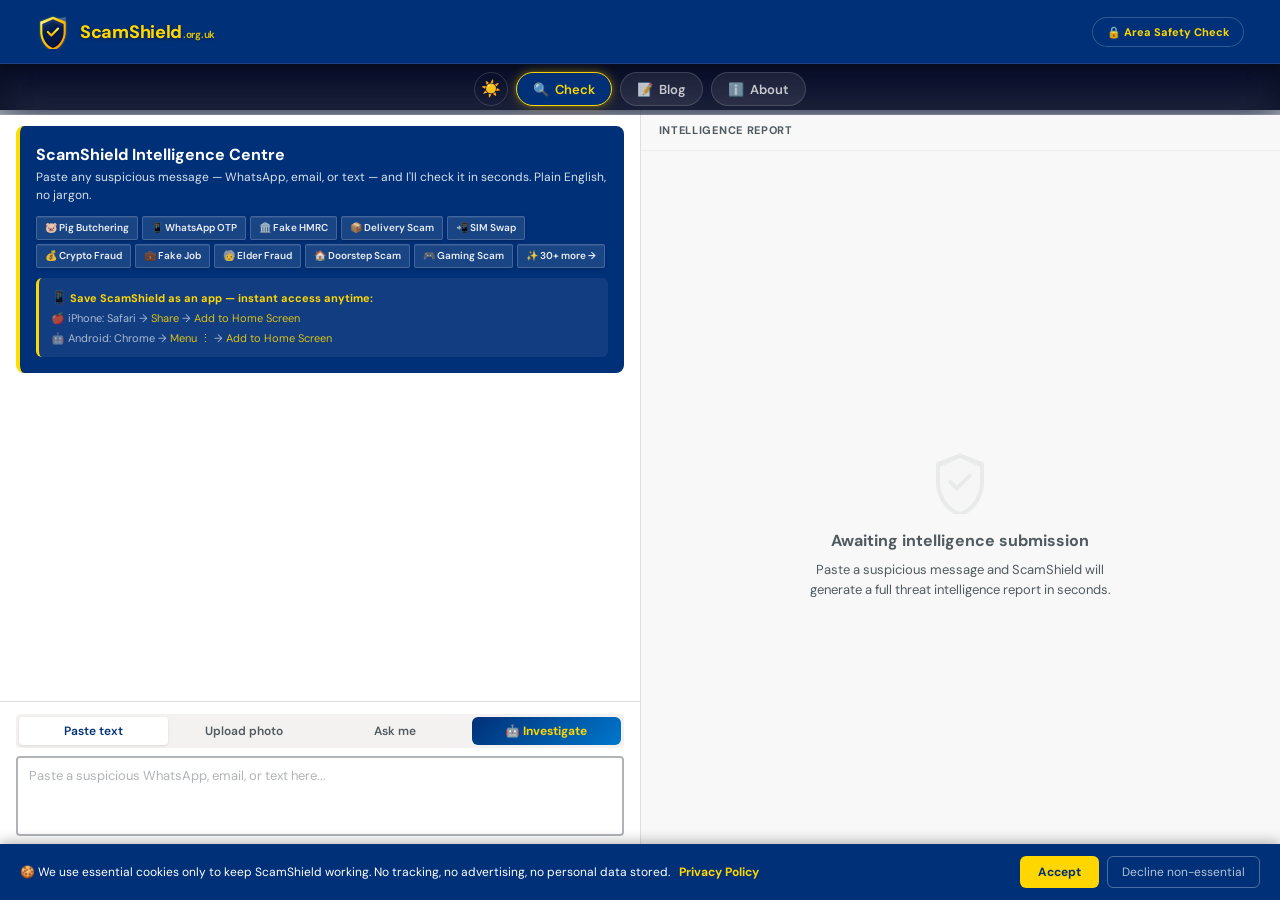
<file: index.html>
<!DOCTYPE html>
<html lang="en" data-theme="dark">
<head>
  <meta charset="UTF-8" />
  <link rel="icon" type="image/svg+xml" href="data:image/svg+xml,%3Csvg xmlns='http://www.w3.org/2000/svg' viewBox='0 0 36 40'%3E%3Cpath d='M18 2L4 8v12c0 10 6.5 17.5 14 19 7.5-1.5 14-9 14-19V8L18 2z' fill='%23003078'/%3E%3Cpath d='M18 6L7 11v9.5c0 8 5 14 11 15.5 6-1.5 11-7.5 11-15.5V11L18 6z' fill='%23FFD600'/%3E%3Cpath d='M18 10L9 14v7c0 6 4 11 9 12.5 5-1.5 9-6.5 9-12.5v-7L18 10z' fill='%23003078'/%3E%3Cpath d='M13 21l3.5 3.5 7-7' stroke='%23FFD600' stroke-width='2.5' stroke-linecap='round' stroke-linejoin='round' fill='none'/%3E%3C/svg%3E">
  <meta name="theme-color" content="#003078">
  <meta name="mobile-web-app-capable" content="yes">
  <meta name="apple-mobile-web-app-capable" content="yes">
  <meta name="apple-mobile-web-app-status-bar-style" content="black-translucent">
  <meta name="apple-mobile-web-app-title" content="ScamShield">
  <meta name="viewport" content="width=device-width, initial-scale=1.0, maximum-scale=1.0" />
  <title>ScamShield UK — Free AI Scam Detector | scamshield.org.uk</title>
  <meta name="description" content="Free AI-powered scam detection for UK consumers. Paste a message, upload a screenshot, or investigate any number. Instant intelligence report. No account needed.">
  <meta name="keywords" content="scam detector UK, fraud check, ScamShield, scam report, UK fraud, WhatsApp scam">
  <link rel="canonical" href="https://scamshield.org.uk">
  <meta name="robots" content="index, follow">
  <meta name="theme-color" content="#003078">
  <meta property="og:title" content="ScamShield UK — Free AI Scam Detector">
  <meta property="og:description" content="Paste any suspicious message and get an instant intelligence report. Free forever. No account needed.">
  <meta property="og:url" content="https://scamshield.org.uk">
  <meta property="og:type" content="website">
  <meta property="og:image" content="https://scamshield.org.uk/og-image.png">
  <meta name="twitter:card" content="summary_large_image">
  <meta name="twitter:site" content="@scamshieldorguk">
  <meta name="twitter:title" content="ScamShield UK — Free AI Scam Detector">
  <meta name="twitter:description" content="Paste any suspicious message and get an instant intelligence report. Free forever. No account needed. Protecting UK families from scams.">
  <meta name="twitter:image" content="https://scamshield.org.uk/og-image.png">
  <link rel="preconnect" href="https://fonts.googleapis.com">
  <link rel="preconnect" href="https://fonts.gstatic.com" crossorigin>
  <link href="https://fonts.googleapis.com/css2?family=Inter:wght@400;500;600;700;800;900&family=DM+Sans:opsz,wght@9..40,400;9..40,500;9..40,600;9..40,700&family=DM+Mono:wght@400;500&display=swap" rel="stylesheet">
  <link rel="stylesheet" href="styles.css">
  <script src="https://accounts.google.com/gsi/client" async defer></script>
  <style>
    /* ── BRAND TOKENS ── */
    :root {
      --blue-dk: #003078;
      --blue:    #1d70b8;
      --blue-lt: #d2e2f1;
      --green:   #00703c;
      --green-lt:#e3f3ec;
      --red:     #d4351c;
      --red-lt:  #fde8e4;
      --yellow:  #ffdd00;
      --orange:  #f47738;
      --black:   #0b0c0c;
      --grey1:   #1d1d1b;
      --grey2:   #505a5f;
      --grey3:   #b1b4b6;
      --grey4:   #f3f2f1;
      --grey5:   #f8f8f8;
      --white:   #ffffff;
      --radius:  4px;
      --radius-lg: 8px;
    }

    *, *::before, *::after { margin:0; padding:0; box-sizing:border-box; }

    html, body {
      font-family: 'DM Sans', sans-serif;
      font-size: 16px;
      /* background + color handled by styles.css dark theme */
    }

    /* ── Premium HD upgrades ── */
    @keyframes appTipGlow {
      0%,100% { background:rgba(255,255,255,.07); box-shadow:0 0 0 0 rgba(255,214,0,0); }
      50% { background:rgba(255,214,0,.1); box-shadow:0 0 8px 2px rgba(255,214,0,.2); }
    }
    @keyframes appTipSlide {
      0% { opacity:0; transform:translateY(6px); }
      100% { opacity:1; transform:translateY(0); }
    }
    @keyframes pillBounce {
      0%,100% { transform:scale(1); }
      40% { transform:scale(1.35); }
      60% { transform:scale(1.2); }
    }
    @keyframes pulse { 0%,100%{opacity:1}50%{opacity:.4} }

    .name-wrap {
      display:flex; align-items:center; gap:6px;
      background:rgba(255,255,255,.08);
      border:1px solid rgba(255,255,255,.2);
      border-radius:var(--radius);
      padding:4px 10px;
    }
    .name-wrap:focus-within { border-color:var(--yellow); }
    .name-wrap input {
      border:none; outline:none; background:transparent;
      font-family:'DM Sans',sans-serif;
      font-size:13px; color:var(--white); width:90px;
    }
    .name-wrap input::placeholder { color:rgba(255,255,255,.4); }
    .name-label { font-size:10px; color:rgba(255,255,255,.5); font-weight:500; }

    /* ════════════════════════════
       APP SHELL — inline in SPA
    ════════════════════════════ */
    .app {
      position: relative;
      width: 100%;
      height: clamp(560px, 82vh, 720px);
      display: flex;
      flex-direction: column;
      overflow: hidden;
      border-radius: 16px;
      border: 1px solid rgba(255,255,255,0.1);
      box-shadow: 0 24px 80px rgba(0,0,0,0.4);
    }

    /* ════════════════════════════
       CHAT PANEL — full screen mobile
    ════════════════════════════ */
    .chat-panel {
      flex: 1;
      display: flex;
      flex-direction: column;
      background: var(--white);
      overflow: hidden;
      min-width: 0;
    }

    /* Messages scroll area */
    .chat-messages {
      flex: 1;
      overflow-y: auto;
      overflow-x: hidden;
      -webkit-overflow-scrolling: touch;
      padding: 12px;
      display: flex;
      flex-direction: column;
      gap: 10px;
    }
    .chat-messages::-webkit-scrollbar { width:3px; }
    .chat-messages::-webkit-scrollbar-thumb { background:var(--grey3); border-radius:2px; }

    /* Mobile: collapse empty gap between welcome card and input */
    @media (max-width: 767px) {
      .chat-messages { flex: 0 0 auto; }
    }

    /* Welcome card */
    .welcome-card {
      background: var(--blue-dk);
      border-left: 4px solid var(--yellow);
      border-radius: var(--radius-lg);
      padding: 12px 14px;
      color: var(--white);
    }
    .welcome-card h3 { font-size:14px; font-weight:700; margin-bottom:4px; }
    .welcome-card p  { font-size:11px; opacity:.85; line-height:1.5; margin-bottom:10px; }
    .scam-pills { display:flex; flex-wrap:wrap; gap:4px; }
    .scam-pill {
      background:rgba(255,255,255,.1);
      border:1px solid rgba(255,255,255,.18);box-shadow:0 1px 3px rgba(0,0,0,.2),inset 0 1px 0 rgba(255,255,255,.08);
      color:rgba(255,255,255,.9);
      font-size:10px; font-weight:600;
      padding:2px 7px; border-radius:2px;
    }

    /* Agent messages */
    .agent-msg { display:flex; gap:8px; align-items:flex-start; animation:fadeUp .25s ease both; }
    @keyframes fadeUp { from{opacity:0;transform:translateY(5px)} to{opacity:1;transform:translateY(0)} }
    .agent-avatar {
      width:28px; height:28px; border-radius:var(--radius);
      background:var(--blue-dk);
      display:flex; align-items:center; justify-content:center;
      flex-shrink:0;
    }
    .agent-bubble {
      background:var(--grey4);
      border-left:3px solid var(--blue);
      border-radius:0 var(--radius-lg) var(--radius-lg) var(--radius-lg);
      padding:8px 11px;
      font-size:13px; line-height:1.55;
      color:var(--grey1); max-width:84%;
    }
    .agent-name { font-size:9px; font-weight:700; color:var(--blue); text-transform:uppercase; letter-spacing:.6px; margin-bottom:3px; }

    /* User messages */
    .user-msg { display:flex; justify-content:flex-end; animation:fadeUp .2s ease both; }
    .user-bubble {
      background:var(--blue);
      color:var(--white);
      border-radius:var(--radius-lg) var(--radius-lg) var(--radius) var(--radius-lg);
      padding:8px 13px;
      font-size:12px; line-height:1.5;
      max-width:82%; white-space:pre-line; font-weight:500;
    }

    /* Typing dots */
    .typing-row { display:none; align-items:flex-start; gap:8px; }
    .typing-row.visible { display:flex; }
    .typing-dots {
      background:var(--grey4); border-left:3px solid var(--blue);
      border-radius:0 var(--radius-lg) var(--radius-lg) var(--radius-lg);
      padding:10px 14px; display:flex; gap:4px;
    }
    .typing-dots span {
      width:6px; height:6px; background:var(--blue); border-radius:50%;
      animation:bounce .9s ease-in-out infinite;
    }
    .typing-dots span:nth-child(2){animation-delay:.15s}
    .typing-dots span:nth-child(3){animation-delay:.3s}
    @keyframes bounce{0%,80%,100%{transform:translateY(0)}40%{transform:translateY(-5px)}}

    /* ════════════════════════════
       INPUT AREA — fixed bottom
    ════════════════════════════ */
    .input-area {
      flex-shrink: 0;
      background: var(--white);
      border-top: 1px solid #dde0e3;
      padding: 8px 12px;
      padding-bottom: calc(8px + env(safe-area-inset-bottom));
    }

    .tabs { display:flex; gap:2px; margin-bottom:8px; background:var(--grey4); padding:3px; border-radius:var(--radius); }
    .tab {
      flex:1; border:none; background:transparent;
      color:var(--grey2); cursor:pointer;
      font-family:'DM Sans',sans-serif;
      font-size:12px; font-weight:600;
      padding:5px 4px; border-radius:var(--radius); transition:all .15s;
    }
    .tab.active { background:var(--white); color:var(--blue-dk); box-shadow:0 1px 3px rgba(0,0,0,.1); }

    .tab-content { display:none; }
    .tab-content.active { display:block; }

    .chat-textarea {
      width:100%; min-height:64px; max-height:110px;
      border:2px solid var(--grey3); border-radius:var(--radius);
      padding:9px 11px;
      font-family:'DM Sans',sans-serif;
      font-size:16px; /* MUST be 16px+ to prevent iOS zoom */
      line-height:1.45; color:var(--black);
      resize:none; outline:none; transition:border-color .15s;
    }
    .chat-textarea:focus { border-color:var(--blue); }
    .chat-textarea::placeholder { color:var(--grey3); font-size:13px; }

    .upload-zone {
      border:2px dashed var(--grey3); border-radius:var(--radius);
      padding:18px; text-align:center; cursor:pointer;
      background:var(--grey5); transition:all .15s;
    }
    .upload-zone:hover { border-color:var(--blue); background:var(--blue-lt); }
    .upload-icon { font-size:22px; display:block; margin-bottom:5px; }
    .upload-text { font-size:13px; font-weight:600; color:var(--grey1); }
    .upload-sub  { font-size:11px; color:var(--grey2); margin-top:2px; }
    .image-preview { display:none; margin-top:7px; }
    .image-preview img { max-width:100%; max-height:70px; border-radius:var(--radius); border:1px solid var(--grey3); }
    .ocr-status { font-size:12px; color:var(--blue); font-weight:600; margin-top:4px; }
    input[type="file"] { display:none; }

    .input-footer { display:flex; justify-content:space-between; align-items:center; margin-top:7px; }
    .char-count { font-size:11px; color:var(--grey2); }

    .send-btn {
      background:var(--blue-dk); color:var(--white);
      border:none; border-radius:var(--radius);
      padding:9px 18px;
      font-family:'DM Sans',sans-serif; font-size:13px; font-weight:700;
      cursor:pointer; transition:background .15s, transform .1s;
      box-shadow:0 2px 0 #001a4e;
    }
    .send-btn:hover:not(:disabled) { background:var(--blue); }
    .send-btn:active:not(:disabled) { transform:translateY(1px); box-shadow:0 1px 0 #001a4e; }
    .send-btn:disabled { opacity:.45; cursor:not-allowed; }

    .error-box {
      display:none; margin-top:7px;
      padding:7px 11px;
      background:var(--red-lt); border-left:4px solid var(--red);
      border-radius:var(--radius);
      font-size:12px; font-weight:600; color:var(--red);
    }
    .error-box.visible { display:block; animation:fadeUp .2s ease; }

    /* ════════════════════════════
       RESULTS — BOTTOM SHEET (mobile)
    ════════════════════════════ */
    .sheet-overlay {
      display:none; /* Not used — results are full screen */
    }
    .sheet-overlay.visible { display:none; }

    .results-panel {
      position: fixed;
      left:0; right:0; bottom:0; top:0;
      height: 100dvh;
      background: var(--white);
      border-radius: 0;
      border-top: 3px solid var(--blue);
      z-index: 199;
      display: flex;
      flex-direction: column;
      transform: translateY(100%);
      transition: transform .35s cubic-bezier(.32,.72,0,1);
      overflow: hidden;
    }
    .results-panel.open { transform: translateY(0); }

    /* Desktop — restore side panel, not full screen */
    @media (min-width: 768px) {
      .results-panel {
        position: static !important;
        transform: none !important;
        top: auto !important;
        height: auto !important;
        border-radius: 0 !important;
        border-top: none !important;
        z-index: auto !important;
      }
    }

    /* Drag handle — hidden on mobile (close button only) */
    .sheet-handle {
      display: none !important;
    }
    .sheet-handle-old {
      display: flex;
      justify-content: center;
      padding: 10px 0 6px;
      flex-shrink: 0;
    }
    .sheet-handle-bar {
      width:36px; height:4px;
      background:var(--grey3); border-radius:2px;
    }

    .sheet-header {
      display: flex;
      justify-content: space-between;
      align-items: center;
      padding: 0 16px 8px;
      flex-shrink: 0;
      border-bottom: 1px solid #eaecee;
    }
    .sheet-title {
      font-size:12px; font-weight:700;
      text-transform:uppercase; letter-spacing:.7px;
      color:var(--grey2);
    }
    .sheet-close {
      background:none; border:none;
      font-size:12px; font-weight:700;
      color:var(--blue); cursor:pointer;
      font-family:'DM Sans',sans-serif;
      padding:4px 8px; border-radius:var(--radius);
    }
    .sheet-close:hover { background:var(--grey4); }

    .results-area {
      flex:1; overflow-y:auto;
      -webkit-overflow-scrolling:touch;
      padding:12px;
      padding-bottom:calc(16px + env(safe-area-inset-bottom));
    }
    .results-area::-webkit-scrollbar { width:3px; }
    .results-area::-webkit-scrollbar-thumb { background:var(--grey3); border-radius:2px; }

    /* ════════════════════════════
       RESULT CARDS
    ════════════════════════════ */
    .result-card {
      background:var(--white);
      border:1px solid #dde0e3;
      border-radius:var(--radius-lg);
      overflow:hidden;
      margin-bottom:10px;
      animation:fadeUp .3s ease both;
    }

    .risk-meter {
      padding:14px 16px;
      display:flex; align-items:center; gap:14px;
      border-bottom:1px solid #eaecee;
    }
    .risk-circle {
      width:64px; height:64px; border-radius:50%;
      border:3px solid; flex-shrink:0;
      display:flex; flex-direction:column; align-items:center; justify-content:center;
    }
    .risk-circle-num { font-size:24px; font-weight:700; line-height:1; font-family:'DM Mono',monospace; }
    .risk-circle-label { font-size:8px; font-weight:700; text-transform:uppercase; letter-spacing:.4px; opacity:.7; }
    .risk-right { flex:1; min-width:0; }
    .risk-spoken { font-size:14px; font-weight:700; margin-bottom:6px; line-height:1.3; }
    .risk-bar-bg { height:5px; background:#eaecee; border-radius:3px; overflow:hidden; margin-bottom:6px; }
    .risk-bar-fill { height:100%; width:0; border-radius:3px; transition:width .7s cubic-bezier(.4,0,.2,1); }
    .scam-type-badge {
      display:inline-block; font-size:9px; font-weight:700;
      padding:2px 7px; border-radius:var(--radius);
      background:var(--blue-lt); color:var(--blue-dk);
      letter-spacing:.3px; text-transform:uppercase;
    }

    .summary-box {
      padding:12px 16px;
      background:var(--grey5); border-bottom:1px solid #eaecee;
      font-size:12px; line-height:1.65; color:var(--grey1);
    }
    .sec-head {
      font-size:10px; font-weight:700; text-transform:uppercase;
      letter-spacing:.8px; color:var(--grey2);
      padding:12px 16px 7px; border-top:1px solid #eaecee;
    }

    .flag-card { display:flex; gap:10px; padding:9px 16px; border-bottom:1px solid #f0f1f2; align-items:flex-start; }
    .flag-card:last-child { border-bottom:none; }
    .flag-dot { width:8px; height:8px; border-radius:50%; flex-shrink:0; margin-top:3px; }
    .flag-dot.high   { background:var(--red); }
    .flag-dot.medium { background:var(--orange); }
    .flag-dot.low    { background:var(--green); }
    .flag-card.high   { background:#fffaf9; }
    .flag-card.medium { background:#fff9f5; }
    .flag-title { font-size:12px; font-weight:700; color:var(--grey1); margin-bottom:2px; }
    .flag-desc  { font-size:11px; color:var(--grey2); line-height:1.5; }
    .flag-quote { font-size:11px; color:var(--grey2); font-style:italic; margin-top:3px; padding:3px 7px; background:var(--grey4); border-left:2px solid var(--grey3); border-radius:0 2px 2px 0; }

    .question-card { display:flex; align-items:center; gap:10px; padding:9px 16px; border-bottom:1px solid #f0f1f2; cursor:pointer; transition:background .15s; }
    .question-card:hover { background:var(--grey5); }
    .q-num { width:20px; height:20px; background:var(--blue); color:var(--white); border-radius:var(--radius); font-size:10px; font-weight:700; display:flex; align-items:center; justify-content:center; flex-shrink:0; }
    .q-text { font-size:12px; color:var(--grey1); flex:1; line-height:1.45; }
    .copy-hint { font-size:10px; color:var(--blue); font-weight:700; flex-shrink:0; }

    .advice-card { display:flex; gap:10px; align-items:flex-start; padding:9px 16px; border-bottom:1px solid #f0f1f2; }
    .advice-num { width:20px; height:20px; background:var(--green); color:var(--white); border-radius:var(--radius); font-size:10px; font-weight:700; display:flex; align-items:center; justify-content:center; flex-shrink:0; margin-top:1px; }
    .advice-text { font-size:12px; color:var(--grey1); line-height:1.55; flex:1; }

    .report-section { padding-bottom:4px; }
    .report-title { font-size:10px; font-weight:700; text-transform:uppercase; letter-spacing:.8px; color:var(--grey2); padding:12px 16px 7px; border-top:1px solid #eaecee; }
    .report-link { display:flex; align-items:center; justify-content:space-between; padding:9px 16px; border-bottom:1px solid #f0f1f2; text-decoration:none; transition:background .15s; }
    .report-link:hover { background:var(--grey5); }
    .report-link-name { font-size:12px; font-weight:700; color:var(--blue); text-decoration:underline; }
    .report-link-reason { font-size:11px; color:var(--grey2); margin-top:1px; }
    .report-link.high-priority .report-link-name { color:var(--red); }
    .report-arrow { font-size:14px; color:var(--grey3); flex-shrink:0; }

    .draft-btn { display:block; width:calc(100% - 32px); margin:10px 16px; padding:10px; background:var(--blue-dk); color:var(--white); border:none; border-radius:var(--radius); font-family:'DM Sans',sans-serif; font-size:13px; font-weight:700; cursor:pointer; text-align:center; transition:background .15s; box-shadow:0 2px 0 #001a4e; }
    .draft-btn:hover { background:var(--blue); }

    .companion-msg { margin:0 16px 14px; padding:11px 13px; background:#e8f0fd; border-left:4px solid var(--blue); border-radius:0 var(--radius-lg) var(--radius-lg) 0; font-size:12px; line-height:1.6; color:var(--blue-dk); }

    /* Empty state */
    .empty-state { display:flex; flex-direction:column; align-items:center; justify-content:center; height:100%; min-height:200px; text-align:center; color:var(--grey2); padding:30px 20px; }
    .empty-shield { width:52px; height:52px; margin-bottom:14px; opacity:.2; }
    .empty-state h3 { font-size:14px; font-weight:700; color:var(--grey2); margin-bottom:6px; }
    .empty-state p { font-size:12px; line-height:1.55; max-width:260px; }

    /* Toast */
    .toast {
      position:fixed; bottom:20px; left:50%;
      transform:translateX(-50%) translateY(60px);
      background:var(--black); color:var(--white);
      padding:9px 18px; border-radius:var(--radius);
      font-size:12px; font-weight:600;
      opacity:0; transition:all .25s ease; z-index:200;
      border-left:3px solid var(--yellow);
    }
    .toast.visible { opacity:1; transform:translateX(-50%) translateY(0); }

    /* ════════════════════════════
       DESKTOP — side-by-side
    ════════════════════════════ */

    /* ── CLICKABLE PILLS ── */
    .scam-pill.clickable { cursor:pointer; transition:background .15s,transform .1s; }
    .scam-pill.clickable:hover { background:rgba(255,255,255,.25); transform:translateY(-1px); }
    .scam-pill.clickable:active { transform:scale(.96); }

    /* ── LEARN DRAWER ── */
    .learn-overlay { display:none; position:fixed; inset:0; background:rgba(0,0,0,.5); z-index:200; opacity:0; transition:opacity .3s ease; }
    .learn-overlay.visible { opacity:1; }
    .learn-drawer {
      position:fixed; left:0; right:0; bottom:0;
      height:90dvh; background:var(--white);
      border-radius:16px 16px 0 0; border-top:3px solid var(--yellow);
      z-index:201; display:flex; flex-direction:column;
      transform:translateY(100%); transition:transform .35s cubic-bezier(.32,.72,0,1);
      overflow:hidden;
    }
    .learn-drawer.open { transform:translateY(0); }
    .learn-handle { display:flex; justify-content:center; padding:10px 0 4px; flex-shrink:0; }
    .learn-handle-bar { width:36px; height:4px; background:var(--grey3); border-radius:2px; }
    .learn-header { display:flex; align-items:center; justify-content:space-between; padding:6px 16px 10px; border-bottom:1px solid #eaecee; flex-shrink:0; }
    .learn-title { font-size:15px; font-weight:700; color:var(--black); }
    .learn-back { display:none; background:none; border:none; font-size:12px; font-weight:700; color:var(--blue); cursor:pointer; font-family:'DM Sans',sans-serif; padding:4px 8px; border-radius:var(--radius); }
    .learn-back:hover { background:var(--grey4); }
    .learn-close { background:none; border:none; font-size:18px; color:var(--grey2); cursor:pointer; padding:0 4px; line-height:1; }
    .learn-body { flex:1; overflow-y:auto; -webkit-overflow-scrolling:touch; padding:12px; }
    .learn-body::-webkit-scrollbar { width:3px; }
    .learn-body::-webkit-scrollbar-thumb { background:var(--grey3); border-radius:2px; }

    .learn-grid { display:grid; grid-template-columns:repeat(2,1fr); gap:10px; }
    .learn-card { background:var(--grey5); border:1px solid #dde0e3; border-radius:var(--radius-lg); padding:14px 12px; cursor:pointer; transition:all .15s; display:flex; flex-direction:column; gap:4px; }
    .learn-card:hover { background:var(--blue-lt); border-color:var(--blue); transform:translateY(-1px); }
    .learn-card:active { transform:scale(.97); }
    .learn-card-icon { font-size:22px; line-height:1; }
    .learn-card-name { font-size:13px; font-weight:700; color:var(--black); line-height:1.2; }
    .learn-card-desc { font-size:11px; color:var(--grey2); line-height:1.4; }
    .learn-card-risk { display:inline-block; font-size:9px; font-weight:700; padding:2px 6px; border-radius:var(--radius); margin-top:3px; align-self:flex-start; }
    .risk-critical { background:#fde8e4; color:#d4351c; }
    .risk-high { background:#fef3ec; color:#f47738; }
    .risk-medium { background:#faeeda; color:#854F0B; }

    .learn-detail { display:none; }
    .learn-detail.active { display:block; }
    .learn-home { display:block; }
    .learn-home.hidden { display:none; }

    .detail-hero { background:var(--blue-dk); border-radius:var(--radius-lg); padding:16px; margin-bottom:12px; color:var(--white); }
    .detail-icon { font-size:28px; margin-bottom:6px; }
    .detail-name { font-size:17px; font-weight:700; margin-bottom:4px; }
    .detail-blurb { font-size:12px; opacity:.85; line-height:1.5; }
    .detail-section { background:var(--white); border:1px solid #dde0e3; border-radius:var(--radius-lg); overflow:hidden; margin-bottom:10px; }
    .detail-section-head { background:var(--grey5); padding:9px 14px; font-size:10px; font-weight:700; text-transform:uppercase; letter-spacing:.7px; color:var(--grey2); border-bottom:1px solid #eaecee; }
    .detail-row { display:flex; align-items:flex-start; gap:10px; padding:9px 14px; border-bottom:1px solid #f0f1f2; font-size:12px; color:var(--grey1); line-height:1.5; }
    .detail-row:last-child { border-bottom:none; }
    .detail-dot { font-size:9px; margin-top:3px; flex-shrink:0; }
    /* ── Report Preparation Panel ── */
    .prep-report-btn { display:block; width:100%; padding:12px; margin-top:10px; background:#003078; color:#FFD600; border:none; border-radius:var(--radius); font-family:'DM Sans',sans-serif; font-size:13px; font-weight:700; cursor:pointer; text-align:center; letter-spacing:.3px; }
    .prep-report-btn:hover { background:#1d4f8c; }
    .report-prep-panel { background:#f8f9fa; border:1px solid #dee2e6; border-radius:8px; margin-top:10px; overflow:hidden; }
    .report-prep-header { background:#003078; color:#fff; padding:10px 14px; font-size:12px; font-weight:700; display:flex; align-items:center; gap:6px; }
    .report-authority { border-bottom:1px solid #dee2e6; }
    .report-authority:last-child { border-bottom:none; }
    .authority-header { padding:10px 14px; cursor:pointer; display:flex; justify-content:space-between; align-items:center; background:#fff; }
    .authority-header:hover { background:#f0f4ff; }
    .authority-name { font-size:12px; font-weight:700; color:#003078; }
    .authority-tag { font-size:10px; color:#fff; background:#003078; border-radius:3px; padding:2px 6px; }
    .authority-tag.required { background:#d4351c; }
    .authority-body { padding:10px 14px 14px; background:#fafbff; display:none; }
    .authority-body.open { display:block; }
    .report-field { margin-bottom:10px; }
    .report-field label { font-size:10px; font-weight:700; color:#546E7A; text-transform:uppercase; letter-spacing:.5px; display:block; margin-bottom:3px; }
    .report-field-content { background:#fff; border:1px solid #cdd5df; border-radius:5px; padding:8px 10px; font-size:11px; color:#222; line-height:1.6; white-space:pre-wrap; word-break:break-word; }
    .copy-field-btn { margin-top:4px; font-size:10px; font-weight:700; color:#003078; background:none; border:1px solid #003078; border-radius:4px; padding:3px 10px; cursor:pointer; }
    .copy-field-btn:hover { background:#003078; color:#fff; }
    .copy-field-btn.copied { background:#00703c; border-color:#00703c; color:#fff; }
    .authority-link { display:block; margin-top:8px; background:#003078; color:#FFD600; text-align:center; padding:8px; border-radius:5px; font-size:12px; font-weight:700; text-decoration:none; }
    .authority-link:hover { background:#1d4f8c; }
    .report-btn { display:block; width:100%; padding:11px; margin-top:4px; background:var(--blue-dk); color:var(--white); border:none; border-radius:var(--radius); font-family:'DM Sans',sans-serif; font-size:13px; font-weight:700; cursor:pointer; text-align:center; box-shadow:0 2px 0 #001a4e; transition:background .15s; }
    .report-btn:hover { background:var(--blue); }

    @media (min-width: 768px) {
      .learn-drawer { left:auto; width:440px; right:0; height:100%; border-radius:0; border-top:none; border-left:3px solid var(--yellow); }
      .learn-handle { display:none; }
      .learn-grid { grid-template-columns:repeat(2,1fr); }
    }

    @media (min-width: 768px) {
      .topbar { height:56px; padding:0 24px; }
      .brand-icon { width:34px; height:34px; }
      .brand-name { font-size:20px; }
      .brand-tag { display:block; font-size:11px; color:var(--blue-lt); }
      .name-wrap input { width:130px; }

      .app { flex-direction: row; }

      /* Chat panel — left 42% */
      .chat-panel {
        width: 42%;
        min-width: 320px;
        border-right: 1px solid #dde0e3;
        flex-shrink: 0;
      }
      .chat-messages { padding:16px; }
      .welcome-card { padding:16px; }
      .welcome-card h3 { font-size:15px; margin-bottom:5px; }
      .welcome-card p { font-size:12px; margin-bottom:12px; }
      .scam-pill { font-size:10px; padding:3px 8px; }
      .chat-textarea { font-size:14px; min-height:80px; max-height:140px; }
      .chat-textarea::placeholder { font-size:13px; }
      .input-area { padding:12px 16px 14px; }
      .tab { font-size:12px; padding:6px 4px; }

      /* Results panel — right fills remaining, NOT a sheet */
      .sheet-overlay { display:none !important; }
      .results-panel {
        position: static !important;
        transform: none !important;
        flex: 1;
        height: auto;
        border-radius: 0;
        border-top: none;
        border-left: none;
        background: var(--grey5);
        z-index: auto;
        transition: none;
      }
      .sheet-handle { display:none; }
      .sheet-header { border-bottom:1px solid #eaecee; padding:12px 18px 10px; }
      .sheet-title { font-size:11px; }
      .sheet-close { display:none; }
      .results-area { padding:16px; }

      /* Risk circle bigger on desktop */
      .risk-circle { width:72px; height:72px; }
      .risk-circle-num { font-size:26px; }
      .risk-meter { padding:18px 20px; gap:18px; }
      .summary-box { padding:14px 20px; font-size:13px; }
      .sec-head { padding:14px 20px 8px; font-size:11px; }
      .flag-card { padding:10px 20px; }
      .flag-title { font-size:12px; }
      .flag-desc  { font-size:12px; }
      .question-card { padding:10px 20px; }
      .q-text { font-size:12px; }
      .advice-card { padding:10px 20px; }
      .advice-text { font-size:12px; }
      .report-link { padding:10px 20px; }
      .report-link-name { font-size:12px; }
      .report-link-reason { font-size:11px; }
      .draft-btn { width:calc(100% - 40px); margin:12px 20px; font-size:13px; }
      .companion-msg { margin:0 20px 16px; font-size:13px; }
      .result-card { margin-bottom:12px; }
      .empty-state { min-height:300px; padding:40px; }
      .empty-shield { width:64px; height:64px; }
      .empty-state h3 { font-size:16px; }
      .empty-state p { font-size:13px; max-width:320px; }
    }
    /* ── LOCAL ALERT BANNER ── */
    .alert-banner {
      display: none;
      margin: 8px 12px 0;
      background: var(--blue-dk);
      border-left: 4px solid var(--yellow);
      border-radius: var(--radius-lg);
      padding: 10px 12px;
      cursor: pointer;
      animation: fadeUp .3s ease both;
    }
    .alert-banner.visible { display: flex; align-items: flex-start; gap: 10px; }
    .alert-banner-icon { font-size: 18px; flex-shrink: 0; margin-top: 1px; }
    .alert-banner-text { flex: 1; }
    .alert-banner-title { font-size: 12px; font-weight: 700; color: var(--yellow); margin-bottom: 2px; }
    .alert-banner-body  { font-size: 11px; color: rgba(255,255,255,.85); line-height: 1.45; }
    .alert-banner-close { font-size: 14px; color: rgba(255,255,255,.5); cursor: pointer; flex-shrink: 0; background: none; border: none; padding: 0; }
    .alert-banner-close:hover { color: var(--white); }

    /* ── NEARBY SCAMS SHEET ── */
    .nearby-sheet {
      position: fixed; left: 0; right: 0; bottom: 0;
      height: 85dvh; background: var(--white);
      border-radius: 16px 16px 0 0;
      border-top: 3px solid var(--yellow);
      z-index: 201; display: flex; flex-direction: column;
      transform: translateY(100%);
      transition: transform .35s cubic-bezier(.32,.72,0,1);
      overflow: hidden;
    }
    .nearby-sheet.open { transform: translateY(0); }
    .nearby-handle { display:flex; justify-content:center; padding:10px 0 4px; flex-shrink:0; }
    .nearby-handle-bar { width:36px; height:4px; background:var(--grey3); border-radius:2px; }
    .nearby-header { display:flex; align-items:center; justify-content:space-between; padding:4px 16px 10px; border-bottom:1px solid #eaecee; flex-shrink:0; }
    .nearby-title { font-size:14px; font-weight:700; color:var(--black); }
    .nearby-close { background:none; border:none; font-size:18px; color:var(--grey2); cursor:pointer; padding:0 4px; }
    .nearby-body { flex:1; overflow-y:auto; -webkit-overflow-scrolling:touch; padding:12px; }
    .nearby-body::-webkit-scrollbar { width:3px; }

    .nearby-stat-row { display:flex; gap:8px; margin-bottom:12px; }
    .nearby-stat { flex:1; background:var(--grey5); border:1px solid #dde0e3; border-radius:var(--radius-lg); padding:10px 12px; text-align:center; }
    .nearby-stat-num { font-size:22px; font-weight:700; color:var(--blue-dk); font-family:'DM Mono',monospace; }
    .nearby-stat-label { font-size:10px; color:var(--grey2); margin-top:2px; font-weight:600; text-transform:uppercase; letter-spacing:.4px; }

    .nearby-crime-card { background:var(--white); border:1px solid #dde0e3; border-radius:var(--radius-lg); overflow:hidden; margin-bottom:10px; }
    .nearby-crime-head { display:flex; align-items:center; gap:10px; padding:10px 14px; background:var(--grey5); border-bottom:1px solid #eaecee; cursor:pointer; user-select:none; transition:background .15s; }
    .nearby-crime-head:hover { background:#e8edf5; }
    .nearby-crime-head.expandable { cursor:pointer; }
    .nearby-crime-icon { font-size:16px; }
    .nearby-crime-type { font-size:12px; font-weight:700; color:var(--black); flex:1; }
    .nearby-crime-count { font-size:11px; font-weight:700; color:var(--blue); background:var(--blue-lt); padding:2px 7px; border-radius:20px; }
    .nearby-crime-arrow { font-size:12px; color:var(--grey2); transition:transform .25s; flex-shrink:0; margin-left:4px; }
    .nearby-crime-arrow.open { transform:rotate(180deg); }
    .nearby-crime-row { padding:8px 14px; border-bottom:1px solid #f0f1f2; font-size:11px; color:var(--grey2); line-height:1.45; display:flex; gap:8px; align-items:flex-start; }
    .nearby-crime-row:last-child { border-bottom:none; }
    .nearby-crime-dot { font-size:8px; margin-top:3px; flex-shrink:0; }
    .nearby-crime-body { display:none; }
    .nearby-crime-body.open { display:block; }
    .nearby-incident { padding:7px 14px; border-bottom:1px solid #f5f6f7; font-size:10.5px; color:var(--grey2); display:flex; gap:8px; align-items:flex-start; }
    .nearby-incident:last-child { border-bottom:none; }
    .nearby-incident-pin { width:6px; height:6px; border-radius:50%; background:var(--blue); flex-shrink:0; margin-top:4px; }
    .nearby-incident-loc { font-size:10px; color:var(--grey3); margin-top:2px; }
    .nearby-no-incidents { padding:10px 14px; font-size:11px; color:var(--grey3); font-style:italic; }
    .nearby-more-btn { display:flex; align-items:center; gap:8px; padding:10px 14px; background:#f0f4ff; border:none; width:100%; text-align:left; cursor:pointer; font-family:'DM Sans',sans-serif; font-size:11px; font-weight:700; color:var(--blue); border-top:1px solid #dde0e3; transition:background .15s; }
    .nearby-more-btn:hover { background:#e4eaff; }
    .nearby-more-btn .more-spinner { width:13px; height:13px; border:2px solid #c7d2fe; border-top-color:var(--blue); border-radius:50%; animation:spin .7s linear infinite; display:none; flex-shrink:0; }
    .nearby-more-btn.loading .more-spinner { display:inline-block; }
    .nearby-more-btn.loading .more-text { opacity:.6; }
    .nearby-ai-summary { margin:0; padding:12px 14px; background:#f8faff; border-top:1px solid #dde6ff; font-size:11px; color:var(--grey1); line-height:1.65; }
    .nearby-ai-summary .summary-badge { display:inline-flex; align-items:center; gap:4px; background:#e8f0fd; color:var(--blue); font-size:10px; font-weight:700; padding:2px 7px; border-radius:20px; margin-bottom:8px; }
    .nearby-ai-summary ul { margin:6px 0 0 0; padding-left:16px; }
    .nearby-ai-summary li { margin-bottom:4px; }

    .nearby-tip { background:#e8f0fd; border-left:4px solid var(--blue); border-radius:0 var(--radius-lg) var(--radius-lg) 0; padding:10px 13px; margin-bottom:10px; font-size:12px; color:var(--blue-dk); line-height:1.55; }
    .nearby-loading { text-align:center; padding:40px 20px; color:var(--grey2); font-size:13px; }
    .nearby-spinner { width:28px; height:28px; border:3px solid #eaecee; border-top-color:var(--blue); border-radius:50%; animation:spin .7s linear infinite; margin:0 auto 12px; }
    @keyframes spin { to { transform:rotate(360deg); } }

    @media (min-width: 768px) {
      .nearby-sheet { left:auto; width:440px; right:0; height:100%; border-radius:0; border-top:none; border-left:3px solid var(--yellow); }
      .nearby-handle { display:none; }
      .alert-banner { margin:8px 16px 0; }
    }
  </style>
  <script type="application/ld+json">
  {
    "@context": "https://schema.org",
    "@type": "WebApplication",
    "name": "ScamShield UK",
    "url": "https://scamshield.org.uk",
    "description": "Free AI-powered scam detection tool for UK consumers. Paste suspicious messages, upload screenshots, investigate phone numbers and get instant intelligence reports.",
    "applicationCategory": "SecurityApplication",
    "operatingSystem": "Any",
    "offers": {
      "@type": "Offer",
      "price": "0",
      "priceCurrency": "GBP"
    },
    "creator": {
      "@type": "Organization",
      "name": "ScamShield UK",
      "url": "https://scamshield.org.uk"
    },
    "featureList": [
      "AI scam message detection",
      "Screenshot OCR analysis",
      "Phone number investigation",
      "Official UK report preparation",
      "Local crime alerts",
      "No account required",
      "Free forever"
    ],
    "audience": {
      "@type": "Audience",
      "audienceType": "UK Consumers"
    },
    "inLanguage": "en-GB",
    "isAccessibleForFree": true,
    "keywords": "scam detector UK, fraud check, ScamShield, scam report, UK fraud protection"
  }
  </script>
  <script type="application/ld+json">
  {
    "@context": "https://schema.org",
    "@type": "Organization",
    "name": "ScamShield UK",
    "url": "https://scamshield.org.uk",
    "logo": "https://scamshield.org.uk/og-image.png",
    "description": "Independent, free AI-powered scam detection tool for UK consumers. Not a government website. Not affiliated with Singapore ScamShield. No personal data collected.",
    "areaServed": {
      "@type": "Country",
      "name": "United Kingdom"
    },
    "knowsAbout": [
      "Scam detection",
      "Fraud prevention",
      "UK consumer protection",
      "Phishing detection",
      "Online fraud"
    ],
    "sameAs": []
  }
  </script>
  <script type="application/ld+json">
  {
    "@context": "https://schema.org",
    "@type": "FAQPage",
    "mainEntity": [
      {
        "@type": "Question",
        "name": "How does ScamShield UK detect scams?",
        "acceptedAnswer": {
          "@type": "Answer",
          "text": "ScamShield UK uses AI-powered analysis with 50+ coded fraud patterns to instantly detect scams. Paste any suspicious message from WhatsApp, email, or text and receive an intelligence report in seconds."
        }
      },
      {
        "@type": "Question",
        "name": "Is ScamShield UK free to use?",
        "acceptedAnswer": {
          "@type": "Answer",
          "text": "Yes, ScamShield UK is completely free. No account is needed, no personal data is stored, and the service will remain free forever."
        }
      },
      {
        "@type": "Question",
        "name": "How do I report a scam in the UK?",
        "acceptedAnswer": {
          "@type": "Answer",
          "text": "You can report scams to Action Fraud (the UK's national fraud reporting centre), the FCA for financial scams, ICO for data breaches, Ofcom for nuisance calls, and CEOP for child exploitation. ScamShield UK helps prepare official reports for all these agencies."
        }
      },
      {
        "@type": "Question",
        "name": "Can ScamShield UK check phone numbers and websites?",
        "acceptedAnswer": {
          "@type": "Answer",
          "text": "Yes, use the Investigate tab to check suspicious phone numbers, email addresses, URLs, and company names. ScamShield UK provides a detailed threat intelligence report for each investigation."
        }
      },
      {
        "@type": "Question",
        "name": "Does ScamShield UK store my messages?",
        "acceptedAnswer": {
          "@type": "Answer",
          "text": "No. ScamShield UK does not store any messages or personal data. All analysis happens in real time and nothing is saved. We use essential cookies only with no tracking or advertising."
        }
      },
      {
        "@type": "Question",
        "name": "Is ScamShield UK a government website?",
        "acceptedAnswer": {
          "@type": "Answer",
          "text": "No. ScamShield UK (scamshield.org.uk) is an independent, free community tool. It is not a UK government website and is not affiliated with the Singapore Government's ScamShield app (scamshield.gov.sg). ScamShield UK does not collect personal data, passwords, or bank details. It directs users to official UK reporting channels such as Action Fraud and the FCA."
        }
      },
      {
        "@type": "Question",
        "name": "Is ScamShield UK safe to use?",
        "acceptedAnswer": {
          "@type": "Answer",
          "text": "Yes. ScamShield UK does not ask for any personal information, bank details, or passwords. No account is needed. No data is stored. The tool simply analyses text you paste and tells you if it looks like a known scam pattern. It then directs you to official UK authorities if you need to report fraud."
        }
      }
    ]
  }
  </script>
  <!-- Google Analytics GA4 — replace G-24T0CCY5EM with your Measurement ID from analytics.google.com -->
  <script async src="https://www.googletagmanager.com/gtag/js?id=G-24T0CCY5EM"></script>
  <script>
    window.dataLayer=window.dataLayer||[];
    function gtag(){dataLayer.push(arguments);}
    gtag('js',new Date());
    gtag('config','G-24T0CCY5EM',{
      anonymize_ip:true,
      cookie_flags:'SameSite=None;Secure'
    });
    // Track key events
    function trackEvent(action,category,label){
      if(typeof gtag!=='undefined'){
        gtag('event',action,{event_category:category,event_label:label});
      }
    }
  </script>
</head>
<body>

<a class="skip-link" href="#checker">Skip to Scam Checker</a>

<!-- ══════════════ SHARED HEADER ══════════════ -->
<header class="site-header" role="banner">
  <a href="#home" class="site-logo" aria-label="ScamShield UK — Home">
    <svg viewBox="0 0 36 40" fill="none" aria-hidden="true">
      <defs>
        <linearGradient id="hdrGold" x1="0" y1="0" x2="1" y2="1">
          <stop offset="0%" stop-color="#FFF176"/><stop offset="30%" stop-color="#FFD600"/>
          <stop offset="60%" stop-color="#FFB300"/><stop offset="100%" stop-color="#FF8F00"/>
        </linearGradient>
        <linearGradient id="hdrInner" x1="0" y1="0" x2="0.5" y2="1">
          <stop offset="0%" stop-color="#0a2a5e"/><stop offset="100%" stop-color="#001040"/>
        </linearGradient>
        <linearGradient id="hdrCheck" x1="0" y1="0" x2="0" y2="1">
          <stop offset="0%" stop-color="#FFF176"/><stop offset="50%" stop-color="#FFD600"/><stop offset="100%" stop-color="#FFB300"/>
        </linearGradient>
        <filter id="hdrGlow" x="-50%" y="-50%" width="200%" height="200%">
          <feGaussianBlur in="SourceGraphic" stdDeviation="1.2" result="blur"/>
          <feColorMatrix in="blur" type="matrix" values="0 0 0 0 1  0 0 0 0 0.84  0 0 0 0 0  0 0 0 0.35 0" result="gold"/>
          <feMerge><feMergeNode in="gold"/><feMergeNode in="SourceGraphic"/></feMerge>
        </filter>
      </defs>
      <g filter="url(#hdrGlow)">
        <path d="M18 2L3 8v12c0 9.9 6.4 19.1 15 21.9C26.6 39.1 33 29.9 33 20V8L18 2z" fill="#000" opacity="0.25" transform="translate(0.4,0.8)"/>
        <path d="M18 2L3 8v12c0 9.9 6.4 19.1 15 21.9C26.6 39.1 33 29.9 33 20V8L18 2z" fill="url(#hdrGold)"/>
        <path d="M18 2L3 8v4L18 6l15-4V8L18 2z" fill="#FFFFFF" opacity="0.2"/>
        <path d="M18 5L5.5 10.5V20c0 8.5 5.5 16.4 12.5 18.8C25 36.4 30.5 28.5 30.5 20v-9.5L18 5z" fill="url(#hdrInner)"/>
        <path d="M18 5L5.5 10.5V14L18 8.5 30.5 14v-3.5L18 5z" fill="#667EEA" opacity="0.15"/>
        <path d="M12 20l4 4 8-8" stroke="#000" stroke-width="3" stroke-linecap="round" stroke-linejoin="round" fill="none" opacity="0.15" transform="translate(0.2,0.4)"/>
        <path d="M12 20l4 4 8-8" stroke="url(#hdrCheck)" stroke-width="2.5" stroke-linecap="round" stroke-linejoin="round" fill="none"/>
      </g>
    </svg>
    <span class="site-logo-text">Scam<em>Shield</em><span class="site-logo-tld">.org.uk</span></span>
  </a>
  <button class="area-safety-header-btn" id="areaSafetyHeaderBtn" aria-label="Postcode Area Safety Check">🔒 Area Safety Check</button>
</header>

<!-- ══════════════ FLOATING PILL NAV ══════════════ -->
<nav class="float-pill-nav" aria-label="Tool navigation">
  <button class="nav-dm-btn" data-dm-toggle aria-label="Toggle dark/light mode"><span data-dm-icon>🌙</span></button>
  <button class="pill-btn active" data-view="check"><span>🔍</span> Check</button>
  <button class="pill-btn" data-view="blog"><span>📝</span> Blog</button>
  <button class="pill-btn" data-view="about"><span>ℹ️</span> About</button>
</nav>

<!-- Hidden userName (referenced by existing chat JS) -->
<input type="hidden" id="userName" value="there"/>

<!-- Cookie Banner -->
<div id="cookieBanner" style="display:none;position:fixed;bottom:0;left:0;right:0;z-index:9999;background:#003078;color:#fff;padding:12px 20px;display:flex;align-items:center;justify-content:space-between;gap:12px;box-shadow:0 -2px 12px rgba(0,0,0,.3);flex-wrap:wrap;">
  <div style="font-size:12px;line-height:1.5;flex:1;min-width:200px;">
    🍪 We use essential cookies only to keep ScamShield working. No tracking, no advertising, no personal data stored.
    <a href="https://scamshield.org.uk/privacy" style="color:#FFD600;margin-left:6px;font-weight:700;">Privacy Policy</a>
  </div>
  <div style="display:flex;gap:8px;flex-shrink:0;">
    <button onclick="acceptCookies()" style="background:#FFD600;color:#003078;border:none;border-radius:6px;padding:7px 18px;font-size:12px;font-weight:700;cursor:pointer;">Accept</button>
    <button onclick="acceptCookies()" style="background:transparent;color:rgba(255,255,255,.7);border:1px solid rgba(255,255,255,.3);border-radius:6px;padding:7px 14px;font-size:12px;cursor:pointer;">Decline non-essential</button>
  </div>
</div>

<main class="tool-main" id="toolMain">

<!-- VIEW: CHECK (default) -->
<div class="tool-view active" id="view-check">
<!-- APP SHELL (original, repositioned) -->
<div class="app">

  <!-- CHAT PANEL -->
  <div class="chat-panel">
    <div class="chat-messages" id="chatMessages">
      <!-- Local scam alert banner — appears after location granted -->
      <div class="alert-banner" id="alertBanner" onclick="ui.openNearby()">
        <div class="alert-banner-icon">📍</div>
        <div class="alert-banner-text">
          <div class="alert-banner-title" id="alertTitle">Checking nearby scams...</div>
          <div class="alert-banner-body" id="alertBody">Tap to see what's been reported in your area</div>
        </div>
        <button class="alert-banner-close" onclick="event.stopPropagation();ui.dismissAlert()" title="Dismiss">✕</button>
      </div>
      <div class="welcome-card">
        <h2 style="font-size:inherit;margin:inherit;">ScamShield Intelligence Centre</h2>
        <p>Paste any suspicious message — WhatsApp, email, or text — and I'll check it in seconds. Plain English, no jargon.</p>
        <div class="scam-pills">
          <span class="scam-pill clickable" onclick="ui.openLearn('pig-butchering')"><span style="animation:pillBounce .5s ease 0.0s infinite;display:inline-block;">🐷</span> Pig Butchering</span>
          <span class="scam-pill clickable" onclick="ui.openLearn('whatsapp-otp')"><span style="animation:pillBounce .5s ease 1.2s infinite;display:inline-block;">📱</span> WhatsApp OTP</span>
          <span class="scam-pill clickable" onclick="ui.openLearn('hmrc')"><span style="animation:pillBounce .5s ease 3.5999999999999996s infinite;display:inline-block;">🏛️</span> Fake HMRC</span>
          <span class="scam-pill clickable" onclick="ui.openLearn('delivery')"><span style="animation:pillBounce .5s ease 4.8s infinite;display:inline-block;">📦</span> Delivery Scam</span>
          <span class="scam-pill clickable" onclick="ui.openLearn('sim-swap')"><span style="animation:pillBounce .5s ease 6.0s infinite;display:inline-block;">📲</span> SIM Swap</span>
          <span class="scam-pill clickable" onclick="ui.openLearn('crypto')"><span style="animation:pillBounce .5s ease 7.199999999999999s infinite;display:inline-block;">💰</span> Crypto Fraud</span>
          <span class="scam-pill clickable" onclick="ui.openLearn('job-scam')"><span style="animation:pillBounce .5s ease 8.4s infinite;display:inline-block;">💼</span> Fake Job</span>
          <span class="scam-pill clickable" onclick="ui.openLearn('elder-fraud')"><span style="animation:pillBounce .5s ease 9.6s infinite;display:inline-block;">🧓</span> Elder Fraud</span>
          <span class="scam-pill clickable" onclick="ui.openLearn('doorstep')"><span style="animation:pillBounce .5s ease 10.799999999999999s infinite;display:inline-block;">🏠</span> Doorstep Scam</span>
          <span class="scam-pill clickable" onclick="ui.openLearn('gaming-scam')"><span style="animation:pillBounce .5s ease 12.0s infinite;display:inline-block;">🎮</span> Gaming Scam</span>
          <span class="scam-pill clickable" onclick="ui.openLearnHome()">✨ 30+ more →</span>
        </div>
        <div style="margin-top:10px;padding:8px 12px;background:rgba(255,255,255,.07);border-radius:6px;border-left:3px solid #FFD600;font-size:11px;color:rgba(255,255,255,.75);line-height:1.8;animation:appTipGlow 3s ease-in-out infinite, appTipSlide .6s ease both;animation-delay:0s,1.5s;opacity:0;">
          <span style="font-size:13px;">📱</span>
          <strong style="color:#FFD600;"> Save ScamShield as an app — instant access anytime:</strong><br>
          <span style="opacity:.85;">🍎 iPhone: Safari → <span style="color:#FFD600;">Share</span> → <span style="color:#FFD600;">Add to Home Screen</span></span><br>
          <span style="opacity:.85;">🤖 Android: Chrome → <span style="color:#FFD600;">Menu ⋮</span> → <span style="color:#FFD600;">Add to Home Screen</span></span>
        </div>
      </div>
      <div class="typing-row" id="typingIndicator">
        <div class="agent-avatar">
          <svg width="14" height="16" viewBox="0 0 36 40" fill="none"><path d="M18 2L3 8v12c0 9.9 6.4 19.1 15 21.9C26.6 39.1 33 29.9 33 20V8L18 2z" fill="#ffdd00"/><path d="M18 5L5.5 10.5V20c0 8.5 5.5 16.4 12.5 18.8C25 36.4 30.5 28.5 30.5 20v-9.5L18 5z" fill="#003078"/><path d="M12 20l4 4 8-8" stroke="#ffdd00" stroke-width="2.5" stroke-linecap="round" stroke-linejoin="round"/></svg>
        </div>
        <div class="typing-dots"><span></span><span></span><span></span></div>
      </div>
    </div>

    <div class="input-area">
      <div class="tabs">
        <button class="tab active" onclick="ui.switchTab('paste')">Paste text</button>
        <button class="tab" onclick="ui.switchTab('upload')">Upload photo</button>
        <button class="tab" onclick="ui.switchTab('ask')">Ask me</button>
        <button class="tab" onclick="ui.switchTab('investigate')" style="background:linear-gradient(135deg,#003078,#0077cc);color:#FFD600;font-weight:700;border-radius:6px;">&#x1F916; Investigate</button>
      </div>
      <div class="tab-content active" id="tab-paste">
        <textarea class="chat-textarea" id="pasteInput" placeholder="Paste a suspicious WhatsApp, email, or text here..."></textarea>
      </div>
      <div class="tab-content" id="tab-upload">
        <div class="upload-zone" onclick="document.getElementById('fileInput').click()">
          <span class="upload-icon">📎</span>
          <div class="upload-text">Upload screenshot or PDF</div>
          <div class="upload-sub">PNG, JPG, WEBP — screenshots &nbsp;|&nbsp; PDF — forwarded scam emails</div>
        </div>
        <div class="image-preview" id="imagePreviewArea">
          <img id="imagePreview"/>
          <p class="ocr-status" id="ocrStatus">Reading...</p>
        </div>
        <input type="file" id="fileInput" accept=".txt,.png,.jpg,.jpeg,.webp,.gif,.bmp,.pdf"/>
      </div>
      <div class="tab-content" id="tab-ask">
        <textarea class="chat-textarea" id="askInput" placeholder="Ask me anything — e.g. 'Is this a SIM swap?'"></textarea>
      </div>
      <div class="tab-content" id="tab-investigate">
        <div style="padding:8px 0 4px;">
          <div style="font-size:12px;font-weight:700;color:#003078;margin-bottom:6px;text-transform:uppercase;letter-spacing:.5px;">&#x1F916; AI Agent — Deep Investigation</div>
          <div style="font-size:11px;color:#546E7A;margin-bottom:10px;line-height:1.5;">Paste a website URL, phone number, email address, social media profile or company name. The agent will investigate and return a full intelligence report.</div>
          <input type="text" id="investigateInput" placeholder="e.g. https://quickprofit-trading.com or +44 7700 900123 or @cryptoguru2026"
            style="width:100%;box-sizing:border-box;padding:10px 12px;border:1.5px solid #003078;border-radius:8px;font-size:13px;outline:none;font-family:inherit;margin-bottom:8px;"
            onkeydown="if(event.key==='Enter')ui.runInvestigation()"/>
          <div style="display:flex;gap:6px;flex-wrap:wrap;">
            <button onclick="document.getElementById('investigateInput').value='https://';document.getElementById('investigateInput').focus()" style="font-size:10px;padding:4px 10px;border:1px solid #003078;border-radius:20px;background:white;color:#003078;cursor:pointer;">&#x1F310; Website URL</button>
            <button onclick="document.getElementById('investigateInput').value='+44 ';document.getElementById('investigateInput').focus()" style="font-size:10px;padding:4px 10px;border:1px solid #003078;border-radius:20px;background:white;color:#003078;cursor:pointer;">&#x1F4F1; Phone number</button>
            <button onclick="document.getElementById('investigateInput').value='@';document.getElementById('investigateInput').focus()" style="font-size:10px;padding:4px 10px;border:1px solid #003078;border-radius:20px;background:white;color:#003078;cursor:pointer;">&#x1F464; Social profile</button>
            <button onclick="document.getElementById('investigateInput').value='';document.getElementById('investigateInput').focus()" style="font-size:10px;padding:4px 10px;border:1px solid #003078;border-radius:20px;background:white;color:#003078;cursor:pointer;">&#x1F3E2; Company/Person</button>
          </div>
          <button onclick="ui.runInvestigation()" style="width:100%;margin-top:12px;padding:12px;background:linear-gradient(135deg,#001f5b,#003078,#0055cc);color:#FFD600;font-weight:700;font-size:14px;border:none;border-radius:8px;cursor:pointer;">&#x1F916; Investigate &rarr;</button>
        </div>
      </div>
      <div class="input-footer">
        <div style="display:flex;align-items:center;gap:10px;">
          <span class="char-count" id="charInfo">0 characters</span>
        </div>
        <button class="send-btn" id="sendBtn" onclick="ui.handleSend()">Check it</button>
      </div>
      <div class="error-box" id="errorBox"></div>
    </div>
  </div>

  <!-- RESULTS PANEL (bottom sheet on mobile, side panel on desktop) -->
  <div class="results-panel" id="resultsPanel">
    <div class="sheet-handle"><div class="sheet-handle-bar"></div></div>
    <div class="sheet-header">
      <span class="sheet-title">Intelligence Report</span>
      <div style="display:flex;align-items:center;gap:8px;">
        <button id="dismissResult" onclick="ui.resetHome()" style="display:none;background:rgba(0,48,120,.08);border:1px solid rgba(0,48,120,.15);border-radius:6px;padding:4px 10px;font-size:11px;font-weight:600;color:#003078;cursor:pointer;">✕ Dismiss</button>
        <button class="sheet-close" onclick="ui.closeSheet()">Close ✕</button>
      </div>
    </div>
    <div class="results-area" id="resultsArea">
      <div class="empty-state" id="emptyState">
        <svg class="empty-shield" viewBox="0 0 36 40" fill="none">
          <path d="M18 2L3 8v12c0 9.9 6.4 19.1 15 21.9C26.6 39.1 33 29.9 33 20V8L18 2z" fill="#b1b4b6"/>
          <path d="M18 5L5.5 10.5V20c0 8.5 5.5 16.4 12.5 18.8C25 36.4 30.5 28.5 30.5 20v-9.5L18 5z" fill="#f3f2f1"/>
          <path d="M12 20l4 4 8-8" stroke="#b1b4b6" stroke-width="2.5" stroke-linecap="round" stroke-linejoin="round"/>
        </svg>
        <h3>Awaiting intelligence submission</h3>
        <p>Paste a suspicious message and ScamShield will generate a full threat intelligence report in seconds.</p>
      </div>
    </div>
  </div>

</div><!-- /.app -->
</div>

<!-- VIEW: LOCAL SCAMS -->
<div class="tool-view" id="view-local">
  <div class="view-scroll">
    <div class="local-card">
      <div class="local-header">
        <p class="tag-pill" style="margin-bottom:12px;">Local Intelligence</p>
        <h2 class="section-title">Scams in <span>Your Area</span></h2>
        <p class="section-subtitle" style="margin-bottom:20px;">Enter your postcode to get your local safety score, crime data, and official reporting contacts.</p>
      </div>
      <div class="postcode-card glass-card">
        <div class="postcode-input-row">
          <input
            id="sectionPostcodeInput"
            class="postcode-input"
            type="text"
            placeholder="Enter postcode e.g. SW1A 1AA"
            maxlength="8"
            autocomplete="postal-code"
            aria-label="Enter UK postcode"
            oninput="this.value=this.value.toUpperCase()"
          />
          <button id="sectionPostcodeBtn" class="btn-primary" onclick="window.runPostcodeSearch()" style="padding:14px 22px;">Search</button>
        </div>
        <div id="postcodeResults" class="postcode-results" aria-live="polite"></div>
      </div>
    </div>
  </div>
</div>

<!-- VIEW: BLOG -->
<div class="tool-view" id="view-blog">
  <div class="view-scroll">
    <p class="tag-pill" style="margin-bottom:12px;">Scam Education</p>
    <h2 class="section-title">Scam <span>Articles</span></h2>
    <p class="section-subtitle">Stay informed about fraud tactics targeting UK residents.</p>
    <div class="blog-view-grid">
      <a href="/blog/hmrc-scam-calls-texts.html" class="blog-preview-card glass-card">
        <div class="blog-card-top"></div>
        <div class="blog-card-body">
          <div class="blog-card-meta"><span class="tag-pill tag-pill--warn">High Risk</span><span class="blog-card-time">5 min read</span></div>
          <h3 class="blog-card-title">HMRC Scam Calls &amp; Texts: How to Spot Fake Tax Messages</h3>
          <p class="blog-card-excerpt">Fraudsters impersonate HMRC to steal personal and financial information. Learn the red flags every UK taxpayer needs to know.</p>
          <span class="blog-card-link">Read article</span>
        </div>
      </a>
      <a href="/blog/whatsapp-scams-uk.html" class="blog-preview-card glass-card">
        <div class="blog-card-top"></div>
        <div class="blog-card-body">
          <div class="blog-card-meta"><span class="tag-pill tag-pill--warn">Trending</span><span class="blog-card-time">4 min read</span></div>
          <h3 class="blog-card-title">WhatsApp Scams in the UK: OTP Hijacking &amp; Family Scams</h3>
          <p class="blog-card-excerpt">WhatsApp scams are rising sharply across the UK. This guide covers the most common tactics and how to protect yourself.</p>
          <span class="blog-card-link">Read article</span>
        </div>
      </a>
      <a href="/blog/romance-scams-uk.html" class="blog-preview-card glass-card">
        <div class="blog-card-top"></div>
        <div class="blog-card-body">
          <div class="blog-card-meta"><span class="tag-pill">Romance</span><span class="blog-card-time">6 min read</span></div>
          <h3 class="blog-card-title">Romance Scams UK: How Fraudsters Build Trust Then Steal</h3>
          <p class="blog-card-excerpt">Romance scammers spend weeks building emotional connections before making their move. Here is how to spot a fake profile.</p>
          <span class="blog-card-link">Read article</span>
        </div>
      </a>
      <a href="/blog/pig-butchering-scams-uk.html" class="blog-preview-card glass-card">
        <div class="blog-card-top"></div>
        <div class="blog-card-body">
          <div class="blog-card-meta"><span class="tag-pill tag-pill--warn">High Risk</span><span class="blog-card-time">7 min read</span></div>
          <h3 class="blog-card-title">Pig Butchering Scams: The Investment Fraud Costing UK Victims Thousands</h3>
          <p class="blog-card-excerpt">Scammers build fake relationships then lure victims into fraudulent crypto platforms. Everything you need to know.</p>
          <span class="blog-card-link">Read article</span>
        </div>
      </a>
      <a href="/blog/how-to-report-scam-uk.html" class="blog-preview-card glass-card">
        <div class="blog-card-top"></div>
        <div class="blog-card-body">
          <div class="blog-card-meta"><span class="tag-pill">Guide</span><span class="blog-card-time">4 min read</span></div>
          <h3 class="blog-card-title">How to Report a Scam in the UK: Action Fraud, FCA &amp; More</h3>
          <p class="blog-card-excerpt">A complete guide to reporting fraud to the right UK authority, from Action Fraud to the FCA, Ofcom, and Citizens Advice.</p>
          <span class="blog-card-link">Read article</span>
        </div>
      </a>
    </div>
  </div>
</div>

<!-- VIEW: ABOUT -->
<div class="tool-view" id="view-about">
  <div class="view-scroll">
    <div class="about-view-grid">
      <div>
        <p class="tag-pill" style="margin-bottom:16px;">Our Mission</p>
        <h2 class="section-title">Protecting the UK from <span>Scams &amp; Fraud</span></h2>
        <p style="color:var(--text-2);font-size:15px;line-height:1.7;margin:16px 0;">ScamShield UK is a free, independent tool built to help ordinary people spot, avoid, and report fraud. We believe scam protection should be available to everyone.</p>
        <ul class="about-trust-list">
          <li><span class="about-trust-icon">&#10003;</span> No personal data stored &mdash; ever</li>
          <li><span class="about-trust-icon">&#10003;</span> No account, no login, no subscription</li>
          <li><span class="about-trust-icon">&#10003;</span> Directs users to official UK reporting channels</li>
          <li><span class="about-trust-icon">&#10003;</span> Completely free, always</li>
        </ul>
        <div class="about-disclaimer" role="note">
          <strong>Important:</strong> ScamShield UK (scamshield.org.uk) is an <strong>independent community tool</strong>. It is not a UK government website and is not affiliated with the Singapore Government ScamShield app. We do not collect passwords, bank details, or personal data. Always report fraud to <a href="https://www.actionfraud.police.uk" target="_blank" rel="noopener" style="color:var(--accent);">Action Fraud</a>.
        </div>
        <div style="margin-top:20px;display:flex;gap:12px;flex-wrap:wrap;">
          <a href="/about.html" class="btn-outline" style="font-size:14px;padding:10px 20px;">Full About Page</a>
          <a href="https://www.actionfraud.police.uk" target="_blank" rel="noopener" class="btn-primary" style="font-size:14px;padding:10px 20px;">Report Fraud</a>
        </div>
      </div>
      <div>
        <div class="glass-card" style="padding:24px;margin-bottom:20px;">
          <p style="font-size:11px;font-weight:700;text-transform:uppercase;letter-spacing:.8px;color:var(--text-3);margin-bottom:16px;">Key Stats</p>
          <div style="display:flex;flex-direction:column;gap:16px;">
            <div><div style="font-size:28px;font-weight:900;background:var(--grad);-webkit-background-clip:text;-webkit-text-fill-color:transparent;background-clip:text;">50,000+</div><div style="font-size:13px;color:var(--text-3);">Scam checks performed</div></div>
            <div><div style="font-size:28px;font-weight:900;background:var(--grad);-webkit-background-clip:text;-webkit-text-fill-color:transparent;background-clip:text;">50+</div><div style="font-size:13px;color:var(--text-3);">Fraud patterns detected</div></div>
            <div><div style="font-size:28px;font-weight:900;background:var(--grad);-webkit-background-clip:text;-webkit-text-fill-color:transparent;background-clip:text;">100%</div><div style="font-size:13px;color:var(--text-3);">Free, forever</div></div>
          </div>
        </div>
        <div class="glass-card" style="padding:24px;">
          <p style="font-size:11px;font-weight:700;text-transform:uppercase;letter-spacing:.8px;color:var(--text-3);margin-bottom:4px;">Official Contacts</p>
          <p style="font-size:11px;color:var(--text-3);margin-bottom:14px;">Tap to report to the right authority</p>
          <div style="display:flex;flex-direction:column;gap:10px;">
            <a href="https://reporting.reportfraud.police.uk" target="_blank" rel="noopener" class="pc-contact-link"><span class="pc-contact-icon">&#128737;</span><div><div class="pc-contact-name">Report Fraud (Police)</div><div class="pc-contact-desc">0300 123 2040 — all fraud</div></div></a>
            <a href="https://www.fca.org.uk/consumers/report-scam" target="_blank" rel="noopener" class="pc-contact-link"><span class="pc-contact-icon">&#128188;</span><div><div class="pc-contact-name">FCA — Investment Scams</div><div class="pc-contact-desc">0800 111 6768 — financial fraud</div></div></a>
            <a href="https://www.ncsc.gov.uk/section/about-this-website/report-scam-website" target="_blank" rel="noopener" class="pc-contact-link"><span class="pc-contact-icon">&#128187;</span><div><div class="pc-contact-name">NCSC — Phishing</div><div class="pc-contact-desc">report@phishing.gov.uk</div></div></a>
            <a href="https://ceop.police.uk/Safety-Centre" target="_blank" rel="noopener" class="pc-contact-link"><span class="pc-contact-icon">&#128100;</span><div><div class="pc-contact-name">CEOP — Child Safety</div><div class="pc-contact-desc">Grooming &amp; sextortion</div></div></a>
            <a href="https://www.citizensadvice.org.uk/consumer/scams/reporting-a-scam/" target="_blank" rel="noopener" class="pc-contact-link"><span class="pc-contact-icon">&#128222;</span><div><div class="pc-contact-name">Citizens Advice</div><div class="pc-contact-desc">Free guidance &amp; reporting help</div></div></a>
          </div>
        </div>
      </div>
    </div>
  </div>
</div>

</main><!-- /.tool-main -->



<!-- Sheet overlay -->
<div class="sheet-overlay" id="sheetOverlay"></div>

<!-- ══════════ LEARN DRAWER ══════════ -->
<!-- ══════════ NEARBY SCAMS SHEET ══════════ -->
<div class="learn-overlay" id="nearbyOverlay" onclick="ui.closeNearby()"></div>
<div class="nearby-sheet" id="nearbySheet">
  <div class="nearby-handle"><div class="nearby-handle-bar"></div></div>
  <div class="nearby-header">
    <span class="nearby-title" id="nearbyTitle">Scams near you</span>
    <button class="nearby-close" onclick="ui.closeNearby()">✕</button>
  </div>
  <div class="nearby-body" id="nearbyBody">
    <div class="nearby-loading"><div class="nearby-spinner"></div>Loading local data...</div>
  </div>
</div>

<div class="learn-overlay" id="learnOverlay" onclick="ui.closeLearn()"></div>
<div class="learn-drawer" id="learnDrawer">
  <div class="learn-handle"><div class="learn-handle-bar"></div></div>
  <div class="learn-header">
    <button class="learn-back" id="learnBack" onclick="ui.learnShowHome()">← Back</button>
    <span class="learn-title" id="learnTitle">Scam types</span>
    <button class="learn-close" onclick="ui.closeLearn()">✕</button>
  </div>
  <div class="learn-body" id="learnBody">
    <!-- Home grid — injected by JS -->
  </div>
</div>

<!-- ══════════ AREA SAFETY — UNLOCK MODAL (YouTube Subscribe) ══════════ -->
<div id="asSafetyOverlay" onclick="closeAreaSafety()" style="display:none;position:fixed;inset:0;background:rgba(0,0,0,.55);z-index:300;"></div>
<div id="asSafetyModal" style="display:none;position:fixed;left:50%;top:50%;transform:translate(-50%,-50%);width:min(92vw,400px);background:#fff;border-radius:14px;box-shadow:0 16px 48px rgba(0,0,0,.22);z-index:301;overflow:hidden;">
  <div style="background:#003078;padding:18px 20px 14px;position:relative;">
    <div style="font-size:22px;margin-bottom:4px;">🔒</div>
    <div style="font-size:16px;font-weight:700;color:#FFD600;">Unlock Postcode Area Check</div>
    <button onclick="closeAreaSafety()" style="position:absolute;top:14px;right:16px;background:none;border:none;color:rgba(255,255,255,.6);font-size:20px;cursor:pointer;line-height:1;">&times;</button>
  </div>
  <div style="padding:20px;">
    <p style="font-size:14px;color:#0b0c0c;margin:0 0 18px;">Subscribe to <strong>ScamShieldUK</strong> on YouTube to unlock your free postcode safety report.</p>
    <button onclick="(function(){ window.open('https://www.youtube.com/@ScamShieldUK?sub_confirmation=1','_blank','noopener'); try{localStorage.setItem('ss_area_safety_unlocked','1');}catch(e){} const fab=document.getElementById('areaSafetyBtn'); if(fab) fab.innerHTML='&#x1F513; <span class=\'as-fab-label\'>Postcode Area Check</span>'; closeAreaSafety(); setTimeout(showPostcodeModal,200); })()" style="width:100%;padding:13px;background:#ff0000;color:#fff;border:none;border-radius:8px;font-size:15px;font-weight:700;cursor:pointer;">▶ Subscribe on YouTube — Unlock</button>
  </div>
</div>

<!-- ══════════ AREA SAFETY — POSTCODE MODAL ══════════ -->
<div id="asPostcodeOverlay" onclick="closePostcodeModal()" style="display:none;position:fixed;inset:0;background:rgba(0,0,0,.55);z-index:300;"></div>
<div id="asPostcodeModal" style="display:none;position:fixed;left:50%;top:50%;transform:translate(-50%,-50%);width:min(94vw,460px);max-height:85dvh;background:#fff;border-radius:14px;box-shadow:0 16px 48px rgba(0,0,0,.22);z-index:301;overflow:hidden;flex-direction:column;">
  <div style="background:#003078;padding:16px 20px;display:flex;align-items:center;justify-content:space-between;flex-shrink:0;">
    <div>
      <div style="font-size:15px;font-weight:700;color:#FFD600;">🔓 Area Safety Report</div>
      <div style="font-size:11px;color:rgba(255,255,255,.7);margin-top:2px;">Real crime data · Your local contacts</div>
    </div>
    <button onclick="closePostcodeModal()" style="background:none;border:none;color:rgba(255,255,255,.6);font-size:20px;cursor:pointer;">&times;</button>
  </div>
  <div style="padding:16px 20px;border-bottom:1px solid #eaecee;flex-shrink:0;">
    <div style="display:flex;gap:8px;">
      <input id="asPostcodeInput" type="text" placeholder="Enter UK postcode e.g. SW1A 1AA" maxlength="8" style="flex:1;padding:10px 14px;border:2px solid #003078;border-radius:8px;font-size:15px;font-weight:600;text-transform:uppercase;letter-spacing:1px;font-family:inherit;outline:none;" oninput="this.value=this.value.toUpperCase()" onkeydown="if(event.key==='Enter')runAreaSafety()"/>
      <button onclick="runAreaSafety()" id="asSearchBtn" style="padding:10px 20px;background:#003078;color:#FFD600;border:none;border-radius:8px;font-size:14px;font-weight:700;cursor:pointer;white-space:nowrap;">Search</button>
    </div>
  </div>
  <div id="asReportBody" style="flex:1;overflow-y:auto;padding:16px 20px;">
    <div style="text-align:center;padding:32px 0;color:#505a5f;font-size:14px;">Enter your postcode above to get your local safety report.</div>
  </div>
</div>

<!-- ══════════ AREA SAFETY POPUP ══════════ -->
<div id="areaPopup" class="area-popup-overlay">
  <div class="area-popup-modal">
    <button class="area-popup-close" onclick="closeAreaPopup()">&times;</button>
    <div id="areaPopupContent">
      <div class="area-popup-locked">
        <div style="font-size:48px;margin-bottom:16px;">🔒</div>
        <h2 class="area-popup-title">Postcode Area Safety Check</h2>
        <p class="area-popup-desc">Unlock your free local safety report with real crime data.</p>
        <p class="area-popup-sub">Subscribe to <strong style="color:#fff;">ScamShieldUK</strong> on YouTube to unlock.</p>
        <button class="area-popup-yt-btn" id="areaPopupSubscribe">▶ Subscribe on YouTube — Unlock</button>
        <p class="area-popup-already">Already subscribed?</p>
        <button class="area-popup-verify-btn" id="areaPopupVerify">🔓 Verify &amp; Unlock</button>
      </div>
    </div>
  </div>
</div>

<div class="toast" id="toast"></div>

<script>
const SVG_ICON = `<svg width="14" height="16" viewBox="0 0 36 40" fill="none"><path d="M18 2L3 8v12c0 9.9 6.4 19.1 15 21.9C26.6 39.1 33 29.9 33 20V8L18 2z" fill="#ffdd00"/><path d="M18 5L5.5 10.5V20c0 8.5 5.5 16.4 12.5 18.8C25 36.4 30.5 28.5 30.5 20v-9.5L18 5z" fill="#003078"/><path d="M12 20l4 4 8-8" stroke="#ffdd00" stroke-width="2.5" stroke-linecap="round" stroke-linejoin="round"/></svg>`;

// ── Keep Render backend warm — ping every 10 minutes ──
const BACKEND = 'https://scam-1xfe.onrender.com';
let _backendWarm = false;

async function warmBackend() {
  try {
    await fetch(`${BACKEND}/`, {method:'GET', signal:AbortSignal.timeout(10000)});
    _backendWarm = true;
  } catch(e) { /* silent */ }
}
// Ping immediately on load, then every 10 minutes
warmBackend();
setInterval(warmBackend, 10 * 60 * 1000);

// Fetch with auto-retry on wake-up (Render cold start can take 30s)
async function fetchWithWakeup(url, opts, retries=2) {
  for(let i=0; i<=retries; i++) {
    try {
      const controller = new AbortController();
      const timer = setTimeout(() => controller.abort(), 55000); // 55s timeout
      const r = await fetch(url, {...opts, signal: controller.signal});
      clearTimeout(timer);
      return r;
    } catch(e) {
      if(i === retries) throw new Error('Server took too long to respond. Please try again in a moment.');
      // Show waking up message on first retry
      if(i === 0) {
        const btn = document.getElementById('sendBtn');
        const orig = btn?.textContent;
        if(btn) btn.textContent = 'Waking up server...';
        await new Promise(res => setTimeout(res, 3000));
        if(btn && orig) btn.textContent = orig;
      }
    }
  }
}

class APIIntegration {
  constructor(u=BACKEND){this.u=u;}

  async analyzeChat(t,n='there'){
    const r=await fetchWithWakeup(`${this.u}/analyze-chat`,{method:'POST',headers:{'Content-Type':'application/json'},body:JSON.stringify({chat_text:t,user_name:n})});
    if(!r.ok){const e=await r.json().catch(()=>({}));throw new Error(e.detail||`Error ${r.status}`);}
    const d=await r.json();
    if(d.riskScore!==undefined)return d;
    if(d.conversational)return d;
    const raw=typeof d==='string'?d:(d.message||JSON.stringify(d));
    const clean=raw.replace(/```json|```/g,'').trim();
    try{return JSON.parse(clean);}catch{return{conversational:true,message:raw};}
  }

  async askQuestion(q,n='there'){
    const r=await fetchWithWakeup(`${this.u}/ask`,{method:'POST',headers:{'Content-Type':'application/json'},body:JSON.stringify({question:q,user_name:n})});
    if(!r.ok){const e=await r.json().catch(()=>({}));throw new Error(e.detail||`Error ${r.status}`);}
    return(await r.json()).answer;
  }

  async extractImageText(b,m='image/jpeg'){
    const r=await fetchWithWakeup(`${this.u}/extract-image-text`,{method:'POST',headers:{'Content-Type':'application/json'},body:JSON.stringify({image_data:b,media_type:m})});
    if(!r.ok){const e=await r.json().catch(()=>({}));throw new Error(e.detail||`OCR error ${r.status}`);}
    return(await r.json()).text;
  }

  async extractPdfText(b){
    const r=await fetchWithWakeup(`${this.u}/extract-pdf-text`,{method:'POST',headers:{'Content-Type':'application/json'},body:JSON.stringify({pdf_data:b})});
    if(!r.ok){const e=await r.json().catch(()=>({}));throw new Error(e.detail||`PDF error ${r.status}`);}
    return(await r.json()).text;
  }
}

class RedFlagDetector {
  constructor(){this.p={...this.core(),...this.ext()};}
  core(){return{
    wrongNumber:{regex:/wrong number|wrong person|sorry to bother|mistake|accidentally/i,severity:'medium',title:'Wrong Number Opening',description:'Classic pig butchering entry — designed to seem accidental'},
    tooPerfect:{regex:/bentley|ferrari|penthouse|private jet|financial analyst|CEO/i,severity:'medium',title:'Too-Perfect Lifestyle',description:'Scammers build aspirational personas to create trust'},
    cryptoInvest:{regex:/crypto|bitcoin|trading|invest|profit|returns|platform|DeFi/i,severity:'high',title:'Investment/Crypto Mention',description:'Potential pivot to investment fraud'},
    asksCapital:{regex:/how much (can you|do you|would you) (invest|have|put in)|capital|funds available/i,severity:'high',title:'Asking About Your Money',description:'Scammer assessing how much they can take'},
    avoidsVideo:{regex:/maybe later|not now|camera broken|not ready for video|audio only/i,severity:'high',title:'Avoiding Video Call',description:'Real people video call easily — avoidance suggests fake persona'},
    emotionalBond:{regex:/trust you|feel connected|soulmate|destiny|special connection/i,severity:'medium',title:'Fast Emotional Bonding',description:'Rapid bonding is manufactured'},
    mentorAunt:{regex:/aunt taught|uncle showed|mentor|learned from family/i,severity:'high',title:'"Aunt/Mentor" Script',description:'Classic pig butchering credibility tactic'},
    hmrcThreat:{regex:/HMRC|tax debt|owe tax|unpaid tax/i,severity:'high',title:'HMRC Reference',description:'HMRC never demands immediate payment by phone or text'},
    urgency:{regex:/urgent|immediately|right now|today only|limited time|act fast/i,severity:'medium',title:'Urgency Pressure',description:'Creating urgency prevents careful thinking'},
    giftCard:{regex:/gift card|iTunes card|Amazon card|Google Play card|voucher code/i,severity:'high',title:'Gift Card Request',description:'No legitimate organisation asks for gift card payment'},
    otpRequest:{regex:/verification code|6.digit code|forward.*(code|number)|accidentally sent.*code/i,severity:'high',title:'OTP Code Request',description:'NEVER share verification codes — this is the #1 WhatsApp hijack scam'},
    fakeRecovery:{regex:/recover.*funds|get.*money back|high court|escrow.*fee|processing fee/i,severity:'high',title:'Fake Recovery Claim',description:'Genuine agencies never charge upfront fees'},
  };}
  ext(){return{
    fakeDriverSupport:{regex:/uber.*support|deliveroo.*support|account.*deactivat/i,severity:'high',title:'Fake Platform Support',description:'Uber/Deliveroo NEVER call asking for passwords'},
    apkInstall:{regex:/download.*apk|install.*app.*link|\.apk|sideload/i,severity:'high',title:'APK Install Request',description:'Never install APK files from links — banking malware'},
  };}
  quickScan(text){
    const f=[];
    Object.entries(this.p).forEach(([,p])=>{if(p.regex.test(text))f.push(p);});
    return f.sort((a,b)=>({high:0,medium:1,low:2}[a.severity]-{high:0,medium:1,low:2}[b.severity]));
  }
  extractPlatform(t){
    const k=['UniSat','Binance','Coinbase','Kraken','eToro','OKX','Bybit'];
    for(const p of k){if(new RegExp(p,'i').test(t))return p;}
    const m=t.match(/(?:platform|app|exchange) (?:called |named )?([A-Z][a-zA-Z]+)/i);
    return m&&m[1].length>3?m[1]:null;
  }
  inferAgeGroup(t){
    if(/fortnite|roblox|discord|tiktok/i.test(t))return'teen';
    if(/pension|retired|grandchild/i.test(t))return'elderly';
    return'unknown';
  }
}

class ScamShieldAgent {
  constructor(cfg={}){
    this.userName=cfg.userName||'there';
    this.detector=new RedFlagDetector();
    this.api=new APIIntegration(cfg.backendUrl||'https://scam-1xfe.onrender.com');
    this.currentAnalysis=null;
  }
  setUserName(n){this.userName=n;}
  async analyzeChat(t){
    const p=await this.api.analyzeChat(t,this.userName);
    p.localFlags=this.detector.quickScan(t);
    p.platformDetected=p.platformDetected||this.detector.extractPlatform(t);
    p.ageGroupInferred=p.ageGroupInferred||this.detector.inferAgeGroup(t);
    this.currentAnalysis=p;
    return p;
  }
  async askQuestion(q){return this.api.askQuestion(q,this.userName);}
  riskColor(l){return{DANGER:'#d4351c',WARNING:'#f47738',SAFE:'#00703c'}[l]||'#505a5f';}
  riskSpoken(s,l){
    if(l==='DANGER')return`Threat Level ${s}/100 — ACTIVE FRAUD DETECTED`;
    if(l==='WARNING')return`Threat Level ${s}/100 — SUSPICIOUS ACTIVITY`;
    return`Threat Level ${s}/100 — NO THREAT IDENTIFIED`;
  }
}

class UIController {
  constructor(cfg={}){
    this.agent=new ScamShieldAgent(cfg);
    this.tab='paste';
    this.loading=false;
    this.init();
  }
  init(){
    document.getElementById('userName')?.addEventListener('input',e=>this.agent.setUserName(e.target.value.trim()||'there'));
    ['pasteInput','askInput'].forEach(id=>document.getElementById(id)?.addEventListener('input',()=>this.updateCount()));
    document.getElementById('fileInput')?.addEventListener('change',e=>this.handleFile(e));
  }
  isMobile(){return window.innerWidth<768;}
  resetHome(){
    // Switch to paste tab
    this.switchTab('paste');
    // Clear inputs
    const pi=document.getElementById('pasteInput');
    const ai=document.getElementById('askInput');
    const ii=document.getElementById('investigateInput');
    if(pi) pi.value='';
    if(ai) ai.value='';
    if(ii) ii.value='';
    // Remove only SCAMSHIELD chat bubbles — keep welcome card intact
    const chat=document.getElementById('chatMessages');
    if(chat){
      const msgs=chat.querySelectorAll('.user-msg,.agent-msg,.companion-msg');
      msgs.forEach(m=>m.remove());
    }
    // Reset results area to empty state
    const ra=document.getElementById('resultsArea');
    if(ra) ra.innerHTML=`
      <div class="empty-state" id="emptyState">
        <svg class="empty-shield" viewBox="0 0 36 40" fill="none">
          <path d="M18 2L3 8v12c0 9.9 6.4 19.1 15 21.9C26.6 39.1 33 29.9 33 20V8L18 2z" fill="#b1b4b6"/>
          <path d="M18 5L5.5 10.5V20c0 8.5 5.5 16.4 12.5 18.8C25 36.4 30.5 28.5 30.5 20v-9.5L18 5z" fill="#f3f2f1"/>
          <path d="M12 20l4 4 8-8" stroke="#b1b4b6" stroke-width="2.5" stroke-linecap="round" stroke-linejoin="round"/>
        </svg>
        <h3>Awaiting intelligence submission</h3>
        <p>Paste a suspicious message and ScamShield will generate a full threat intelligence report in seconds.</p>
      </div>`;
    // Hide dismiss button
    const db=document.getElementById('dismissResult');
    if(db) db.style.display='none';
    // Clear any prep report panels inside resultsArea
    document.querySelectorAll('.report-prep-panel').forEach(el=>el.remove());
    // Close mobile sheet
    this.closeSheet();
    // Reset character count
    this.updateCount();
    // Scroll top
    window.scrollTo(0,0);
  }

    updateCount(){
    const v=this.tab==='paste'?document.getElementById('pasteInput')?.value||'':document.getElementById('askInput')?.value||'';
    document.getElementById('charInfo').textContent=`${v.length.toLocaleString()} characters`;
  }
  switchTab(t){
    this.tab=t;
    document.querySelectorAll('.tab').forEach((b,i)=>b.classList.toggle('active',['paste','upload','ask','investigate'][i]===t));
    document.querySelectorAll('.tab-content').forEach(c=>c.classList.remove('active'));
    document.getElementById(`tab-${t}`)?.classList.add('active');
    document.getElementById('sendBtn').textContent=t==='ask'?'Ask me':t==='investigate'?'Investigate \u2192':'Check it';
    const footer=document.querySelector('.input-footer');
    if(footer) footer.style.display=t==='investigate'?'none':'flex';
    this.updateCount();
  }
  openSheet(){
    if(!this.isMobile())return;
    const p=document.getElementById('resultsPanel');
    const o=document.getElementById('sheetOverlay');
    p?.classList.add('open');
    if(o){o.style.display='block';setTimeout(()=>o.classList.add('visible'),10);}
    document.body.style.overflow='hidden';
  }
  closeSheet(){
    const p=document.getElementById('resultsPanel');
    const o=document.getElementById('sheetOverlay');
    p?.classList.remove('open');
    if(o){o.classList.remove('visible');setTimeout(()=>o.style.display='none',300);}
    document.body.style.overflow='';
  }
  async handleFile(e){
    const file=e.target.files?.[0];if(!file)return;
    e.target.value='';
    const prev=document.getElementById('imagePreviewArea');
    const status=document.getElementById('ocrStatus');

    // ── PDF ──
    if(file.type==='application/pdf'||file.name.toLowerCase().endsWith('.pdf')){
      prev.style.display='block';
      document.getElementById('imagePreview').style.display='none';
      status.textContent='Reading PDF...';
      status.style.color='var(--blue)';
      const reader=new FileReader();
      reader.onload=async ev=>{
        try{
          // base64 without the data:application/pdf;base64, prefix
          const b64=ev.target.result.split(',')[1];
          const text=await this.agent.api.extractPdfText(b64);
          document.getElementById('pasteInput').value=text;
          status.textContent='PDF read! Analysing now...';
          this.switchTab('paste');this.updateCount();
          setTimeout(()=>{prev.style.display='none';document.getElementById('imagePreview').style.display='';},800);
          setTimeout(()=>this.handleSend(true),900);
        }catch(err){
          status.textContent=`Could not read PDF: ${err.message}`;
          status.style.color='#d4351c';
        }
      };
      reader.readAsDataURL(file);

    // ── IMAGE ──
    }else if(file.type.startsWith('image/')){
      const img=document.getElementById('imagePreview');
      img.style.display='';
      prev.style.display='block';
      img.src=URL.createObjectURL(file);
      status.textContent='Reading image...';
      status.style.color='var(--blue)';
      const reader=new FileReader();
      reader.onload=async ev=>{
        try{
          const text=await this.agent.api.extractImageText(ev.target.result.split(',')[1],file.type);
          document.getElementById('pasteInput').value=text;
          status.textContent='Got it! Analysing now...';
          this.switchTab('paste');this.updateCount();
          prev.style.display='none';
          setTimeout(()=>this.handleSend(true),600);
        }catch(err){status.textContent=`Could not read: ${err.message}`;status.style.color='#d4351c';}
      };
      reader.readAsDataURL(file);

    // ── TEXT FILE ──
    }else{
      const reader=new FileReader();
      reader.onload=ev=>{
        document.getElementById('pasteInput').value=ev.target.result;
        this.switchTab('paste');this.updateCount();
        this.showToast('File loaded');
      };
      reader.readAsText(file);
    }
  }
  async runInvestigation(){
    let target=(document.getElementById('investigateInput')?.value||'').trim();
    // Fix duplicate +44 prefix
    target = target.replace(/^\+44\s*\+44/,'+44').replace(/^\+44\s*0/,'+44');
    if(!target){alert('Please enter a URL, phone number, email or name to investigate.');return;}
    this.addChatMsg(target,true);
    this.addChatMsg('Agent activated — investigating target. This may take 20-30 seconds...');
    const card=document.getElementById('resultsArea');
    if(card){card.innerHTML='<div style="padding:24px;text-align:center;"><div style="font-size:32px;margin-bottom:10px;">&#x1F916;</div><div style="font-size:13px;font-weight:700;color:#003078;margin-bottom:8px;">Agent investigating...</div><div style="font-size:11px;color:#546E7A;line-height:1.5;">Searching databases, checking registrations, analysing patterns.</div></div>';}
    this.openSheet();
    try{
      const result=await this.runAgentInvestigation(target);
      this.displayInvestigationResult(result,target);
      const _db3=document.getElementById('dismissResult');if(_db3)_db3.style.display='inline-flex';
      this.addChatMsg('Investigation complete. Full intelligence report generated.');
    if(typeof trackEvent!=='undefined')trackEvent('investigation_complete','investigate',target.slice(0,30));
    }catch(e){
      this.addChatMsg('Sorry, the agent encountered an error. Please try again.');
      const errCard=document.getElementById('resultsArea'); if(errCard)errCard.innerHTML='<div style="padding:20px;color:#d4351c;font-size:12px;">Agent error. Please try again.</div>';
    }
  }
  async runAgentInvestigation(target){
    let tt='unknown';
    if(/^https?:\/\/|^www\./i.test(target))tt='website';
    else if(/^[+0-9][0-9 \-().]{6,}$/.test(target))tt='phone';
    else if(target.startsWith('@'))tt='social_profile';
    else if(target.includes('@')&&target.includes('.'))tt='email';
    else tt='company_or_person';
    // Route through Groq backend — free, no API key needed in frontend
    const prompt=`INVESTIGATION REQUEST. Target: "${target}" (Type: ${tt}). Analyse for UK fraud/scam patterns. Return ONLY this exact JSON with no other text before or after:
{"verdict":"SCAM or SUSPICIOUS or UNVERIFIED or LEGITIMATE","riskScore":0-100,"summary":"2-3 sentences on what this is","redFlags":["flag1","flag2"],"greenFlags":["signal1"],"evidenceFound":["point1","point2"],
  "ukReports": ["UK-specific warning or pattern match"],
  "recommendation": "What the user should do right now",
  "reportTo": "Which UK authority and contact details"
}`;

    const resp = await fetchWithWakeup(`${BACKEND}/investigate`, {
      method:'POST',
      headers:{'Content-Type':'application/json'},
      body:JSON.stringify({question: target, user_name:'ScamShield Agent'})
    });
    const data = await resp.json();
    const text = data.answer || data.message || '';
    // Try to extract and parse JSON from response
    let parsed = null;
    const jm = text.match(/\{[\s\S]*\}/);
    if(jm){
      try{parsed=JSON.parse(jm[0]);}catch(e){
        // Try cleaning common issues
        try{
          const clean=jm[0].replace(/[\u0000-\u001F\u007F-\u009F]/g,' ').replace(/,\s*}/g,'}').replace(/,\s*]/g,']');
          parsed=JSON.parse(clean);
        }catch(e2){}
      }
    }
    if(parsed) return parsed;
    // Fallback — extract fields manually from text
    const scoreMatch=text.match(/"riskScore"\s*:\s*(\d+)/);
    const verdictMatch=text.match(/"verdict"\s*:\s*"([^"]+)"/);
    const summaryMatch=text.match(/"summary"\s*:\s*"([^"]+)"/);
    if(scoreMatch||verdictMatch){
      return{
        verdict:verdictMatch?verdictMatch[1]:'UNVERIFIED',
        riskScore:scoreMatch?parseInt(scoreMatch[1]):50,
        summary:summaryMatch?summaryMatch[1]:text.slice(0,200),
        redFlags:[],greenFlags:[],evidenceFound:[],ukReports:[],
        recommendation:'Review the details above carefully.',
        reportTo:'Report Fraud: reporting.reportfraud.police.uk'
      };
    }
    return{verdict:'UNVERIFIED',riskScore:50,summary:text.slice(0,400)||'Investigation complete.',redFlags:[],greenFlags:[],evidenceFound:[],ukReports:[],recommendation:'Contact Report Fraud if concerned.',reportTo:'reporting.reportfraud.police.uk'};
  }
  displayInvestigationResult(r,target){
    this._lastInvestigationResult = r;
    this._lastInvestigationTarget = target;
    const card=document.getElementById('resultsArea');
    if(!card)return;
    const col=r.riskScore>=75?'#d4351c':r.riskScore>=40?'#f47738':'#00703c';
    const bg=r.riskScore>=75?'#fde8e4':r.riskScore>=40?'#fef3ec':'#e3f3ec';
    const icon=r.verdict==='SCAM'?'&#x26A0;&#xFE0F;':r.verdict==='SUSPICIOUS'?'&#x1F7E0;':r.verdict==='LEGITIMATE'?'&#x2705;':'&#x1F50D;';
    let h=`<div style="background:${bg};border-left:4px solid ${col};padding:14px 16px;margin-bottom:12px;border-radius:0 8px 8px 0;">
      <div style="font-size:11px;font-weight:700;color:${col};text-transform:uppercase;letter-spacing:.8px;margin-bottom:4px;">&#x1F916; Agent Intelligence Report</div>
      <div style="font-size:20px;font-weight:700;color:${col};">${icon} ${this.esc(r.verdict)} &mdash; Threat Level ${r.riskScore}/100</div>
      <div style="font-size:11px;color:#546E7A;margin-top:4px;word-break:break-all;">${this.esc(target)}</div></div>`;
    h+=`<div style="padding:10px 14px 6px;font-size:13px;color:#222;line-height:1.6;">${this.esc(r.summary||'')}</div>`;
    if(r.redFlags&&r.redFlags.length){h+=`<div class="sec-head">&#x1F6A8; Intelligence Flags &mdash; ${r.redFlags.length} detected</div><ul style="margin:0;padding:0 16px 10px 28px;">`;r.redFlags.forEach(f=>{h+=`<li style="font-size:12px;color:#333;margin-bottom:4px;">${this.esc(f)}</li>`;});h+=`</ul>`;}
    if(r.evidenceFound&&r.evidenceFound.length){h+=`<div class="sec-head">&#x1F50D; Evidence Found Online</div><ul style="margin:0;padding:0 16px 10px 28px;">`;r.evidenceFound.forEach(e=>{h+=`<li style="font-size:12px;color:#333;margin-bottom:4px;">${this.esc(e)}</li>`;});h+=`</ul>`;}
    if(r.ukReports&&r.ukReports.length){h+=`<div class="sec-head">&#x1F1EC;&#x1F1E7; UK Fraud Reports</div><ul style="margin:0;padding:0 16px 10px 28px;">`;r.ukReports.forEach(u=>{h+=`<li style="font-size:12px;color:#333;margin-bottom:4px;">${this.esc(u)}</li>`;});h+=`</ul>`;}
    if(r.greenFlags&&r.greenFlags.length){h+=`<div class="sec-head">&#x2705; Positive Signals</div><ul style="margin:0;padding:0 16px 10px 28px;">`;r.greenFlags.forEach(g=>{h+=`<li style="font-size:12px;color:#333;margin-bottom:4px;">${this.esc(g)}</li>`;});h+=`</ul>`;}
    h+=`<div class="sec-head">&#x2705; Protective Action Plan</div><div style="padding:10px 14px;font-size:12px;color:#222;line-height:1.6;">${this.esc(r.recommendation||'')}</div>`;
    h+=`<div class="report-section"><div class="report-title">&#x1F4CB; Official UK Reporting Channels</div><div style="padding:8px 14px 12px;font-size:12px;color:#222;">${this.esc(r.reportTo||'Report Fraud: 0300 123 2040')}</div></div>`;
    h+=`<button class="prep-report-btn" onclick="ui.showReportPrep(${JSON.stringify(r).replace(/`/g,'\`')}, '${target.replace(/'/g,"\'")}')">&#x1F4DD; Prepare My Official Report →</button>`;
    card.innerHTML=h;
    this.openSheet();
  }
  showReportPrepFromPaste(){
    const d = this._lastPasteResult;
    if(!d) return;
    // Build a proper target description from the data
    // Clean target — no duplicate "SCAM scam", sensible length
    const rawType = (d.scamType||'').replace(/^SCAM$/i,'Bank/fraud scam');
    const shortSummary = (d.personalizedSummary||'').split('.')[0].slice(0,80);
    const target = rawType && rawType !== 'UNVERIFIED'
      ? rawType + (shortSummary ? ' — ' + shortSummary : '')
      : shortSummary || 'Suspicious message';
    // Build proper r object matching what showReportPrep expects
    const r = {
      riskScore: d.riskScore,
      verdict: d.verdict || d.scamType || 'SCAM',
      summary: d.personalizedSummary || '',
      redFlags: (d.flags||[]).map(f=>f.title).filter(Boolean),
      evidenceFound: [],
      ukReports: [],
      recommendation: (d.advice||[]).join('. '),
      reportTo: (d.reportingLinks||[]).map(l=>l.name+': '+l.url).join(' | ')
    };
    this.showReportPrep(r, target);
  }
  showReportPrep(r, target){
    const area = document.getElementById('resultsArea');
    if(!area) return;

    // Detect scam type to show relevant authorities
    const txt = target + ' ' + (r.summary||'') + ' ' + (r.redFlags||[]).join(' ');
    const isFinancial  = /invest|crypto|trading|FCA|stocks|fund|pension|forex|bitcoin|wallet|broker/i.test(txt);
    const isHMRC       = /HMRC|tax refund|self.?assessment|inland revenue/i.test(txt);
    const isUnder18    = /teen|minor|child|young person|school|CEOP|grooming|under.?18/i.test(txt);
    const isPhishing   = /phish|fake website|spoof|clone|email scam|fake.*gov|fake.*bank/i.test(txt);
    const isNuisance   = /nuisance|spam text|cold call|marketing call|unsolicited/i.test(txt);
    const isCompany    = /ltd|limited company|companies house|fake firm|fake company|registered company/i.test(txt);
    const isDataLeak   = /data breach|personal data|GDPR|data sold|data leak/i.test(txt);
    const isBankTransfer = /bank transfer|sent money|transferred|paid|wire|payment/i.test(txt);

    const today = new Date().toLocaleDateString('en-GB',{day:'2-digit',month:'long',year:'numeric'});
    const what = `I am reporting a suspected scam/fraud.\n\nTarget investigated: ${target}\nScamShield UK Risk Score: ${r.riskScore}/100 — ${r.verdict}\nDate of report: ${today}\n\nSummary: ${r.summary||''}`;
    const redFlagsText = (r.redFlags||[]).map((f,i)=>`${i+1}. ${f}`).join('\n');
    const evidence     = (r.evidenceFound||[]).map((e,i)=>`${i+1}. ${e}`).join('\n');
    const ukReports    = (r.ukReports||[]).map((u,i)=>`${i+1}. ${u}`).join('\n');
    const fullReport   = `SCAM REPORT — ${today}\n${'='.repeat(40)}\n\nWHAT HAPPENED:\n${what}\n\nRED FLAGS:\n${redFlagsText||'See summary'}\n\nEVIDENCE:\n${evidence||'See summary'}\n\nUK FRAUD PATTERNS MATCHED:\n${ukReports||'See summary'}\n\nRECOMMENDED ACTION:\n${r.recommendation||''}\n\nGenerated by ScamShield.UK`;

    // ── ALL 10 UK OFFICIAL AGENCIES ───────────────────────────────────────────
    const authorities = [

      // 1. REPORT FRAUD — always shown, everyone
      {
        show: true,
        name: '🚨 Report Fraud — City of London Police',
        tag: 'ALWAYS REPORT HERE FIRST', required: true,
        url: 'https://reporting.reportfraud.police.uk/',
        phone: '0300 123 2040 (Mon–Fri 8am–8pm)',
        note: 'UK national fraud reporting hub. Replaced Action Fraud Dec 2025. Report online 24/7. You will receive a crime reference number.',
        fields: [
          { label: 'What happened — paste into "Tell us what happened" box', text: what },
          { label: 'Suspicious details — paste into description field', text: `Red flags identified:\n${redFlagsText||'See above'}\n\nEvidence:\n${evidence||'See above'}` },
          { label: '📋 Full report for your own records', text: fullReport }
        ]
      },

      // 2. BANK — always shown if money involved
      {
        show: true,
        name: '🏦 Your Bank — Call 159',
        tag: isBankTransfer ? 'URGENT — CALL NOW' : 'If money was sent', required: true,
        url: 'https://www.stopscamsuk.org.uk/159',
        phone: '159 — Stop Scams UK hotline (all major UK banks)',
        note: '159 is the universal UK bank fraud hotline. Works for Barclays, HSBC, Lloyds, NatWest, Nationwide, Santander, TSB and more. Call IMMEDIATELY if money was transferred — banks may be able to reverse it.',
        fields: [
          { label: 'Script — what to say when you call 159', text: `I need to report a fraud on my account.\n\nI believe I have been scammed by: ${target}\nDate of contact: [ADD DATE]\nAmount transferred (if any): [ADD AMOUNT — £]\nHow I paid: [bank transfer / card / other]\n\nPlease:\n1. Flag my account for fraud\n2. Attempt to reverse any transactions if possible\n3. Issue me a crime reference number\n4. Block this payee: ${target}` }
        ]
      },

      // 3. FCA — financial/investment/crypto scams
      {
        show: isFinancial,
        name: '📊 FCA — Financial Conduct Authority',
        tag: 'Investment / Crypto / Financial scams',
        required: false,
        url: 'https://www.fca.org.uk/consumers/report-scam',
        phone: '0800 111 6768 (freephone)',
        note: 'Report if the scam involved investments, crypto, trading platforms, pensions, fake financial firms or anything FCA-regulated. They maintain the Warning List of known scam firms.',
        fields: [
          { label: 'Firm or person name to report', text: target },
          { label: 'Description — paste into the FCA report form', text: `I wish to report a suspected fraudulent financial firm or scam.\n\nFirm/contact details: ${target}\nWhat they offered: [DESCRIBE — investment/crypto/trading etc]\nAmount I paid (if any): [£ AMOUNT]\n\nRed flags:\n${redFlagsText||'See summary'}\n\nScamShield UK risk assessment: ${r.riskScore}/100 — ${r.verdict}\nDate: ${today}` }
        ]
      },

      // 4. HMRC — tax scams
      {
        show: isHMRC,
        name: '🏛️ HMRC — Tax Scam Reporting',
        tag: 'HMRC impersonation',
        required: false,
        url: 'https://www.gov.uk/find-hmrc-contacts/report-suspicious-hmrc-emails-texts-social-media-accounts-and-phone-calls',
        phone: 'Forward texts to: 60599 (free)',
        note: 'Forward suspicious texts to 60599. Forward suspicious emails to phishing@hmrc.gov.uk. Report suspicious calls using the online form above.',
        fields: [
          { label: 'Email address to forward scam to', text: 'phishing@hmrc.gov.uk' },
          { label: 'Email subject line to use', text: `Suspicious HMRC scam report — ${target} — ${today}` },
          { label: 'Email body — copy and send to phishing@hmrc.gov.uk', text: `Dear HMRC Security Team,\n\nI am reporting a suspected HMRC impersonation scam.\n\nSuspicious contact: ${target}\nDate I was contacted: [ADD DATE]\nType of scam (call/text/email): [ADD TYPE]\n\nWhat happened: ${r.summary||''}\n\nRed flags: ${redFlagsText||'See above'}\n\nGenerated by ScamShield.UK on ${today}\n\nKind regards,\n[YOUR NAME]` }
        ]
      },

      // 5. NCSC — phishing websites / scam emails
      {
        show: isPhishing || target.includes('http') || target.includes('.com') || target.includes('.uk'),
        name: '🔐 NCSC — National Cyber Security Centre',
        tag: 'Fake websites / phishing emails',
        required: false,
        url: 'https://www.ncsc.gov.uk/section/about-this-website/report-scam-website',
        phone: 'Forward scam emails to: report@phishing.gov.uk',
        note: 'NCSC can take down fake websites within hours. Report suspicious websites using the form above. Forward scam emails directly to report@phishing.gov.uk — takes 30 seconds.',
        fields: [
          { label: 'Website URL to report (paste into NCSC form)', text: target },
          { label: 'Forward scam email to this address', text: 'report@phishing.gov.uk' },
          { label: 'Email subject when forwarding scam', text: `Suspected phishing/scam — ${target} — ${today}` }
        ]
      },

      // 6. ICO — spam texts, nuisance calls, data breaches
      {
        show: isNuisance || isDataLeak,
        name: '📋 ICO — Information Commissioner Office',
        tag: 'Spam texts / Nuisance calls / Data breaches',
        required: false,
        url: 'https://ico.org.uk/make-a-complaint/nuisance-calls-and-messages/spam-texts-and-nuisance-calls/',
        phone: '0303 123 1113',
        note: 'Report unsolicited marketing texts, spam calls, and data protection violations. ICO can fine companies up to £17.5 million. Direct link goes straight to their reporting form.',
        fields: [
          { label: 'What to include in the ICO report form', text: `Type of contact received: [spam text / nuisance call / email]\nPhone number or sender: ${target}\nDate and time received: [ADD DATE/TIME]\nContent of message: [DESCRIBE WHAT THEY SAID]\n\nThis contact was flagged by ScamShield.UK on ${today} with risk score ${r.riskScore}/100.` }
        ]
      },

      // 7. CEOP — under 18 / online abuse
      {
        show: isUnder18,
        name: '👶 CEOP — Child Exploitation & Online Protection',
        tag: 'Under 18 / Online abuse / Grooming',
        required: false,
        url: 'https://www.ceop.police.uk/Safety-Centre/',
        phone: null,
        note: 'Report to CEOP if anyone under 18 is involved in online abuse, grooming, or sextortion. CEOP officers respond directly — this is a serious child safety service.',
        fields: [
          { label: 'What to include in your CEOP report', text: `Nature of suspicious contact: ${target}\n\nWhat happened: ${r.summary||''}\n\nAge of young person: [ADD AGE]\nPlatform used: [WhatsApp / Instagram / Snapchat / other]\nDates of contact: [ADD DATES]\n\nEvidence available: screenshots, phone numbers, usernames\n\nRed flags: ${redFlagsText||'See above'}` }
        ]
      },

      // 8. Companies House — fake companies
      {
        show: isCompany,
        name: '🏢 Companies House',
        tag: 'Fake / fraudulent companies',
        required: false,
        url: 'https://www.gov.uk/complain-company',
        phone: '0303 1234 500',
        note: 'Report fake companies, fraudulent Ltd registrations, and company impersonation. Email fraud@companieshouse.gov.uk with full details. Also report phishing emails to phishing@companieshouse.gov.uk.',
        fields: [
          { label: 'Email address to report fake company', text: 'fraud@companieshouse.gov.uk' },
          { label: 'Email body — copy and send', text: `Dear Companies House Fraud Team,\n\nI am reporting a suspected fraudulent company.\n\nCompany/contact details: ${target}\nNature of fraud: ${r.summary||''}\n\nRed flags identified:\n${redFlagsText||'See above'}\n\nScamShield UK risk score: ${r.riskScore}/100 — ${r.verdict}\nDate: ${today}\n\nPlease investigate and take appropriate action.\n\nKind regards,\n[YOUR NAME]\n[YOUR CONTACT DETAILS]` }
        ]
      },

      // 9. Ofcom — number spoofing, scam calls
      {
        show: /phone|call|text|sms|number|\+44|07/i.test(target),
        name: '📡 Ofcom',
        tag: 'Number spoofing / Scam calls',
        required: false,
        url: 'https://www.ofcom.org.uk/complaints',
        phone: 'Forward scam texts to: 7726 (free, all networks)',
        note: 'Forward scam texts to 7726 (spells SPAM) — free on all UK networks. Ofcom can force networks to block scam numbers. Also reports number spoofing to telecoms providers.',
        fields: [
          { label: 'Forward scam text to this number', text: '7726' },
          { label: 'What to include when reporting to Ofcom', text: `I am reporting a suspected scam phone number/text sender.\n\nSuspicious number: ${target}\nType of contact: [call / text / WhatsApp]\nDate and time: [ADD DATE/TIME]\nContent: [WHAT DID THEY SAY?]\n\nThis number was flagged by ScamShield.UK with risk score ${r.riskScore}/100.` }
        ]
      },

      // 10. PSR — bank transfer fraud reimbursement
      {
        show: isBankTransfer,
        name: '💳 PSR — Payment Systems Regulator',
        tag: 'Bank transfer fraud — get money back',
        required: false,
        url: 'https://www.psr.org.uk/consumer-information/authorised-push-payment-app-fraud/',
        phone: 'Call your bank first on 159',
        note: 'Since October 2024 UK banks MUST reimburse APP (bank transfer) fraud victims up to £85,000. If your bank refuses to refund, escalate to the PSR and Financial Ombudsman Service.',
        fields: [
          { label: 'What to tell your bank (call 159 first)', text: `I am a victim of Authorised Push Payment (APP) fraud.

I was tricked into transferring money to a scammer.
Scammer contact/account: ${target}
Amount transferred: [£ AMOUNT]
Date of transfer: [ADD DATE]

Under PSR regulations effective October 2024, I am requesting a full reimbursement of this fraudulent payment.

Please:
1. Attempt to recover the payment from the recipient bank
2. Confirm my reimbursement under the mandatory APP fraud rules
3. Provide me with a crime reference number` },
          { label: 'If bank refuses — escalate to Financial Ombudsman', text: 'https://www.financial-ombudsman.org.uk/consumers/complaints-can-help/fraud-scams' }
        ]
      },

      // 11. Platform report — always shown
      {
        show: true,
        name: '📱 Report to the Platform',
        tag: 'Always do this',
        required: false,
        url: null,
        phone: null,
        note: 'Report the scammer directly on WhatsApp, Instagram, Facebook, Telegram etc. to get them removed fast. Most platforms act within 24 hours on fraud reports.',
        fields: [
          { label: 'What to say when reporting the account', text: `I am reporting this account for fraud and scam activity.\n\nThis contact attempted to scam me using these tactics:\n${redFlagsText||r.summary||''}\n\nSuspicious contact details: ${target}\n\nPlease remove this account immediately and investigate.` }
        ]
      }

    ].filter(a => a.show);

    let html = `<div style="padding:12px 14px 6px;"><button onclick="ui.backToReport()" style="background:none;border:none;color:#003078;font-size:12px;font-weight:700;cursor:pointer;padding:0;">← Back to report</button></div>`;
    html += `<div class="report-prep-panel"><div class="report-prep-header">📝 Your Pre-Filled Official Report — just copy &amp; paste into each form</div>`;

    authorities.forEach((auth, ai) => {
      html += `<div class="report-authority">
        <div class="authority-header" onclick="ui.toggleAuthority(${ai})">
          <div>
            <div class="authority-name">${auth.name}</div>
            <div style="font-size:10px;color:#546E7A;margin-top:2px;">${auth.note}</div>
          </div>
          <span class="authority-tag ${auth.required?'required':''}">${auth.tag}</span>
        </div>
        <div class="authority-body" id="auth-body-${ai}">`;

      auth.fields.forEach((field, fi) => {
        const fieldId = `field-${ai}-${fi}`;
        html += `<div class="report-field">
          <label>${field.label}</label>
          <div class="report-field-content" id="${fieldId}">${field.text.replace(/&/g,'&amp;').replace(/</g,'&lt;').replace(/>/g,'&gt;')}</div>
          <button class="copy-field-btn" id="btn-${fieldId}" onclick="ui.copyField('${fieldId}','btn-${fieldId}')">📋 Copy</button>
        </div>`;
      });

      if(auth.phone){
        html += `<div style="font-size:11px;color:#003078;font-weight:700;margin-top:6px;">📞 ${auth.phone}</div>`;
      }
      if(auth.url){
        html += `<a href="${auth.url}" target="_blank" rel="noopener" class="authority-link">Open Official Report Form →</a>`;
      }
      html += `</div></div>`;
    });

    html += `</div>`;
    area.innerHTML = html;
    this.openSheet();
    if(typeof trackEvent!=='undefined')trackEvent('report_prepared','reporting',target.slice(0,30));
    // Auto-open first authority
    setTimeout(()=>{ const first=document.getElementById('auth-body-0'); if(first)first.classList.add('open'); },100);
  }
  backToReport(){
    // Re-run last investigation to show results again
    if(this._lastInvestigationResult && this._lastInvestigationTarget){
      this.displayInvestigationResult(this._lastInvestigationResult, this._lastInvestigationTarget);
    }
  }
  toggleAuthority(idx){
    const body = document.getElementById(`auth-body-${idx}`);
    if(body) body.classList.toggle('open');
  }
  copyField(fieldId, btnId){
    const el = document.getElementById(fieldId);
    const btn = document.getElementById(btnId);
    if(!el||!btn) return;
    navigator.clipboard.writeText(el.innerText||el.textContent).then(()=>{
      btn.textContent='✅ Copied!';
      btn.classList.add('copied');
      setTimeout(()=>{ btn.textContent='📋 Copy'; btn.classList.remove('copied'); }, 2000);
    }).catch(()=>{
      const range=document.createRange(); range.selectNode(el);
      window.getSelection().removeAllRanges(); window.getSelection().addRange(range);
      document.execCommand('copy');
      btn.textContent='✅ Copied!'; btn.classList.add('copied');
      setTimeout(()=>{ btn.textContent='📋 Copy'; btn.classList.remove('copied'); }, 2000);
    });
  }
  async handleSend(skip=false){
    if(this.loading)return;
    // Route investigate tab to agent
    if(document.getElementById('tab-investigate')?.classList.contains('active')){this.runInvestigation();return;}
    const isAsk=this.tab==='ask';
    const content=isAsk?document.getElementById('askInput')?.value?.trim():document.getElementById('pasteInput')?.value?.trim();
    if(!skip){
      if(!content){this.showError(isAsk?'Please type a question first':'Please paste a message first');return;}
      if(!isAsk&&content.length<30){this.showError('That looks too short — paste more of the conversation');return;}
      if(!isAsk&&/def |import |class |function |const |var |let |<html/.test(content.slice(0,200))){this.showError('That looks like code, not a chat. Please paste a real conversation.');return;}
    }
    this._lastAnalysedText = content ? content.slice(0,120) : 'Suspicious message';
    this.addUserMsg(content);
    if(typeof trackEvent!=='undefined')trackEvent('scan_submitted',isAsk?'ask':'paste',content.slice(0,30));
    if(isAsk)document.getElementById('askInput').value='';
    else document.getElementById('pasteInput').value='';
    this.updateCount();this.setLoading(true);
    try{
      if(isAsk){
        const r=await this.agent.askQuestion(content);
        this.addChatMsg(r.replace(/\n/g,'<br>'));
        this.showTextInResults('Answer',r);
      }else{
        const r=await this.agent.analyzeChat(content);
        if(r.conversational){this.addChatMsg(r.message.replace(/\n/g,'<br>'));this.showTextInResults('Analysis',r.message);}
        else this.showResult(r);
    const _db=document.getElementById('dismissResult');if(_db)_db.style.display='inline-flex';
      }
    }catch(err){
      this.showError(err.message||'Something went wrong. Please try again.');
      this.addChatMsg("Sorry, I couldn't get a response. Please try again — if this keeps happening, the server may be restarting (takes ~30 seconds).");
    }
    this.setLoading(false);
  }
  setLoading(v){
    this.loading=v;
    document.getElementById('sendBtn').disabled=v;
    document.getElementById('typingIndicator')?.classList.toggle('visible',v);
    if(v)this.scrollChat();
  }
  addUserMsg(text){
    const d=document.createElement('div');d.className='user-msg';
    const lines=text.split('\n').filter(l=>l.trim()).slice(0,3).join('\n');
    const preview=text.split('\n').filter(l=>l.trim()).length>3?lines+'\n...':lines;
    d.innerHTML=`<div class="user-bubble">${this.esc(preview||text.slice(0,160))}</div>`;
    this.insertChat(d);
  }
  addChatMsg(html){
    const d=document.createElement('div');d.className='agent-msg';
    d.innerHTML=`<div class="agent-avatar">${SVG_ICON}</div><div class="agent-bubble"><div class="agent-name">ScamShield</div>${html}</div>`;
    this.insertChat(d);
  }
  insertChat(el){
    const c=document.getElementById('chatMessages');
    const t=document.getElementById('typingIndicator');
    if(c&&t)c.insertBefore(el,t);
    this.scrollChat();
  }
  scrollChat(){const c=document.getElementById('chatMessages');if(c)setTimeout(()=>c.scrollTop=c.scrollHeight,100);}
  showResult(data){
    document.getElementById('emptyState')?.remove();
    const col=this.agent.riskColor(data.riskLevel);
    const spoken=this.agent.riskSpoken(data.riskScore,data.riskLevel);
    const barId=`b${Date.now()}`;
    const bg=data.riskLevel==='DANGER'?'#fde8e4':data.riskLevel==='WARNING'?'#fef3ec':'#e3f3ec';
    let html=`<div class="risk-meter" style="background:${bg}">
      <div class="risk-circle" style="border-color:${col};background:${col}18">
        <div class="risk-circle-num" style="color:${col}">${data.riskScore}</div>
        <div class="risk-circle-label" style="color:${col}">/ 100</div>
      </div>
      <div class="risk-right">
        <div class="risk-spoken" style="color:${col}">${this.esc(spoken)}</div>
        <div class="risk-bar-bg"><div class="risk-bar-fill" id="${barId}" style="background:${col}"></div></div>
        ${data.scamType&&data.scamType!=='None detected'?`<span class="scam-type-badge">${this.esc(data.scamType)}</span>`:''}
      </div></div>`;
    html+=`<div class="summary-box">${this.esc(data.personalizedSummary||'')}</div>`;
    if(data.flags?.length){
      html+=`<div class="sec-head">🚨 Intelligence Flags — ${data.flags.length} indicators detected</div>`;
      data.flags.forEach(f=>{
        html+=`<div class="flag-card ${f.severity}"><div class="flag-dot ${f.severity}"></div><div>
          <div class="flag-title">${this.esc(f.title)}</div>
          <div class="flag-desc">${this.esc(f.description)}</div>
          ${f.quote?`<div class="flag-quote">"${this.esc(f.quote)}"</div>`:''}</div></div>`;
      });
    }
    if(data.interrogationQuestions?.length){
      html+=`<div class="sec-head">🎯 Interrogation Protocol — expose the scammer</div>`;
      data.interrogationQuestions.forEach((q,i)=>{
        html+=`<div class="question-card" onclick="ui.copy('${q.replace(/'/g,"\\'").replace(/\n/g,' ')}')"><div class="q-num">${i+1}</div><div class="q-text">${this.esc(q)}</div><span class="copy-hint">Copy</span></div>`;
      });
    }
    if(data.advice?.length){
      html+=`<div class="sec-head">✅ Protective Action Plan</div>`;
      data.advice.forEach((a,i)=>{html+=`<div class="advice-card"><div class="advice-num">${i+1}</div><div class="advice-text">${this.esc(a)}</div></div>`;});
    }
    if(data.reportingLinks?.length){
      html+=`<div class="report-section"><div class="report-title">📋 Official UK Reporting Channels</div>`;
      data.reportingLinks.forEach(l=>{
        html+=`<a class="report-link ${l.priority==='high'?'high-priority':''}" href="${l.url}" target="_blank" rel="noopener"><div><div class="report-link-name">${this.esc(l.name)}</div><div class="report-link-reason">${this.esc(l.reason)}</div></div><span class="report-arrow">→</span></a>`;
      });
      html+='</div>';
    }
    if(data.offerToDraft)html+=`<button class="draft-btn" onclick="ui.askDraft('${this.esc(data.offerToDraft)}')">Write the ${this.esc(data.offerToDraft)} for me</button>`;
    if(data.victimSupportMessage)html+=`<div class="companion-msg">${this.esc(data.victimSupportMessage)}</div>`;
    if(data.riskScore>=40){
      // Store result on ui object so button can access it cleanly
      this._lastPasteResult = data;
      this._lastPasteText = this._lastAnalysedText || 'Suspicious message';
      html+=`<button class="prep-report-btn" onclick="ui.showReportPrepFromPaste()">📝 Prepare My Official Report →</button>`;
    }
    const card=document.createElement('div');card.className='result-card';card.innerHTML=html;
    const area=document.getElementById('resultsArea');
    area.innerHTML='';area.appendChild(card);area.scrollTop=0;
    setTimeout(()=>{const b=document.getElementById(barId);if(b)b.style.width=`${data.riskScore}%`;},200);
    this.openSheet();
    this.addChatMsg(`Intelligence report generated — <strong>Threat Level ${data.riskScore}/100</strong>. ${this.isMobile()?'Full report below.':'See analysis panel →'}`);
  }
  showTextInResults(title,text){
    document.getElementById('emptyState')?.remove();
    const area=document.getElementById('resultsArea');
    const card=document.createElement('div');card.className='result-card';
    const fmt=text.replace(/\*\*(.*?)\*\*/g,'<strong>$1</strong>').replace(/\n\n/g,'</p><p>').replace(/\n/g,'<br>');
    card.innerHTML=`<div class="sec-head" style="border-top:none">${this.esc(title)}</div><div class="summary-box" style="line-height:1.8"><p>${fmt}</p></div>`;
    area.innerHTML='';area.appendChild(card);area.scrollTop=0;
    this.openSheet();
  }
  async askDraft(reportType){
    const a=this.agent.currentAnalysis;
    const prompt=`Write a complete ${reportType} for ${this.agent.userName}. Scam type: ${a?.scamType||'scam'}. Platform: ${a?.platformDetected||'unknown'}. Use [BRACKETS] for personal details to fill in.`;
    this.addUserMsg(`Please write the ${reportType} for me`);
    this.setLoading(true);
    try{
      const r=await this.agent.askQuestion(prompt);
      document.getElementById('emptyState')?.remove();
      const area=document.getElementById('resultsArea');
      const card=document.createElement('div');card.className='result-card';card.style.marginTop='10px';
      const fmt=r.replace(/\*\*(.*?)\*\*/g,'<strong>$1</strong>').replace(/^(TO:|FROM:|SUBJECT:|Date:|RE:)/gm,'<strong>$1</strong>').replace(/\n\n/g,'</p><p style="margin-top:8px">').replace(/\n/g,'<br>');
      card.innerHTML=`<div class="sec-head" style="border-top:none">Your ${this.esc(reportType)}</div><div class="summary-box" style="font-size:12px;line-height:1.8"><p>${fmt}</p></div>
        <button class="draft-btn" onclick="ui.copyReport(this)">Copy full report</button>
        <div style="display:none;text-align:center;padding:8px;font-size:12px;font-weight:700;color:#00703c" id="copyOk">Copied — paste it into your email.</div>`;
      card.querySelector('.draft-btn').dataset.report=r;
      area.appendChild(card);area.scrollTop=area.scrollHeight;
      this.openSheet();
      this.addChatMsg(`Your ${this.esc(reportType)} is ready. Just copy and send it.`);
    }catch{this.addChatMsg("Sorry, something went wrong. Please try again.");}
    this.setLoading(false);
  }
  copyReport(btn){
    const text=btn.dataset.report||'';
    navigator.clipboard.writeText(text).then(()=>{
      const c=btn.nextElementSibling;
      if(c){c.style.display='block';setTimeout(()=>c.style.display='none',3000);}
      this.showToast('Copied to clipboard');
    });
  }
  copy(text){navigator.clipboard.writeText(text).then(()=>this.showToast('Copied'));}
  showToast(msg){const t=document.getElementById('toast');if(!t)return;t.textContent=msg;t.classList.add('visible');setTimeout(()=>t.classList.remove('visible'),2200);}
  showError(msg){const e=document.getElementById('errorBox');if(!e)return;e.textContent=msg;e.classList.add('visible');setTimeout(()=>e.classList.remove('visible'),3500);}
  esc(t){if(!t)return'';return String(t).replace(/&/g,'&amp;').replace(/</g,'&lt;').replace(/>/g,'&gt;').replace(/"/g,'&quot;').replace(/'/g,'&#39;');}
}

// ════════════════════════════════
// LEARN DRAWER — Scam Intelligence
// ════════════════════════════════

const SCAM_DATA = [
  {
    id:'pig-butchering', icon:'🐷', name:'Pig Butchering', risk:'critical', riskLabel:'Critical — Avg loss £18,500',
    blurb:'A long con where scammers build a fake romantic relationship then trick you into investing in a fraudulent crypto platform.',
    signs:['Stranger contacts you by "wrong number" or "accidental" message','Becomes emotionally close very fast — within days','Mentions cryptocurrency trading or investment early on','"Aunt/mentor taught me this special trading method"','Refuses video calls or always has excuses','Shows you fake profits on a platform you\'ve never heard of','Withdrawal blocked — demands taxes or fees to release funds'],
    howReport:['Stop all contact and do NOT send any more money','Report to Report Fraud: reporting.reportfraud.police.uk','Contact your bank immediately — may be able to reverse payments','Report the platform to the FCA: fca.org.uk/consumers/report-scam'],
    reportUrl:'https://reporting.reportfraud.police.uk/'
  },
  {
    id:'romance', icon:'💕', name:'Romance Scam', risk:'critical', riskLabel:'Critical — £106M lost in UK 2025',
    blurb:'Scammers create fake personas on dating apps or social media to build emotional relationships then ask for money.',
    signs:['Profile photos are too perfect — reverse image search them','Never meets in person — always an excuse','Declares love unusually quickly','Claims to be working abroad (military, oil rig, doctor)','Asks for money for emergencies, flights, or medical bills','Moves conversation off dating app to WhatsApp quickly'],
    howReport:['Do not send any money — you will not get it back','Report to Report Fraud: reporting.reportfraud.police.uk','Report the profile to the dating platform','Tell a trusted friend or family member'],
    reportUrl:'https://reporting.reportfraud.police.uk/'
  },
  {
    id:'whatsapp-otp', icon:'📱', name:'WhatsApp OTP Hijack', risk:'critical', riskLabel:'Critical — instant account takeover',
    blurb:'Scammers trick you into sharing your 6-digit WhatsApp verification code, giving them full access to your account.',
    signs:['"I accidentally sent my verification code to your number — can you forward it?"','"This is WhatsApp Support — please share the code we sent"','A "friend" urgently needs the code you just received','You receive a 6-digit SMS code you didn\'t request','Message creates urgency — "do it now or your account gets deleted"'],
    howReport:['NEVER share the 6-digit code with anyone — ever','If you already shared it: go to WhatsApp → Settings → Account → Delete My Account, then re-register','Enable two-step verification: Settings → Account → Two-step verification','Report to Report Fraud: reporting.reportfraud.police.uk'],
    reportUrl:'https://reporting.reportfraud.police.uk/'
  },
  {
    id:'hmrc', icon:'🏛️', name:'Fake HMRC', risk:'high', riskLabel:'High — 170,000 reports in 2025',
    blurb:'Scammers impersonate HMRC by phone, text, or email — threatening arrest or demanding immediate payment.',
    signs:['Call threatens arrest, deportation, or legal action if you don\'t pay now','Text says you\'re owed a tax refund — click this link','Email addressed to "Dear Customer" not your real name','Link goes to .qov.com or any domain that isn\'t .gov.uk','Demands payment by gift card, cryptocurrency, or bank transfer','Automated voice saying "press 1 to speak to a caseworker"'],
    howReport:['HMRC will NEVER call demanding immediate payment or ask for payment by gift card or crypto','Forward suspicious texts to 60599 (free, all networks)','Forward suspicious emails to phishing@hmrc.gov.uk','Report directly to HMRC: gov.uk/report-hmrc-scam','Report to Report Fraud: reporting.reportfraud.police.uk'],
    reportUrl:'https://www.gov.uk/find-hmrc-contacts/report-suspicious-hmrc-emails-texts-social-media-accounts-and-phone-calls'
  },
  {
    id:'delivery', icon:'📦', name:'Delivery Scam', risk:'high', riskLabel:'High — Most impersonated brand in UK',
    blurb:'Fake texts pretending to be Royal Mail, DPD or Evri asking you to pay a small fee to release a parcel.',
    signs:['"Your parcel is on hold — pay £2.99 to release it"','Text comes from a mobile number not an official short code','Link goes to royalmail-verify.net or similar fake domain','No actual tracking number included in the message','Urgency: "parcel will be returned today unless you act"'],
    howReport:['Do NOT click any link — go directly to the courier\'s official website','Forward suspicious texts to 7726 (spells SPAM) — free on all UK networks','Email Royal Mail scams to: reportascam@royalmail.com','Report to Report Fraud: reporting.reportfraud.police.uk'],
    reportUrl:'https://reporting.reportfraud.police.uk/'
  },
  {
    id:'sim-swap', icon:'📲', name:'SIM Swap', risk:'critical', riskLabel:'Critical — 1,055% rise in UK',
    blurb:'Fraudsters convince your mobile network to transfer your number to their SIM — intercepting all your calls and texts including bank codes.',
    signs:['Your phone suddenly has no signal for no reason','Calls and texts stop working unexpectedly','You get locked out of banking or email accounts','Your bank sends security alerts you didn\'t trigger','Someone contacts your network pretending to be you'],
    howReport:['Call your mobile network IMMEDIATELY if signal drops unexpectedly','Contact your bank to freeze accounts','Report to Report Fraud: reporting.reportfraud.police.uk','Request a SIM lock or port freeze from your network'],
    reportUrl:'https://reporting.reportfraud.police.uk/'
  },
  {
    id:'sextortion', icon:'📸', name:'Sextortion', risk:'critical', riskLabel:'Critical — 400% rise in UK teens',
    blurb:'Scammer obtains or claims to have intimate images and threatens to share them unless you pay money.',
    signs:['"I have recorded you through your webcam — pay or I\'ll send this to your contacts"','Someone asks you to send intimate photos or go on video early in conversation','Payment demanded urgently in Bitcoin or gift cards','Threatens to contact your employer, family, or friends','They may share a partial list of your real contacts to prove they have access'],
    howReport:['Do NOT pay — payment encourages more demands and payment does not guarantee silence','Do NOT send more images','Report to CEOP (if under 18): ceop.police.uk','Report to Report Fraud (adults): reporting.reportfraud.police.uk','Report the account to the platform immediately','Contact the Revenge Porn Helpline: 0345 600 0459'],
    reportUrl:'https://www.ceop.police.uk'
  },
  {
    id:'crypto', icon:'💰', name:'Crypto / Investment Fraud', risk:'critical', riskLabel:'Critical — £649M lost in UK 2024',
    blurb:'Fake investment platforms show you fake profits then block withdrawals, demanding fees or taxes to release your money.',
    signs:['Guaranteed high returns with "no risk"','Platform not registered with the FCA','Withdrawal always blocked by a new fee — tax, insurance, verification','Someone online introduced you to the platform','Profits look amazing but you can\'t actually take money out','Platform name not found on FCA register'],
    howReport:['Do NOT pay any more fees — the money shown is not real','Check the FCA register: register.fca.org.uk','Report to Report Fraud: reporting.reportfraud.police.uk','Report to the FCA: fca.org.uk/consumers/report-scam','Contact your bank if you transferred money'],
    reportUrl:'https://www.fca.org.uk/consumers/report-scam'
  },
  {
    id:'job-scam', icon:'💼', name:'Fake Job / Task Scam', risk:'high', riskLabel:'High — 237% rise in job fraud',
    blurb:'WhatsApp or Telegram messages offering easy work liking videos or completing tasks — then demanding fees to release "earnings".',
    signs:['Contacted out of nowhere about easy remote work','Tasks involve liking TikTok videos, rating hotels, or clicking links','Small real payments made at first to build trust','Suddenly told to deposit money to "unlock" higher-paying tasks','Earnings "ready" but blocked until you pay a fee','Contact moves from text to Telegram group with many "investors"'],
    howReport:['Stop all contact immediately','Do NOT deposit any money','Report to Report Fraud: reporting.reportfraud.police.uk','Report to Citizens Advice: citizensadvice.org.uk'],
    reportUrl:'https://reporting.reportfraud.police.uk/'
  },
  {
    id:'money-mule', icon:'🏦', name:'Money Mule', risk:'critical', riskLabel:'Critical — criminal prosecution risk',
    blurb:'Being paid to receive money into your bank account and forward it on. This is money laundering — a serious crime.',
    signs:['Offered cash to "hold money temporarily" in your account','Job involves receiving transfers and sending them on','Told to keep it secret or told "it\'s just business"','Money arrives you didn\'t expect','Asked to open a new bank account for the purpose'],
    howReport:['Stop immediately — do not transfer any more money','Contact your bank and explain you may have been used as a mule','Report to Report Fraud: reporting.reportfraud.police.uk','Contact Crimestoppers anonymously: 0800 555 111','You will not be prosecuted if you report voluntarily and stop'],
    reportUrl:'https://reporting.reportfraud.police.uk/'
  },
  {
    id:'bank-impersonation', icon:'🏧', name:'Bank Impersonation', risk:'critical', riskLabel:'Critical — #1 scam hitting students',
    blurb:'Scammers pretend to be your bank, claiming suspicious activity and asking you to move money to a "safe account".',
    signs:['"Suspicious transaction detected on your account — call us immediately"','Asks you to move money to a new "safe account" they set up','Asks for your full PIN, password, or online banking login','Offers to send a courier to collect your bank card','Caller ID shows your real bank\'s number (it can be spoofed)','Creates extreme urgency — "you must act now or lose everything"'],
    howReport:['Hang up and call your bank using the number on the back of your card','Or call 159 — connects you directly to your real bank','Never move money to a "safe account" — banks never ask this','Report to Report Fraud: reporting.reportfraud.police.uk'],
    reportUrl:'https://reporting.reportfraud.police.uk/'
  },
  {
    id:'elder-fraud', icon:'🧓', name:'Elder Fraud / Pension Scam', risk:'critical', riskLabel:'Critical — Over-55s lose £4.7B/year',
    blurb:'Scammers target older adults with pension liberation scams, fake NHS calls, rogue traders, and courier fraud — exploiting trust and isolation.',
    signs:['Cold call about your pension — "free pension review" or "unlock your pension early"','Doorstep visitors offering free roof inspections or garden work then demanding large fees','Phone call claiming to be NHS, police, or your bank asking for personal details','Pressure to make quick financial decisions — "this offer expires today"','Someone befriends you then asks to borrow money or access your accounts','Requests for gift cards, wire transfers, or cash payments','Claiming a relative is in trouble and needs money urgently (grandparent scam)'],
    howReport:['Never agree to anything on the doorstep or over the phone — take time to think','Report to Report Fraud: reporting.reportfraud.police.uk','Call your bank on 159 if you suspect financial fraud','Contact Age UK: 0800 678 1602 (free helpline for older adults)','Report rogue traders to Citizens Advice: citizensadvice.org.uk','Report pension scams to the FCA: fca.org.uk/consumers/report-scam','Tell a trusted family member or friend immediately'],
    reportUrl:'https://reporting.reportfraud.police.uk/'
  },
  {
    id:'doorstep', icon:'🏠', name:'Doorstep Scam', risk:'high', riskLabel:'High — 85% target elderly homeowners',
    blurb:'Rogue traders, fake charity collectors, and bogus officials knock on your door offering services or demanding payment.',
    signs:['Unexpected knock offering "bargain" roof repairs, driveway work, or tree cutting','Claims to be from the council, water board, or police — asks to come inside','Demands cash payment upfront before any work is done','"We noticed damage to your property while working next door"','Offers to drive you to the bank to withdraw cash','Shows fake ID or uniform that doesn\'t look quite right','Creates urgency — "this price is only available today"'],
    howReport:['Never let unexpected callers inside your home','Legitimate tradespeople will give you time to think — if they pressure you, close the door','Report to Report Fraud: reporting.reportfraud.police.uk','Report rogue traders to Citizens Advice consumer helpline: 0808 223 1133','Contact your local Trading Standards through Citizens Advice','If you feel threatened, call 999'],
    reportUrl:'https://reporting.reportfraud.police.uk/'
  },
  {
    id:'gaming-scam', icon:'🎮', name:'Gaming Scam', risk:'high', riskLabel:'High — 46% of gamers targeted',
    blurb:'Fake free V-Bucks, Robux, or skin generators, phishing links in game chats, and fraudulent item trades targeting young gamers.',
    signs:['"Free V-Bucks / Robux / FIFA coins — click this link"','Website asks for your game login credentials to "generate" currency','Discord or in-game DM offering rare items for real money outside the game','Steam or Xbox account "verification" email with a suspicious link','Someone offers to boost your account for a fee then steals it','Fake giveaway — "drop your login to enter the raffle"','Requests payment via gift cards, crypto, or PayPal Friends & Family'],
    howReport:['NEVER share your login details with anyone','Enable 2FA on all gaming accounts (Steam, Xbox, PlayStation, Epic, Roblox)','Report to Report Fraud: reporting.reportfraud.police.uk','Report the scammer on the gaming platform directly','Report to CEOP if a child is being targeted: ceop.police.uk','Change your password immediately if you shared login details','Contact your bank if you made a payment'],
    reportUrl:'https://reporting.reportfraud.police.uk/'
  },
  {
    id:'ghost-broker', icon:'🚗', name:'Ghost Broker Insurance', risk:'high', riskLabel:'High — up 22% in 2 years',
    blurb:'Fake insurance brokers on social media selling worthless or forged car insurance policies to young drivers.',
    signs:['Insurance deal advertised on TikTok, Instagram, or WhatsApp','Price is dramatically cheaper than comparison sites','Broker not listed on the FCA register','Policy arranged through DMs not an official website','Documents look slightly off — wrong fonts, logos, spacing','Policy reference number doesn\'t exist when you check with the insurer'],
    howReport:['Check if policy is real: askMID.com (Motor Insurance Database)','Verify broker on FCA register: register.fca.org.uk','Report ghost brokers: Insurance Fraud Bureau Cheatline 0800 422 0421','Report to Report Fraud: reporting.reportfraud.police.uk'],
    reportUrl:'https://www.insurancefraudbureau.org'
  }
];

function buildLearnHome() {
  return `<div class="learn-home" id="learnHome">
    <div class="learn-grid">${SCAM_DATA.map(s=>`
      <div class="learn-card" onclick="ui.openLearn('${s.id}')">
        <div class="learn-card-icon">${s.icon}</div>
        <div class="learn-card-name">${s.name}</div>
        <div class="learn-card-desc">${s.blurb.substring(0,55)}...</div>
        <span class="learn-card-risk risk-${s.risk}">${s.riskLabel}</span>
      </div>`).join('')}
    </div>
  </div>
  <div class="learn-detail" id="learnDetail"></div>`;
}

function buildLearnDetail(scam) {
  const signs = scam.signs.map(s=>`<div class="detail-row"><span class="detail-dot">🔴</span><span>${s}</span></div>`).join('');
  const reports = scam.howReport.map(r=>`<div class="detail-row"><span class="detail-dot">✅</span><span>${r}</span></div>`).join('');
  return `
    <div class="detail-hero">
      <div class="detail-icon">${scam.icon}</div>
      <div class="detail-name">${scam.name}</div>
      <div class="detail-blurb">${scam.blurb}</div>
    </div>
    <div class="detail-section">
      <div class="detail-section-head">⚠️ Warning signs to watch for</div>
      ${signs}
    </div>
    <div class="detail-section">
      <div class="detail-section-head">📋 How to report it</div>
      ${reports}
    </div>
    <a href="${scam.reportUrl}" target="_blank" rel="noopener">
      <button class="report-btn">Report this scam now →</button>
    </a>`;
}

// Add learn methods to UIController prototype
UIController.prototype.openLearnHome = function() {
  const overlay = document.getElementById('learnOverlay');
  const drawer  = document.getElementById('learnDrawer');
  const body    = document.getElementById('learnBody');
  const title   = document.getElementById('learnTitle');
  const back    = document.getElementById('learnBack');
  body.innerHTML = buildLearnHome();
  title.textContent = 'Scam types';
  back.style.display = 'none';
  overlay.style.display = 'block';
  setTimeout(()=>{overlay.classList.add('visible'); drawer.classList.add('open');},10);
  document.body.style.overflow = 'hidden';
};

UIController.prototype.openLearn = function(id) {
  const scam = SCAM_DATA.find(s=>s.id===id);
  const overlay = document.getElementById('learnOverlay');
  const drawer  = document.getElementById('learnDrawer');
  const body    = document.getElementById('learnBody');
  const title   = document.getElementById('learnTitle');
  const back    = document.getElementById('learnBack');

  if(!scam) { this.openLearnHome(); return; }

  // If drawer not open yet, open it first
  if(!drawer.classList.contains('open')){
    body.innerHTML = buildLearnHome();
    overlay.style.display='block';
    setTimeout(()=>overlay.classList.add('visible'),10);
    drawer.classList.add('open');
    document.body.style.overflow='hidden';
  }

  // Show detail
  body.innerHTML = buildLearnHome();
  const home   = document.getElementById('learnHome');
  const detail = document.getElementById('learnDetail');
  home.classList.add('hidden');
  detail.classList.add('active');
  detail.innerHTML = buildLearnDetail(scam);
  title.textContent = scam.name;
  back.style.display = 'block';
  body.scrollTop = 0;
};

UIController.prototype.learnShowHome = function() {
  const body   = document.getElementById('learnBody');
  const title  = document.getElementById('learnTitle');
  const back   = document.getElementById('learnBack');
  body.innerHTML = buildLearnHome();
  title.textContent = 'Scam types';
  back.style.display = 'none';
  body.scrollTop = 0;
};

UIController.prototype.closeLearn = function() {
  const overlay = document.getElementById('learnOverlay');
  const drawer  = document.getElementById('learnDrawer');
  drawer.classList.remove('open');
  overlay.classList.remove('visible');
  setTimeout(()=>overlay.style.display='none', 350);
  document.body.style.overflow = '';
};

// ════════════════════════════════════════
// LOCAL SCAM ALERTS — Location + Police API
// ════════════════════════════════════════

const CRIME_MAP = {
  'theft-from-the-person': {
    icon:'👜', label:'Theft / Pickpocketing',
    matters:['Mobile phone snatched from a person in this area — keep your phone out of sight in crowds.',
    'Wallet or bag stolen directly from a pedestrian — stay alert on public transport and in busy areas.',
    'Pickpocketing incident reported here — keep valuables in zipped inner pockets.',
    'Personal property taken from victim in a public place — distraction theft is common in this area.',
    'Phone or bag grabbed from person on this street — be aware of anyone standing unusually close.',
    'Theft from person recorded — avoid using your phone visibly while walking.',
    'Personal item stolen from individual — this area has a pattern of opportunistic theft.'],
    tip:'Stay aware in crowds — keep bags in front of you and phone in a zipped pocket.'
  },
  'robbery': {
    icon:'⚠️', label:'Robbery',
    matters:['Moped or bike-enabled phone snatch reported in this area — avoid using your phone on the pavement.',
    'Street robbery involving force or intimidation recorded here — stay aware of your surroundings.',
    'Mugging reported on this street — walk confidently and avoid isolated areas after dark.',
    'Robbery involving threat or use of force logged nearby — do not resist, your safety is the priority.',
    'Confrontational theft recorded — criminals targeted this location for opportunistic robbery.',
    'Property taken by force in this area — report anything suspicious to police on 101.',
    'Violent theft from a person recorded — this street has seen recent robbery activity.'],
    tip:'Avoid using your phone visibly on the street. Be aware of cyclists and mopeds approaching from behind.'
  },
  'fraud-or-forgery': {
    icon:'💳', label:'Fraud / Forgery',
    matter:'Financial deception or use of fake documents — includes bank fraud, identity theft, fake cheques and counterfeit goods.',
    tip:'Check your bank statements regularly. Report unknown transactions to your bank immediately.'
  },
  'other-theft': {
    icon:'📦', label:'Other Theft',
    matters:['Parcel theft from a doorstep recorded in this area — use a secure delivery box or send to a neighbour.',
    'Bicycle stolen from a public area nearby — always use two locks of different types.',
    'Item taken from garden or outbuilding — check your exterior security and install a camera.',
    'Theft from residential property exterior recorded — secure your bins, bikes and outbuildings.',
    'Package stolen from outside a property — consider requiring a signature for deliveries.',
    'Opportunistic theft reported — valuable items left visible outside homes are targeted.',
    'Theft of personal property not fitting standard categories — stay vigilant about unsecured items.'],
    tip:'Secure your deliveries — use a parcel box or neighbour. Lock bikes with two locks.'
  },
  'burglary': {
    icon:'🏠', label:'Burglary',
    matters:['Residential break-in recorded in this area — ensure all windows and doors are locked at night.',
    'Burglary reported nearby — consider installing a video doorbell or external security lighting.',
    'Distraction burglary recorded here — criminals pose as officials to gain entry to homes.',
    'Property entered without permission — this street has seen recent break-in activity.',
    'Home burglary logged in this area — a visible burglar alarm significantly reduces risk.',
    'Unlawful entry to steal from a property recorded — use timer lights when away from home.',
    'Break-in reported close by — neighbourhood watch schemes help deter this type of crime.'],
    tip:'Lock windows and doors. Use timer lights when away. Consider a video doorbell.'
  },
  'shoplifting': {
    icon:'🏪', label:'Shoplifting',
    matters:['Shoplifting using distraction tactics recorded in this area — two or more offenders often work together.',
    'Retail theft reported nearby — staff are often diverted while an accomplice steals.',
    'Goods stolen from a shop on this street — self-service areas and checkouts are common targets.',
    'Shoplifting incident logged in this area — organised retail crime teams target multiple stores.',
    'Theft from a retail premises recorded — be alert to anyone loitering near high-value products.',
    'Shop theft reported here — distraction theft near checkouts is particularly common.',
    'Retail crime recorded in this area — suspicious behaviour should be reported to store security.'],
    tip:'Be alert if approached by strangers in shops. Distraction theft is common near checkouts.'
  },
  'criminal-damage-arson': {
    icon:'🔥', label:'Criminal Damage / Arson',
    matters:['Deliberate damage to a vehicle or property reported in this area — check CCTV footage if targeted.',
    'Criminal damage to fencing, windows or property logged nearby — report to police on 101.',
    'Property vandalised on this street — external security cameras can help identify offenders.',
    'Damage to a vehicle recorded in this area — park in well-lit monitored areas where possible.',
    'Criminal damage incident logged here — keep evidence and report with photos to police.',
    'Deliberate property damage reported nearby — neighbourhood watch schemes help deter this.',
    'Malicious damage to property recorded — arson incidents are also included in this category.'],
    tip:'Note any suspicious activity near vehicles or buildings and report to 101.'
  },
  'drugs': {
    icon:'💊', label:'Drug Offences',
    matters:['Drug supply activity recorded in this area — county lines gangs often exploit vulnerable young people.',
    'Controlled drug possession or dealing reported nearby — report suspicious activity to 101.',
    'Drug offence logged on this street — if you suspect exploitation of young people call 999.',
    'Narcotics-related incident recorded here — county lines operations target residential streets.',
    'Drug activity reported in this area — anonymous reports can be made to Crimestoppers on 0800 555 111.',
    'Drug supply network activity detected nearby — look out for unfamiliar vehicles or visitors.',
    'Drug offence recorded — if a young person seems to be carrying packages unexpectedly, report it.'],
    tip:'County lines drug networks exploit young people. Report suspicious activity near your home to 101.'
  },
  'public-order': {
    icon:'🚨', label:'Public Order',
    matters:['Threatening or abusive behaviour reported near a venue in this area — avoid confrontation.',
    'Public disorder recorded on this street — stick to well-lit areas and stay with others.',
    'Harassment or threatening conduct logged nearby — report immediately to police on 999 if unsafe.',
    'Public order offence recorded in this area — walk away from confrontations calmly.',
    'Disorderly conduct reported here — incidents often occur near licensed premises late at night.',
    'Threatening behaviour logged in this area — if you feel unsafe call 999 immediately.',
    'Public confrontation recorded nearby — trust your instincts and remove yourself from the situation.'],
    tip:'Avoid isolated areas at night. Stick to well-lit streets and stay with people you know.'
  },
  'violent-crime': {
    icon:'🩺', label:'Violent Crime',
    matters:['Physical assault reported in this area — could involve confrontation, street violence or domestic incidents.',
    'Violent incident recorded here — police are investigating the circumstances.',
    'Assault reported on this street — residents are advised to stay alert at night.',
    'Use of force against a person recorded — may involve GBH, ABH or common assault.',
    'Violence with or without injury logged at this location — case under review.',
    'Physical altercation reported — trust your instincts and avoid confrontation in this area.',
    'Violent crime recorded nearby — stick to well-lit areas and travel with others where possible.'],
    tip:'Trust your instincts — if a situation feels wrong, move away calmly and call 999.'
  },
  'anti-social-behaviour': {
    icon:'📋', label:'Anti-Social Behaviour',
    matters:['Noise or nuisance complaint recorded in this area — report persistent issues to your local council.',
    'Anti-social behaviour causing distress to residents logged nearby — contact the council or 101.',
    'Intimidation or harassment reported on this street — document incidents and report to police.',
    'Public nuisance recorded in this area — persistent ASB can be reported to your housing association.',
    'Disorder or harassment logged here — keep a diary of incidents to support any police report.',
    'Anti-social behaviour reported nearby — your local PCSO can provide targeted patrols.',
    'Community disturbance recorded in this area — report via your local council ASB team.'],
    tip:'Report persistent anti-social behaviour to your local council or police via 101.'
  },
  'vehicle-crime': {
    icon:'🚗', label:'Vehicle Crime',
    matters:['Catalytic converter theft reported in this area — some vehicle models are particularly targeted.',
    'Relay key attack on a keyless car recorded nearby — store your key fob in a signal-blocking pouch.',
    'Items stolen from inside a vehicle on this street — never leave valuables visible in your car.',
    'Car broken into in this area — park in well-lit areas with CCTV coverage where possible.',
    'Vehicle crime recorded here — a steering lock provides additional visible deterrence.',
    'Theft from a parked vehicle reported — bags, sat navs and loose change are common targets.',
    'Car-related crime logged in this area — report anything suspicious to 101.'],
    tip:'Never leave valuables visible in your car. Consider a steering lock or signal-blocking pouch for keyless fobs.'
  },
  'bicycle-theft': {
    icon:'🚲', label:'Bicycle Theft',
    matter:'Theft of bicycles — often targeted at secured bikes in public areas, train stations and residential streets.',
    tip:'Use two locks of different types. Register your bike at bikeregister.com.'
  },
  'possession-of-weapons': {
    icon:'🔪', label:'Weapons Possession',
    matter:'Carrying a knife, firearm or other offensive weapon in a public place — a serious offence even if not used.',
    tip:'If you see someone with a weapon, do not approach. Call 999 immediately.'
  },
  'arson': {
    icon:'🔥', label:'Arson',
    matter:'Deliberate setting of fire to property — can include vehicles, bins and buildings and poses serious risk to life.',
    tip:'Report any suspicious fire-setting activity to 999 immediately.'
  },
};

// Regional scam intelligence (from ScamShield system prompt data)
const REGIONAL_SCAMS = {
  london:     ['Moped phone snatching (Oxford St, Shoreditch)','Clipboard pickpocket scams (Trafalgar Sq, Covent Garden)','Fake flower / gift scams (Leicester Sq)','Delivery smishing targeting residents'],
  manchester: ['Rental scams (Fallowfield, Rusholme)','Fake job offers via WhatsApp','HMRC impersonation calls','Pig butchering via dating apps'],
  birmingham: ['Ghost broker car insurance (TikTok/Instagram)','Fake letting agents (Selly Oak, Edgbaston)','Investment fraud targeting South Asian community','Delivery smishing'],
  leeds:      ['Rental fraud (Headingley, Hyde Park)','Student money mule recruitment','Fake HMRC calls','WhatsApp OTP hijacking'],
  edinburgh:  ['Festival pickpocketing (August surge)','Fake accommodation listings','HMRC scam texts','Romance scams via dating apps'],
  brighton:   ['QR code parking meter fraud (seafront)','Fake festival ticket scams','Crypto investment fraud','Delivery smishing'],
  default:    ['HMRC tax refund phishing texts','Royal Mail delivery smishing (£2.99 fee)','WhatsApp OTP account hijacking','Bank impersonation calls']
};

function getRegion(lat, lng) {
  // Rough bounding boxes for UK cities
  if(lat>51.3&&lat<51.7&&lng>-0.5&&lng<0.3) return 'london';
  if(lat>53.3&&lat<53.6&&lng>-2.4&&lng<-1.9) return 'manchester';
  if(lat>52.3&&lat<52.6&&lng>-2.1&&lng<-1.6) return 'birmingham';
  if(lat>53.7&&lat<53.9&&lng>-1.7&&lng<-1.4) return 'leeds';
  if(lat>55.8&&lat<56.0&&lng>-3.4&&lng<-3.0) return 'edinburgh';
  if(lat>50.7&&lat<50.9&&lng>-0.2&&lng<0.2)  return 'brighton';
  return 'default';
}

// Convert miles to lat/lng delta (approximate)
function milesDelta(miles) { return miles * 0.0145; }

// Build bounding box polygon for police API
function buildPoly(lat, lng, miles) {
  const d = milesDelta(miles);
  return `${lat+d},${lng-d}:${lat+d},${lng+d}:${lat-d},${lng+d}:${lat-d},${lng-d}`;
}

// Fetch crimes from data.police.uk with expanding radius
async function fetchNearbyCrimes(lat, lng) {
  const radii = [1, 3, 5, 10];
  for(const r of radii) {
    try {
      const poly = buildPoly(lat, lng, r);
      const url  = `https://data.police.uk/api/crimes-street/all-crime?poly=${poly}`;
      const res  = await fetch(url, {signal: AbortSignal.timeout(8000)});
      if(!res.ok) continue;
      const data = await res.json();
      if(data && data.length > 0) return {crimes: data, radius: r};
    } catch(e) { continue; }
  }
  return {crimes: [], radius: 10};
}

// Group crimes by category, returning incident list per category
function groupCrimes(crimes) {
  const map = {};
  crimes.forEach(c => {
    if(!map[c.category]) map[c.category] = [];
    map[c.category].push(c);
  });
  return Object.entries(map)
    .sort((a,b) => b[1].length - a[1].length)
    .slice(0, 8);
}

// Main: request location, fetch data, show alert
async function initLocalAlerts() {
  if(!navigator.geolocation) return;

  // Request notification permission
  if('Notification' in window && Notification.permission === 'default') {
    Notification.requestPermission();
  }

  navigator.geolocation.getCurrentPosition(async pos => {
    const lat = pos.coords.latitude;
    const lng = pos.coords.longitude;

    // Store for later
    window._userLat = lat;
    window._userLng = lng;
    window._userRegion = getRegion(lat, lng);

    // Show banner immediately
    const banner = document.getElementById('alertBanner');
    banner.classList.add('visible');

    try {
      const {crimes, radius} = await fetchNearbyCrimes(lat, lng);
      const total = crimes.length;
      const region = getRegion(lat, lng);
      const regScams = REGIONAL_SCAMS[region] || REGIONAL_SCAMS.default;
      const topCrime = groupCrimes(crimes)[0];
      const topLabel = topCrime ? (CRIME_MAP[topCrime[0]]?.label || topCrime[0]) : null;

      // Update banner
      const radiusText = '10 miles';
      document.getElementById('alertTitle').textContent =
        `⚠️ ${total} incidents within ${radiusText} of you`;
      document.getElementById('alertBody').textContent =
        topLabel
          ? `Most common: ${topLabel}. Tap to see full local scam picture.`
          : `${regScams[0]}. Tap to see what's active in your area.`;

      // Store data for sheet
      window._nearbyData = {crimes, radius, total, region, regScams};

      // Send browser notification (random interval 30-90s — not spam)
      scheduleNotification(total, topLabel, regScams, radius);

    } catch(e) {
      document.getElementById('alertTitle').textContent = '📍 Local scam alerts active';
      document.getElementById('alertBody').textContent = 'Tap to see scams reported near your area.';
      window._nearbyData = {crimes:[], radius:5, total:0, region:getRegion(lat,lng), regScams: REGIONAL_SCAMS[getRegion(lat,lng)]||REGIONAL_SCAMS.default};
    }
  }, () => {
    // Permission denied — hide banner silently
  }, {timeout:10000, maximumAge:300000});
}

function scheduleNotification(total, topLabel, regScams, radius) {
  if(!('Notification' in window) || Notification.permission !== 'granted') return;
  // Random delay between 30-90 seconds for first notification
  const delay = (30 + Math.random()*60) * 1000;
  setTimeout(() => {
    const msg = topLabel
      ? `${total} incidents within 10 miles — most common: ${topLabel}`
      : `Active in your area: ${regScams[Math.floor(Math.random()*regScams.length)]}`;
    new Notification('ScamShield UK — Local Alert', {
      body: msg,
      icon: 'data:image/svg+xml,<svg xmlns="http://www.w3.org/2000/svg" viewBox="0 0 36 40"><path d="M18 2L3 8v12c0 9.9 6.4 19.1 15 21.9C26.6 39.1 33 29.9 33 20V8L18 2z" fill="%23ffdd00"/><path d="M18 5L5.5 10.5V20c0 8.5 5.5 16.4 12.5 18.8C25 36.4 30.5 28.5 30.5 20v-9.5L18 5z" fill="%23003078"/></svg>',
      badge: 'data:image/svg+xml,<svg xmlns="http://www.w3.org/2000/svg" viewBox="0 0 36 40"><path d="M18 2L3 8v12c0 9.9 6.4 19.1 15 21.9C26.6 39.1 33 29.9 33 20V8L18 2z" fill="%23ffdd00"/></svg>',
      tag: 'scamshield-local',
      renotify: false
    });
  }, delay);
}

// Build the nearby sheet content
function buildNearbyContent(data) {
  const {crimes, radius, total, region, regScams} = data;
  const grouped = groupCrimes(crimes);
  const radiusText = radius === 1 ? '1 mile' : `${radius} miles`;
  const regionName = region === 'default' ? 'your area' : region.charAt(0).toUpperCase()+region.slice(1);

  let html = '';

  // Stats row — always show 10 miles as the coverage area
  html += `<div class="nearby-stat-row">
    <div class="nearby-stat">
      <div class="nearby-stat-num">${total}</div>
      <div class="nearby-stat-label">Total incidents</div>
    </div>
    <div class="nearby-stat">
      <div class="nearby-stat-num">10 miles</div>
      <div class="nearby-stat-label">Search radius</div>
    </div>
    <div class="nearby-stat">
      <div class="nearby-stat-num">${grouped.length}</div>
      <div class="nearby-stat-label">Crime types</div>
    </div>
  </div>`;

  // Regional scam alert tip
  html += `<div class="nearby-tip">
    <strong>🚨 Active scams in ${regionName}:</strong> ${regScams.slice(0,3).join(' · ')}
  </div>`;

  // Crime breakdown — each category is expandable to show actual incidents
  if(grouped.length > 0) {
    grouped.forEach(([cat, incidents], idx) => {
      const info = CRIME_MAP[cat] || {icon:'📋', label:cat.replace(/-/g,' '), tip:'Stay vigilant in your area.'};
      const uid = `crime_${idx}`;
      html += `<div class="nearby-crime-card">
        <div class="nearby-crime-head expandable" onclick="toggleCrimeExpand('${uid}', this)">
          <span class="nearby-crime-icon">${info.icon}</span>
          <span class="nearby-crime-type">${info.label}</span>
          <span class="nearby-crime-count">${incidents.length} reported</span>
          <span class="nearby-crime-arrow" id="arrow_${uid}">▼</span>
        </div>
        <div class="nearby-crime-row">
          <span class="nearby-crime-dot">💡</span>
          <span>${info.tip}</span>
        </div>
        <div class="nearby-crime-body" id="${uid}">`;
      // Show up to 15 actual incidents
      const shown = incidents.slice(0, 15);
      if(shown.length === 0) {
        html += `<div class="nearby-no-incidents">No specific location data available.</div>`;
      } else {
        shown.forEach((inc, incIdx) => {
          const street  = inc.location?.street?.name || 'Location not specified';
          const outcome = inc.outcome_status?.category || 'Under investigation';
          const month   = inc.month ? inc.month.replace('-', ' ') : '';
          // Pick varied description — rotate through matters array if available
          const mattersArr = info.matters || [];
          const matterText = mattersArr.length > 0
            ? mattersArr[incIdx % mattersArr.length]
            : (info.matter || info.label);
          // Outcome colour coding
          const outcomeColour =
            outcome.toLowerCase().includes('no suspect')  ? '#c0392b' :
            outcome.toLowerCase().includes('unable')      ? '#e67e22' :
            outcome.toLowerCase().includes('under invest') ? '#2980b9' :
            outcome.toLowerCase().includes('local resol')  ? '#27ae60' :
            outcome.toLowerCase().includes('court')        ? '#8e44ad' :
            outcome.toLowerCase().includes('action taken') ? '#27ae60' :
            '#555';
          html += `<div class="nearby-incident">
            <div class="nearby-incident-pin"></div>
            <div style="flex:1;">
              <div style="font-size:11px;font-weight:600;color:var(--black);">${matterText}</div>
              <div style="font-size:10.5px;color:var(--grey2);margin-top:2px;">📍 ${street}</div>
              <div style="display:flex;gap:6px;align-items:center;margin-top:3px;flex-wrap:wrap;">
                <span style="font-size:10px;font-weight:700;color:${outcomeColour};background:${outcomeColour}18;padding:1px 7px;border-radius:20px;">${outcome}</span>
                ${month ? `<span style="font-size:10px;color:var(--grey3);">${month}</span>` : ''}
              </div>
            </div>
          </div>`;
        });
        if(incidents.length > 15) {
          const extra = incidents.slice(15);
          // Sanitise: only pass street name, outcome, month — no personal data
          const safeExtra = extra.map(inc => ({
            street: inc.location?.street?.name || 'Unknown location',
            outcome: inc.outcome_status?.category || 'Under investigation',
            month: inc.month || '',
            matter: info.matter || info.label
          }));
          const safeJson = JSON.stringify(safeExtra).replace(/'/g, '&#39;').replace(/"/g, '&quot;');
          html += `<button class="nearby-more-btn" id="morebtn_${uid}"
            onclick="loadMoreSummary('${uid}', this, '${info.label}'.replace(/'/g,\"\\'\")),event.stopPropagation()"
            data-incidents="${safeJson}"
            data-label="${info.label}">
            <span class="more-spinner"></span>
            <span class="more-text">+ ${extra.length} more incidents — tap for AI awareness summary</span>
            <span style="margin-left:auto;font-size:10px;background:var(--blue);color:white;padding:2px 8px;border-radius:20px;">AI</span>
          </button>`;
        }
      }
      html += `</div></div>`;
    });
  } else {
    html += `<div class="nearby-crime-card">
      <div class="nearby-crime-row"><span class="nearby-crime-dot">ℹ️</span>
      <span>No street crime data found within ${radiusText}. Note: phone/email scams are not in the police street crime database — they're reported to Action Fraud separately.</span>
      </div></div>`;
  }

  // All regional scams
  html += `<div class="nearby-crime-card">
    <div class="nearby-crime-head"><span class="nearby-crime-icon">🛡️</span><span class="nearby-crime-type">Scams active in ${regionName}</span></div>`;
  regScams.forEach(s => {
    html += `<div class="nearby-crime-row"><span class="nearby-crime-dot">🔴</span><span>${s}</span></div>`;
  });
  html += `</div>`;

  // Data source note
  html += `<div style="font-size:10px;color:var(--grey3);text-align:center;padding:8px 0 4px">
    Street crime data: data.police.uk (Open Government Licence) · Scam intelligence: ScamShield UK
  </div>`;

  return html;
}

// AI-powered awareness summary for extra incidents
async function loadMoreSummary(uid, btn, label) {
  if(btn.classList.contains('done')) return; // already loaded
  btn.classList.add('loading');
  btn.querySelector('.more-text').textContent = 'Generating awareness summary...';

  // Get incidents from data attribute
  let incidents = [];
  try {
    incidents = JSON.parse(btn.dataset.incidents.replace(/&quot;/g,'"').replace(/&#39;/g,"'"));
  } catch(e) { incidents = []; }

  // Build a sanitised list for the prompt — streets & outcomes only, no names
  const incidentLines = incidents.slice(0, 30).map((inc, i) =>
    `${i+1}. Location: ${inc.street} | Outcome: ${inc.outcome} | Month: ${inc.month}`
  ).join('\n');

  const prompt = `You are a UK public safety awareness assistant for ScamShield UK.

Below are ${incidents.length} reported "${label}" incidents from UK police data (data.police.uk).
These contain only street names and outcomes — NO personal information.

${incidentLines}

Write a SHORT public awareness summary (4-6 sentences max) that:
1. Summarises WHERE these incidents are happening (which types of streets/areas)
2. Explains HOW this type of crime typically happens (brief, factual)
3. Gives 2-3 specific practical tips for residents to protect themselves
4. Mentions the outcome pattern (e.g. most under investigation)

Format as plain readable text — no markdown headers, no bullet points in the main text.
End with a one-line "Protect yourself:" tip in bold HTML like <strong>Protect yourself: ...</strong>
IMPORTANT: Do not mention any specific street name. Keep it general and awareness-focused. No personal data.`;

  try {
    const resp = await fetch('https://api.anthropic.com/v1/messages', {
      method: 'POST',
      headers: { 'Content-Type': 'application/json' },
      body: JSON.stringify({
        model: 'claude-sonnet-4-20250514',
        max_tokens: 350,
        messages: [{ role: 'user', content: prompt }]
      })
    });
    const data = await resp.json();
    const text = data?.content?.[0]?.text || 'Could not generate summary. Please try again.';

    // Replace button with summary panel
    const summaryDiv = document.createElement('div');
    summaryDiv.className = 'nearby-ai-summary';
    summaryDiv.innerHTML = `
      <div class="summary-badge">🤖 AI Awareness Summary &nbsp;·&nbsp; ${incidents.length} incidents</div>
      <div>${text.replace(/\n/g,'<br>')}</div>
      <div style="font-size:10px;color:var(--grey3);margin-top:8px">Generated from anonymised police data only · No personal information used</div>
    `;
    btn.replaceWith(summaryDiv);

  } catch(e) {
    btn.classList.remove('loading');
    btn.querySelector('.more-text').textContent = '+ ' + incidents.length + ' more — tap to retry summary';
  }
}

// Toggle expand/collapse of a crime category's incident list
function toggleCrimeExpand(uid, headEl) {
  const body  = document.getElementById(uid);
  const arrow = document.getElementById('arrow_' + uid);
  if(!body) return;
  const isOpen = body.classList.contains('open');
  body.classList.toggle('open', !isOpen);
  if(arrow) arrow.classList.toggle('open', !isOpen);
}

// Add nearby methods to UIController
UIController.prototype.openNearby = function() {
  const overlay = document.getElementById('nearbyOverlay');
  const sheet   = document.getElementById('nearbySheet');
  const body    = document.getElementById('nearbyBody');
  const title   = document.getElementById('nearbyTitle');

  overlay.style.display = 'block';
  setTimeout(()=>overlay.classList.add('visible'),10);
  sheet.classList.add('open');
  document.body.style.overflow = 'hidden';

  if(window._nearbyData) {
    const r = window._nearbyData.radius;
    title.textContent = `Scams within 10 miles of you`;
    body.innerHTML = buildNearbyContent(window._nearbyData);
  } else {
    body.innerHTML = '<div class="nearby-loading"><div class="nearby-spinner"></div>Waiting for location data...</div>';
  }
};

UIController.prototype.closeNearby = function() {
  const overlay = document.getElementById('nearbyOverlay');
  const sheet   = document.getElementById('nearbySheet');
  sheet.classList.remove('open');
  overlay.classList.remove('visible');
  setTimeout(()=>overlay.style.display='none', 350);
  document.body.style.overflow = '';
};

UIController.prototype.dismissAlert = function() {
  document.getElementById('alertBanner').classList.remove('visible');
};

// Cookie banner logic
function acceptCookies(){
  localStorage.setItem('ss_cookie_accepted','1');
  const b=document.getElementById('cookieBanner');
  if(b)b.style.display='none';
}
// Show banner if not accepted
(function(){
  try{
    if(!localStorage.getItem('ss_cookie_accepted')){
      setTimeout(()=>{
        const b=document.getElementById('cookieBanner');
        if(b)b.style.display='flex';
      },1500);
    }
  }catch(e){}
})();

// Global error handler
window.onerror=function(msg,src,line){
  console.error('ScamShield error:',msg,src,line);
  return false;
};
window.addEventListener('unhandledrejection',function(e){
  console.error('Unhandled promise rejection:',e.reason);
});

window.ui=new UIController({backendUrl:'https://scam-1xfe.onrender.com'});

// Start local alerts after 2 seconds (let UI load first)
setTimeout(initLocalAlerts, 2000);
document.getElementById('askInput')?.addEventListener('keydown',e=>{if(e.key==='Enter'&&!e.shiftKey){e.preventDefault();ui.handleSend();}});
document.getElementById('pasteInput')?.addEventListener('keydown',e=>{if(e.key==='Enter'&&!e.shiftKey){e.preventDefault();ui.handleSend();}});

/* ══════════ AREA SAFETY ══════════ */
const AS_KEY = 'ss_area_safety_unlocked';
const YT_CHANNEL_ID = 'UCVUeFDu6fx-cBL-tCDJQqmA';
const GOOG_CLIENT_ID = '223918676853-mogv4hh6rksu97vmsqouv7rhkgr86tdg.apps.googleusercontent.com';

function asIsUnlocked() {
  try { return localStorage.getItem(AS_KEY)==='1'; } catch(e){ return false; }
}

function openAreaSafety() {
  if(asIsUnlocked()) {
    showPostcodeModal();
    return;
  }
  document.getElementById('asSafetyOverlay').style.display = 'block';
  document.getElementById('asSafetyModal').style.display = 'block';
}
function closeAreaSafety() {
  document.getElementById('asSafetyOverlay').style.display='none';
  document.getElementById('asSafetyModal').style.display='none';
}

// YouTube subscription verification via Google OAuth + YouTube Data API v3
async function verifySubscription() {
  const btn = document.getElementById('asVerifyBtn');
  const status = document.getElementById('asStatus');
  btn.disabled = true;
  btn.textContent = 'Verifying...';
  status.innerHTML = '<span style="color:#505a5f;">Signing in with Google...</span>';

  try {
    const token = await new Promise((resolve, reject) => {
      const client = google.accounts.oauth2.initTokenClient({
        client_id: GOOG_CLIENT_ID,
        scope: 'https://www.googleapis.com/auth/youtube.readonly',
        callback: (resp) => {
          if(resp.error) reject(new Error(resp.error));
          else resolve(resp.access_token);
        },
        error_callback: (err) => reject(new Error(err.type || 'Auth cancelled'))
      });
      client.requestAccessToken();
    });

    status.innerHTML = '<span style="color:#505a5f;">Checking subscription...</span>';

    // Check subscriptions (paginate if needed)
    let found = false;
    let pageToken = '';
    for(let i=0; i<5 && !found; i++) {
      const url = `https://www.googleapis.com/youtube/v3/subscriptions?part=snippet&mine=true&maxResults=50${pageToken?'&pageToken='+pageToken:''}`;
      const resp = await fetch(url, { headers: { Authorization: 'Bearer ' + token } });
      if(!resp.ok) {
        const err = await resp.json().catch(()=>({}));
        throw new Error(err.error?.message || 'API error');
      }
      const data = await resp.json();
      for(const item of (data.items||[])) {
        if(item.snippet?.resourceId?.channelId === YT_CHANNEL_ID) {
          found = true;
          break;
        }
      }
      pageToken = data.nextPageToken || '';
      if(!pageToken) break;
    }

    if(found) {
      // Unlock!
      try { localStorage.setItem(AS_KEY, '1'); } catch(e){}
      const fab = document.getElementById('areaSafetyBtn');
      if(fab) fab.innerHTML = '&#x1F513; <span class="as-fab-label">Postcode Area Check</span>';
      status.innerHTML = '<span style="color:#00703c;font-weight:700;">&#x2705; Subscription verified! Unlocking...</span>';
      setTimeout(() => {
        closeAreaSafety();
        showPostcodeModal();
      }, 800);
    } else {
      status.innerHTML = '<span style="color:#d4351c;font-weight:600;">Subscription not found. Please subscribe to @ScamShieldUK first, then try again.</span>';
      btn.disabled = false;
      btn.textContent = '\u{1F513} Verify & Unlock';
    }
  } catch(err) {
    const msg = err.message || 'Verification failed';
    if(msg.includes('cancelled') || msg.includes('popup_closed')) {
      status.innerHTML = '<span style="color:#505a5f;">Sign-in cancelled. Click verify to try again.</span>';
      btn.disabled = false;
      btn.textContent = '\u{1F513} Verify & Unlock';
    } else {
      // Fallback: send user to YouTube subscribe page
      status.innerHTML = `
        <div style="background:#fff3cd;padding:10px 12px;border-radius:8px;margin-top:4px;">
          <div style="font-size:12px;font-weight:600;color:#856404;margin-bottom:6px;">Verification unavailable right now</div>
          <div style="font-size:11px;color:#856404;margin-bottom:8px;">Subscribe on YouTube and come back to unlock.</div>
          <button onclick="window.open('https://youtube.com/@ScamShieldUK?sub_confirmation=1','_blank','noopener');this.parentElement.innerHTML='<div style=\\'font-size:12px;color:#00703c;font-weight:600;padding:8px 0;\\'>Subscribed? Click the button below to unlock.</div>'" style="width:100%;padding:8px;background:#ff0000;color:#fff;border:none;border-radius:6px;font-size:12px;font-weight:700;cursor:pointer;">&#9654; Subscribe on YouTube</button>
        </div>`;
      btn.disabled = false;
      btn.textContent = '\u{1F513} I\'ve Subscribed — Unlock';
      btn.onclick = function() {
        try { localStorage.setItem(AS_KEY, '1'); } catch(e){}
        const fab = document.getElementById('areaSafetyBtn');
        if(fab) fab.innerHTML = '&#x1F513; <span class="as-fab-label">Postcode Area Check</span>';
        closeAreaSafety();
        setTimeout(showPostcodeModal, 200);
      };
    }
  }
}

function showPostcodeModal() {
  document.getElementById('asPostcodeOverlay').style.display='block';
  document.getElementById('asPostcodeModal').style.display='flex';
  setTimeout(()=>document.getElementById('asPostcodeInput')?.focus(),300);
}
function closePostcodeModal() {
  document.getElementById('asPostcodeOverlay').style.display='none';
  document.getElementById('asPostcodeModal').style.display='none';
}

// Age-group crime category mapping
const YOUTH_CATS = ['anti-social-behaviour','shoplifting','criminal-damage-arson','public-order','other-theft','bicycle-theft'];
const ADULT_CATS = ['burglary','vehicle-crime','robbery','drugs','possession-of-weapons','violent-crime','theft-from-the-person','other-crime'];

function classifyCrime(cat) {
  const c = (cat||'').toLowerCase();
  if(YOUTH_CATS.includes(c)) return 'youth';
  if(ADULT_CATS.includes(c)) return 'adult';
  return 'general';
}

function buildCrimeBars(grouped, total, label) {
  const top = Object.entries(grouped).sort((a,b)=>b[1]-a[1]).slice(0,4);
  if(!top.length) return '';
  return `<div style="margin-bottom:14px;">
    <div style="font-size:12px;font-weight:700;text-transform:uppercase;letter-spacing:.5px;color:#505a5f;margin-bottom:8px;">${label}</div>
    ${top.map(([cat,cnt],i)=>{
      const pct = total>0 ? Math.round((cnt/total)*100) : 0;
      const barColor = i===0?'#d4351c':i===1?'#f47738':'#1d70b8';
      return `<div style="margin-bottom:6px;">
        <div style="display:flex;justify-content:space-between;font-size:11px;margin-bottom:2px;">
          <span style="text-transform:capitalize;font-weight:600;">${cat.replace(/-/g,' ')}</span>
          <span style="color:#505a5f;">${cnt}</span>
        </div>
        <div style="height:5px;background:#f3f2f1;border-radius:3px;overflow:hidden;">
          <div style="height:100%;width:${pct}%;background:${barColor};border-radius:3px;"></div>
        </div>
      </div>`;
    }).join('')}
  </div>`;
}

async function fetchCrimesForDate(lat, lng, dateStr) {
  try {
    const url = dateStr
      ? `https://data.police.uk/api/crimes-street/all-crime?lat=${lat}&lng=${lng}&date=${dateStr}`
      : `https://data.police.uk/api/crimes-street/all-crime?lat=${lat}&lng=${lng}`;
    const r = await fetch(url);
    if(r.ok) return await r.json();
  } catch(e){}
  return null;
}

async function runAreaSafety() {
  const input = document.getElementById('asPostcodeInput');
  const body = document.getElementById('asReportBody');
  const btn = document.getElementById('asSearchBtn');
  const postcode = (input.value||'').trim().toUpperCase().replace(/\s/g,'');

  if(!/^[A-Z]{1,2}\d[A-Z\d]?\d[A-Z]{2}$/.test(postcode)) {
    body.innerHTML='<div style="color:#d4351c;font-size:13px;padding:12px;background:#fde8e4;border-radius:8px;">Please enter a valid UK postcode (e.g. SW1A1AA)</div>';
    return;
  }

  btn.disabled=true; btn.textContent='Searching...';
  body.innerHTML='<div style="text-align:center;padding:40px 0;"><div style="width:28px;height:28px;border:3px solid #eaecee;border-top-color:#003078;border-radius:50%;animation:spin .7s linear infinite;margin:0 auto 12px;"></div><div style="font-size:13px;color:#505a5f;">Loading your area safety report...</div></div>';

  try {
    // 1. Postcode → lat/lng
    const pcRes = await fetch('https://api.postcodes.io/postcodes/'+postcode);
    const pcData = await pcRes.json();
    if(pcData.status!==200||!pcData.result) throw new Error('Invalid postcode');
    const {latitude:lat, longitude:lng, admin_district:district, parliamentary_constituency:constituency} = pcData.result;
    const areaName = district || constituency || postcode;

    // 2. Fetch current + 6-month-old crime data in parallel
    const now = new Date();
    const sixAgo = new Date(now.getFullYear(), now.getMonth()-6, 1);
    const recentDate = `${now.getFullYear()}-${String(now.getMonth()).padStart(2,'0')}`;
    const oldDate = `${sixAgo.getFullYear()}-${String(sixAgo.getMonth()+1).padStart(2,'0')}`;

    const [crimes, oldCrimes] = await Promise.all([
      fetchCrimesForDate(lat, lng, null),
      fetchCrimesForDate(lat, lng, oldDate)
    ]);

    const crimeList = crimes || [];
    const oldCrimeList = oldCrimes || [];
    const crimeError = !crimes;

    // 3. Local police force
    let forceName='', forceUrl='';
    try {
      const nhRes = await fetch(`https://data.police.uk/api/locate-neighbourhood?q=${lat},${lng}`);
      if(nhRes.ok){
        const nh = await nhRes.json();
        const fRes = await fetch(`https://data.police.uk/api/forces/${nh.force}`);
        if(fRes.ok){const f=await fRes.json();forceName=f.name;forceUrl=f.url||'';}
      }
    } catch(e){}

    // Calculate safety score
    const total = crimeList.length;
    let score = 100;
    if(total>200) score=20;
    else if(total>150) score=35;
    else if(total>100) score=50;
    else if(total>60) score=65;
    else if(total>30) score=78;
    else if(total>10) score=88;
    else score=95;

    const scoreColor = score>=80?'#00703c':score>=60?'#f47738':score>=40?'#d4351c':'#6b0000';
    const scoreLabel = score>=80?'Generally Safe':score>=60?'Moderate Risk':score>=40?'High Risk':'Very High Risk';

    // Age-group breakdown
    const youthGrouped={}, adultGrouped={}, allGrouped={};
    let youthTotal=0, adultTotal=0;
    crimeList.forEach(c=>{
      const cat = c.category||'other';
      const cls = classifyCrime(cat);
      const label = cat.replace(/-/g,' ');
      allGrouped[label]=(allGrouped[label]||0)+1;
      if(cls==='youth') { youthGrouped[label]=(youthGrouped[label]||0)+1; youthTotal++; }
      else if(cls==='adult') { adultGrouped[label]=(adultGrouped[label]||0)+1; adultTotal++; }
    });
    const top5 = Object.entries(allGrouped).sort((a,b)=>b[1]-a[1]).slice(0,5);

    // Historical comparison
    const oldTotal = oldCrimeList.length;
    let trendPct = 0, trendLabel = '', trendIcon = '';
    if(oldTotal > 0) {
      trendPct = Math.round(((total - oldTotal) / oldTotal) * 100);
      if(trendPct > 5) { trendLabel = `Increased by ${trendPct}%`; trendIcon = '&#x1F534;'; }
      else if(trendPct < -5) { trendLabel = `Decreased by ${Math.abs(trendPct)}%`; trendIcon = '&#x1F7E2;'; }
      else { trendLabel = 'Stable (no significant change)'; trendIcon = '&#x1F7E1;'; }
    }

    // Regional scam intel
    let scamIntel='';
    if(typeof getRegion==='function'){
      const region=getRegion(lat,lng);
      if(typeof REGIONAL_SCAMS!=='undefined'&&REGIONAL_SCAMS[region]){
        const rs=REGIONAL_SCAMS[region];
        scamIntel=`<div style="margin-bottom:16px;">
          <div style="font-size:12px;font-weight:700;text-transform:uppercase;letter-spacing:.5px;color:#505a5f;margin-bottom:8px;">Active Scams in Your Region</div>
          ${rs.slice(0,3).map(s=>`<div style="display:flex;gap:8px;padding:7px 10px;background:#fff3cd;border-radius:6px;margin-bottom:5px;font-size:12px;color:#1a1a2e;"><span>&#x26A0;&#xFE0F;</span><span>${s}</span></div>`).join('')}
        </div>`;
      }
    }

    // Action plan
    const actions = score>=80
      ? ['Stay alert to unsolicited calls claiming to be HMRC or your bank','Forward scam texts to 7726','Enable two-step verification on WhatsApp and email']
      : score>=60
      ? ['Be extra cautious of door-to-door salespeople','Never transfer money based on a phone call alone','Report suspicious activity to your local police online']
      : ['Consider signing up for your local Neighbourhood Watch','Report all scam attempts to Action Fraud: 0300 123 2040','Check the FCA register before any investment'];

    // Moving to this area? summary
    const youthLevel = youthTotal > 30 ? 'High' : youthTotal > 10 ? 'Moderate' : 'Low';
    const adultLevel = adultTotal > 40 ? 'High' : adultTotal > 15 ? 'Moderate' : 'Low';
    const youthColor = youthLevel==='High'?'#d4351c':youthLevel==='Moderate'?'#f47738':'#00703c';
    const adultColor = adultLevel==='High'?'#d4351c':adultLevel==='Moderate'?'#f47738':'#00703c';

    body.innerHTML=`
      <!-- Score -->
      <div style="text-align:center;padding:16px 0 12px;border-bottom:1px solid #eaecee;margin-bottom:14px;">
        <div style="font-size:48px;font-weight:700;color:${scoreColor};font-family:'DM Mono',monospace;line-height:1;">${score}</div>
        <div style="font-size:11px;color:#505a5f;margin:2px 0 6px;">Safety Score out of 100</div>
        <div style="display:inline-block;padding:4px 14px;background:${scoreColor};color:#fff;border-radius:20px;font-size:12px;font-weight:700;">${scoreLabel}</div>
        <div style="font-size:11px;color:#505a5f;margin-top:8px;">Based on ${total} reported incidents near <strong>${areaName}</strong></div>
      </div>

      <!-- 6-Month Trend -->
      ${oldTotal>0?`<div style="padding:10px 12px;background:#f0f4f9;border-radius:8px;margin-bottom:14px;display:flex;align-items:center;gap:10px;">
        <span style="font-size:20px;">${trendIcon}</span>
        <div>
          <div style="font-size:12px;font-weight:700;color:#0b0c0c;">6-Month Trend: ${trendLabel}</div>
          <div style="font-size:11px;color:#505a5f;">Now: ${total} incidents &middot; 6 months ago: ${oldTotal} incidents</div>
        </div>
      </div>`:''}

      <!-- Moving to this area? -->
      <div style="padding:12px;background:linear-gradient(135deg,#003078,#004eb8);border-radius:10px;margin-bottom:14px;color:#fff;">
        <div style="font-size:13px;font-weight:700;color:#FFD600;margin-bottom:8px;">&#x1F3E0; Moving to this area?</div>
        <div style="display:flex;gap:8px;margin-bottom:6px;">
          <div style="flex:1;padding:8px;background:rgba(255,255,255,.12);border-radius:6px;text-align:center;">
            <div style="font-size:10px;opacity:.8;">Youth Crime</div>
            <div style="font-size:14px;font-weight:700;color:${youthColor==='#00703c'?'#2ed573':youthColor==='#f47738'?'#ffbe76':'#ff6b6b'};">${youthLevel}</div>
            <div style="font-size:10px;opacity:.7;">${youthTotal} reports</div>
          </div>
          <div style="flex:1;padding:8px;background:rgba(255,255,255,.12);border-radius:6px;text-align:center;">
            <div style="font-size:10px;opacity:.8;">Adult Crime</div>
            <div style="font-size:14px;font-weight:700;color:${adultColor==='#00703c'?'#2ed573':adultColor==='#f47738'?'#ffbe76':'#ff6b6b'};">${adultLevel}</div>
            <div style="font-size:10px;opacity:.7;">${adultTotal} reports</div>
          </div>
          <div style="flex:1;padding:8px;background:rgba(255,255,255,.12);border-radius:6px;text-align:center;">
            <div style="font-size:10px;opacity:.8;">Trend</div>
            <div style="font-size:14px;font-weight:700;">${trendPct>5?'&#x2191;':trendPct<-5?'&#x2193;':'&#x2194;'}</div>
            <div style="font-size:10px;opacity:.7;">${oldTotal>0?(trendPct>0?'+':'')+trendPct+'%':'N/A'}</div>
          </div>
        </div>
      </div>

      <!-- Under 18 Crime Profile -->
      ${buildCrimeBars(youthGrouped, youthTotal, '&#x1F466; Under 18 — Youth Crime Profile')}

      <!-- Over 18 Crime Profile -->
      ${buildCrimeBars(adultGrouped, adultTotal, '&#x1F9D1; Over 18 — Adult Crime Profile')}

      <!-- Top crimes overall -->
      ${top5.length?`<div style="margin-bottom:16px;">
        <div style="font-size:12px;font-weight:700;text-transform:uppercase;letter-spacing:.5px;color:#505a5f;margin-bottom:8px;">All Crime Categories</div>
        ${top5.map(([cat,cnt],i)=>{
          const pct=Math.round((cnt/total)*100);
          const barColor=i===0?'#d4351c':i===1?'#f47738':'#1d70b8';
          return `<div style="margin-bottom:8px;">
            <div style="display:flex;justify-content:space-between;font-size:12px;margin-bottom:3px;">
              <span style="text-transform:capitalize;font-weight:600;">${cat}</span>
              <span style="color:#505a5f;">${cnt} reports</span>
            </div>
            <div style="height:6px;background:#f3f2f1;border-radius:3px;overflow:hidden;">
              <div style="height:100%;width:${pct}%;background:${barColor};border-radius:3px;"></div>
            </div>
          </div>`;
        }).join('')}
      </div>`:crimeError?'<div style="font-size:12px;color:#505a5f;padding:8px 0;">Crime data temporarily unavailable.</div>':''}

      <!-- Scam intel -->
      ${scamIntel}

      <!-- Action plan -->
      <div style="margin-bottom:16px;">
        <div style="font-size:12px;font-weight:700;text-transform:uppercase;letter-spacing:.5px;color:#505a5f;margin-bottom:8px;">Your Action Plan</div>
        ${actions.map((a,i)=>`<div style="display:flex;gap:10px;padding:8px 10px;background:#f8f8f8;border-radius:6px;margin-bottom:5px;font-size:12px;color:#1a1a2e;"><span style="width:20px;height:20px;background:#003078;color:#FFD600;border-radius:50%;display:flex;align-items:center;justify-content:center;font-weight:700;font-size:10px;flex-shrink:0;">${i+1}</span><span>${a}</span></div>`).join('')}
      </div>

      <!-- Local contacts -->
      <div>
        <div style="font-size:12px;font-weight:700;text-transform:uppercase;letter-spacing:.5px;color:#505a5f;margin-bottom:8px;">Local Reporting Contacts</div>
        ${forceName?`<div style="display:flex;align-items:center;gap:10px;padding:10px;border:1px solid #eaecee;border-radius:8px;margin-bottom:6px;">
          <span style="font-size:20px;">&#x1F46E;</span>
          <div style="flex:1;"><div style="font-size:13px;font-weight:700;">${forceName}</div><div style="font-size:11px;color:#505a5f;">Your local police force</div></div>
          ${forceUrl?`<a href="${forceUrl}" target="_blank" rel="noopener" style="font-size:11px;font-weight:700;color:#1d70b8;">Visit &#x2192;</a>`:''}
        </div>`:''}
        <div style="display:flex;align-items:center;gap:10px;padding:10px;border:1px solid #eaecee;border-radius:8px;margin-bottom:6px;">
          <span style="font-size:20px;">&#x1F6A8;</span>
          <div style="flex:1;"><div style="font-size:13px;font-weight:700;">Action Fraud</div><div style="font-size:11px;color:#505a5f;">0300 123 2040</div></div>
          <a href="https://www.actionfraud.police.uk/reporting-fraud" target="_blank" rel="noopener" style="font-size:11px;font-weight:700;color:#1d70b8;">Report &#x2192;</a>
        </div>
        <div style="display:flex;align-items:center;gap:10px;padding:10px;border:1px solid #eaecee;border-radius:8px;">
          <span style="font-size:20px;">&#x1F4F1;</span>
          <div style="flex:1;"><div style="font-size:13px;font-weight:700;">Scam Texts</div><div style="font-size:11px;color:#505a5f;">Forward to 7726 (free)</div></div>
        </div>
      </div>
    `;
  } catch(err) {
    body.innerHTML='<div style="color:#d4351c;font-size:13px;padding:12px;background:#fde8e4;border-radius:8px;">Could not load safety data. Please check your postcode and try again.</div>';
  }
  btn.disabled=false; btn.textContent='Search';
}

// Init — restore unlocked state on load
(function(){
  if(asIsUnlocked()){
    const fab=document.getElementById('areaSafetyBtn');
    if(fab) fab.innerHTML='&#x1F513; <span class="as-fab-label">Postcode Area Check</span>';
  }
})();
</script>

<!-- ══════════ FIXED BOTTOM-LEFT AREA SAFETY BUTTON ══════════ -->
<button id="areaSafetyBtn" onclick="openAreaSafety()" class="as-fab" title="Unlock Postcode Area Check">🔒 <span class="as-fab-label">Postcode Area Check</span></button>

<script src="shared.js" defer></script>
</body>
</html>
</file>
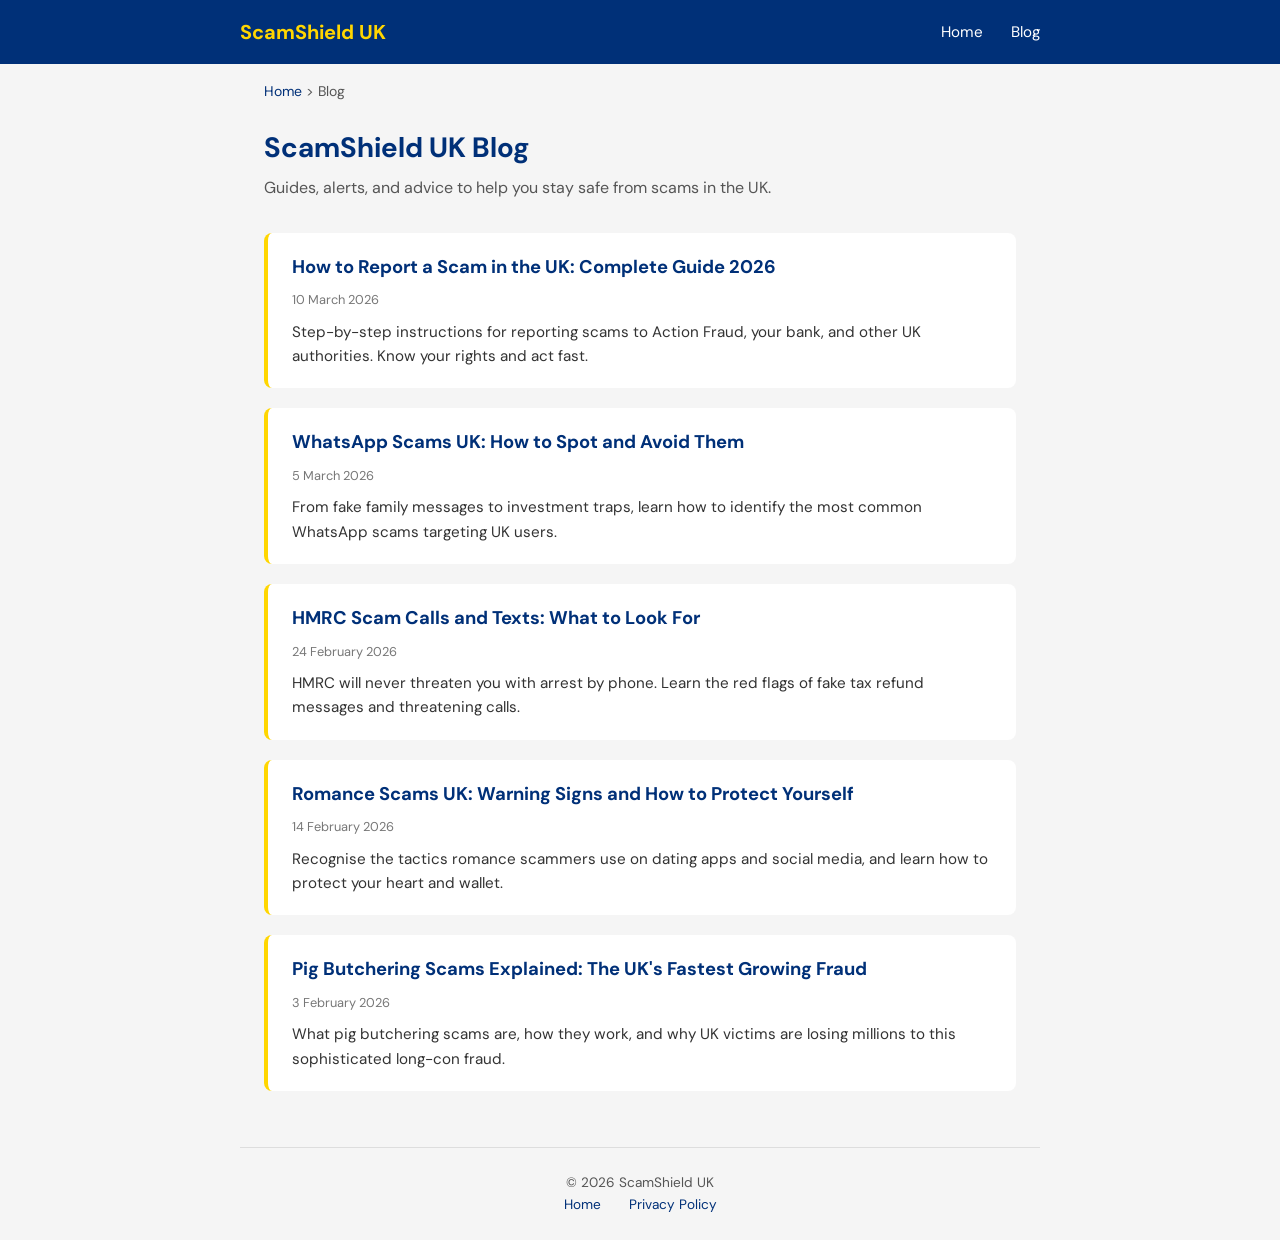
<file: blog/index.html>
<!DOCTYPE html>
<html lang="en-GB">
<head>
  <meta charset="UTF-8">
  <meta name="viewport" content="width=device-width, initial-scale=1.0">
  <title>ScamShield UK Blog - Scam Alerts, Guides &amp; Fraud Prevention Tips</title>
  <meta name="description" content="Stay informed with the latest UK scam alerts, fraud prevention guides, and tips to protect yourself online. Expert advice from ScamShield UK.">
  <meta name="robots" content="index, follow">
  <link rel="canonical" href="https://scamshield.org.uk/blog/">
  <meta property="og:title" content="ScamShield UK Blog - Scam Alerts &amp; Fraud Prevention">
  <meta property="og:description" content="Stay informed with the latest UK scam alerts, fraud prevention guides, and tips to protect yourself online.">
  <meta property="og:url" content="https://scamshield.org.uk/blog/">
  <meta property="og:type" content="website">
  <meta property="og:site_name" content="ScamShield UK">
  <link rel="preconnect" href="https://fonts.googleapis.com">
  <link rel="preconnect" href="https://fonts.gstatic.com" crossorigin>
  <link href="https://fonts.googleapis.com/css2?family=DM+Sans:wght@400;500;700&display=swap" rel="stylesheet">
  <script type="application/ld+json">
  {
    "@context": "https://schema.org",
    "@type": "Blog",
    "name": "ScamShield UK Blog",
    "url": "https://scamshield.org.uk/blog/",
    "description": "Scam alerts, fraud prevention guides, and tips to protect yourself in the UK.",
    "publisher": {
      "@type": "Organization",
      "name": "ScamShield UK",
      "url": "https://scamshield.org.uk"
    },
    "blogPost": [
      {"@type":"BlogPosting","headline":"How to Report a Scam in the UK: Complete Guide 2026","url":"https://scamshield.org.uk/blog/how-to-report-scam-uk.html","datePublished":"2026-03-10"},
      {"@type":"BlogPosting","headline":"WhatsApp Scams UK: How to Spot and Avoid Them","url":"https://scamshield.org.uk/blog/whatsapp-scams-uk.html","datePublished":"2026-03-05"},
      {"@type":"BlogPosting","headline":"HMRC Scam Calls and Texts: What to Look For","url":"https://scamshield.org.uk/blog/hmrc-scam-calls-texts.html","datePublished":"2026-02-24"},
      {"@type":"BlogPosting","headline":"Romance Scams UK: Warning Signs and How to Protect Yourself","url":"https://scamshield.org.uk/blog/romance-scams-uk.html","datePublished":"2026-02-14"},
      {"@type":"BlogPosting","headline":"Pig Butchering Scams Explained: The UK's Fastest Growing Fraud","url":"https://scamshield.org.uk/blog/pig-butchering-scams-uk.html","datePublished":"2026-02-03"}
    ]
  }
  </script>
  <style>
    *, *::before, *::after { box-sizing: border-box; margin: 0; padding: 0; }
    body { font-family: 'DM Sans', sans-serif; color: #1a1a1a; background: #f5f5f5; line-height: 1.6; }
    a { color: #003078; text-decoration: none; }
    a:hover { text-decoration: underline; }

    .header { background: #003078; color: #fff; padding: 1rem 1.5rem; }
    .header-inner { max-width: 800px; margin: 0 auto; display: flex; justify-content: space-between; align-items: center; flex-wrap: wrap; gap: 0.5rem; }
    .logo { font-size: 1.25rem; font-weight: 700; color: #FFD600; }
    .header nav a { color: #fff; margin-left: 1.5rem; font-size: 0.95rem; }

    .breadcrumb { max-width: 800px; margin: 1rem auto 0; padding: 0 1.5rem; font-size: 0.875rem; color: #555; }
    .breadcrumb a { color: #003078; }

    main { max-width: 800px; margin: 0 auto; padding: 1.5rem; }
    h1 { font-size: 1.75rem; color: #003078; margin-bottom: 0.25rem; }
    .subtitle { color: #555; margin-bottom: 2rem; }

    .post-list { list-style: none; display: flex; flex-direction: column; gap: 1.25rem; }
    .post-card { background: #fff; border-radius: 8px; padding: 1.25rem 1.5rem; border-left: 4px solid #FFD600; }
    .post-card h2 { font-size: 1.15rem; margin-bottom: 0.25rem; }
    .post-card h2 a { color: #003078; }
    .post-card time { font-size: 0.8rem; color: #777; }
    .post-card p { margin-top: 0.5rem; font-size: 0.95rem; color: #333; }

    footer { max-width: 800px; margin: 2rem auto 0; padding: 1.5rem; border-top: 1px solid #ddd; font-size: 0.85rem; color: #555; text-align: center; }
    footer a { color: #003078; margin: 0 0.75rem; }

    @media (max-width: 600px) {
      h1 { font-size: 1.4rem; }
      .header-inner { flex-direction: column; align-items: flex-start; }
      .header nav a { margin-left: 0; margin-right: 1rem; }
    }
  </style>
</head>
<body>
  <header class="header">
    <div class="header-inner">
      <a href="https://scamshield.org.uk" class="logo">ScamShield UK</a>
      <nav>
        <a href="https://scamshield.org.uk">Home</a>
        <a href="/blog/">Blog</a>
      </nav>
    </div>
  </header>

  <nav class="breadcrumb" aria-label="Breadcrumb">
    <a href="https://scamshield.org.uk">Home</a> &gt; Blog
  </nav>

  <main>
    <h1>ScamShield UK Blog</h1>
    <p class="subtitle">Guides, alerts, and advice to help you stay safe from scams in the UK.</p>

    <ol class="post-list">
      <li>
        <article class="post-card">
          <h2><a href="/blog/how-to-report-scam-uk.html">How to Report a Scam in the UK: Complete Guide 2026</a></h2>
          <time datetime="2026-03-10">10 March 2026</time>
          <p>Step-by-step instructions for reporting scams to Action Fraud, your bank, and other UK authorities. Know your rights and act fast.</p>
        </article>
      </li>
      <li>
        <article class="post-card">
          <h2><a href="/blog/whatsapp-scams-uk.html">WhatsApp Scams UK: How to Spot and Avoid Them</a></h2>
          <time datetime="2026-03-05">5 March 2026</time>
          <p>From fake family messages to investment traps, learn how to identify the most common WhatsApp scams targeting UK users.</p>
        </article>
      </li>
      <li>
        <article class="post-card">
          <h2><a href="/blog/hmrc-scam-calls-texts.html">HMRC Scam Calls and Texts: What to Look For</a></h2>
          <time datetime="2026-02-24">24 February 2026</time>
          <p>HMRC will never threaten you with arrest by phone. Learn the red flags of fake tax refund messages and threatening calls.</p>
        </article>
      </li>
      <li>
        <article class="post-card">
          <h2><a href="/blog/romance-scams-uk.html">Romance Scams UK: Warning Signs and How to Protect Yourself</a></h2>
          <time datetime="2026-02-14">14 February 2026</time>
          <p>Recognise the tactics romance scammers use on dating apps and social media, and learn how to protect your heart and wallet.</p>
        </article>
      </li>
      <li>
        <article class="post-card">
          <h2><a href="/blog/pig-butchering-scams-uk.html">Pig Butchering Scams Explained: The UK's Fastest Growing Fraud</a></h2>
          <time datetime="2026-02-03">3 February 2026</time>
          <p>What pig butchering scams are, how they work, and why UK victims are losing millions to this sophisticated long-con fraud.</p>
        </article>
      </li>
    </ol>
  </main>

  <footer>
    <p>&copy; 2026 ScamShield UK</p>
    <p>
      <a href="https://scamshield.org.uk">Home</a>
      <a href="https://scamshield.org.uk/privacy-policy.html">Privacy Policy</a>
    </p>
  </footer>
</body>
</html>
</file>
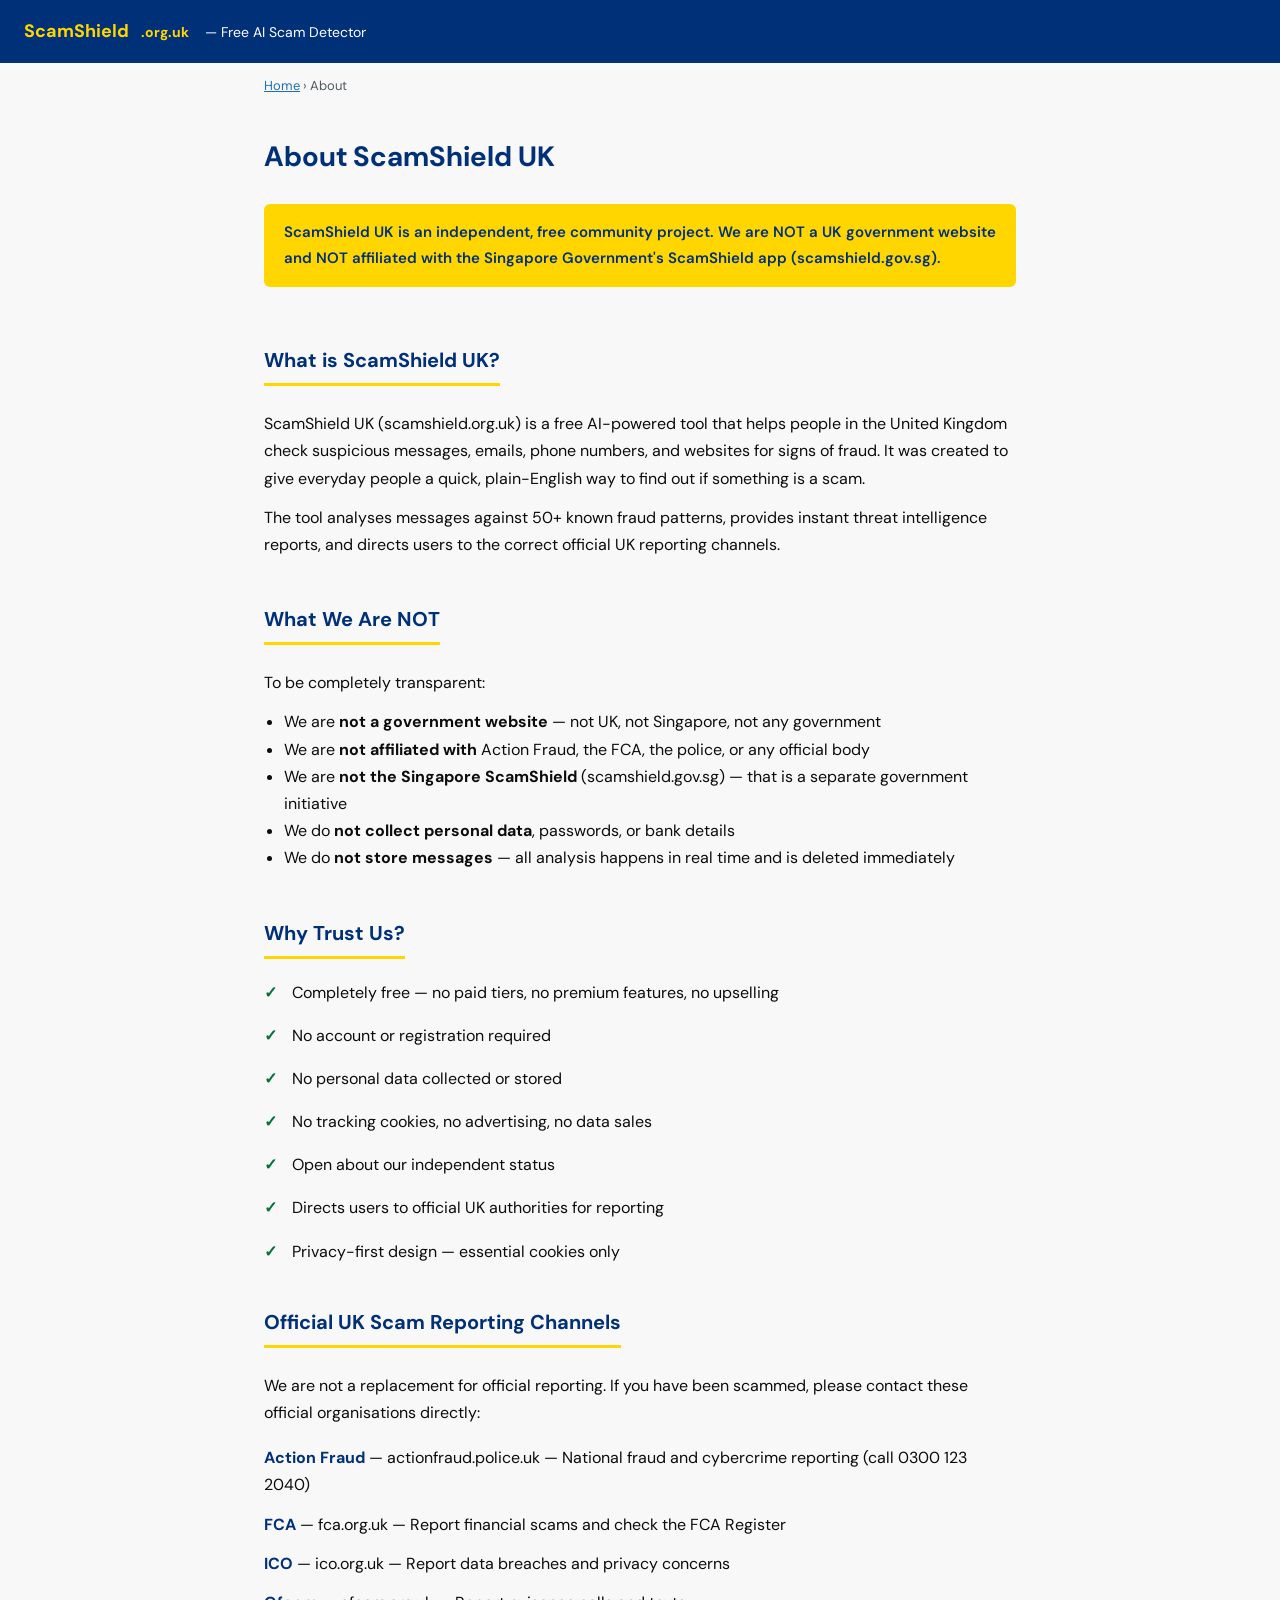
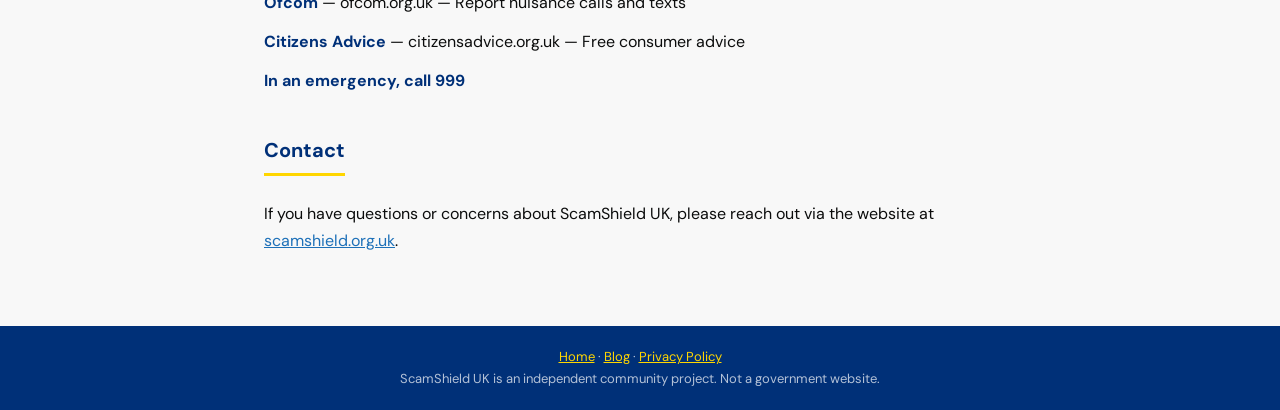
<file: about.html>
<!DOCTYPE html>
<html lang="en">
<head>
  <meta charset="UTF-8">
  <meta name="viewport" content="width=device-width, initial-scale=1.0">
  <title>About ScamShield UK — Free Independent Scam Detection Tool</title>
  <meta name="description" content="ScamShield UK is a free, independent AI-powered scam detection tool for UK consumers. Not a government site. No data collected. Learn about our mission.">
  <link rel="canonical" href="https://scamshield.org.uk/about.html">
  <meta name="robots" content="index, follow">
  <meta property="og:title" content="About ScamShield UK">
  <meta property="og:description" content="Free, independent AI scam detection for UK consumers. Not affiliated with any government. No data collected.">
  <meta property="og:url" content="https://scamshield.org.uk/about.html">
  <meta property="og:type" content="website">
  <link href="https://fonts.googleapis.com/css2?family=DM+Sans:wght@400;500;600;700&display=swap" rel="stylesheet">
  <style>
    * { margin: 0; padding: 0; box-sizing: border-box; }
    body { font-family: 'DM Sans', sans-serif; background: #f8f8f8; color: #0b0c0c; line-height: 1.7; }
    header { background: #003078; color: #fff; padding: 16px 24px; }
    header a { color: #FFD600; text-decoration: none; font-weight: 700; font-size: 18px; }
    header span { color: #fff; font-size: 14px; margin-left: 12px; }
    nav.breadcrumb { padding: 12px 24px; font-size: 13px; color: #505a5f; max-width: 800px; margin: 0 auto; }
    nav.breadcrumb a { color: #1d70b8; }
    main { max-width: 800px; margin: 0 auto; padding: 0 24px 60px; }
    h1 { font-size: 28px; color: #003078; margin: 24px 0 16px; }
    h2 { font-size: 20px; color: #003078; margin: 32px 0 12px; border-bottom: 3px solid #FFD600; padding-bottom: 6px; display: inline-block; }
    p { margin: 12px 0; }
    .disclaimer { background: #FFD600; color: #003078; padding: 16px 20px; border-radius: 6px; font-weight: 600; margin: 24px 0; font-size: 15px; }
    .trust-list { list-style: none; padding: 0; }
    .trust-list li { padding: 8px 0 8px 28px; position: relative; }
    .trust-list li::before { content: "✓"; position: absolute; left: 0; color: #00703c; font-weight: 700; }
    .channels { list-style: none; padding: 0; }
    .channels li { padding: 6px 0; }
    .channels li strong { color: #003078; }
    footer { background: #003078; color: rgba(255,255,255,.7); padding: 20px 24px; text-align: center; font-size: 13px; }
    footer a { color: #FFD600; }
    @media (max-width: 600px) { h1 { font-size: 22px; } main { padding: 0 16px 40px; } }
  </style>
  <script type="application/ld+json">
  {
    "@context": "https://schema.org",
    "@type": "AboutPage",
    "name": "About ScamShield UK",
    "description": "ScamShield UK is a free, independent AI-powered scam detection tool for UK consumers. Not a government website.",
    "url": "https://scamshield.org.uk/about.html",
    "mainEntity": {
      "@type": "Organization",
      "name": "ScamShield UK",
      "url": "https://scamshield.org.uk",
      "description": "Independent, free AI-powered scam detection tool for UK consumers. Not affiliated with any government.",
      "areaServed": { "@type": "Country", "name": "United Kingdom" },
      "knowsAbout": ["Scam detection", "Fraud prevention", "UK consumer protection"]
    }
  }
  </script>
</head>
<body>
  <header>
    <a href="https://scamshield.org.uk">ScamShield<span style="color:#FFD600">.org.uk</span></a>
    <span>— Free AI Scam Detector</span>
  </header>
  <nav class="breadcrumb" aria-label="Breadcrumb">
    <a href="https://scamshield.org.uk">Home</a> &rsaquo; About
  </nav>
  <main>
    <h1>About ScamShield UK</h1>

    <div class="disclaimer">
      ScamShield UK is an independent, free community project. We are NOT a UK government website and NOT affiliated with the Singapore Government's ScamShield app (scamshield.gov.sg).
    </div>

    <h2>What is ScamShield UK?</h2>
    <p>ScamShield UK (scamshield.org.uk) is a free AI-powered tool that helps people in the United Kingdom check suspicious messages, emails, phone numbers, and websites for signs of fraud. It was created to give everyday people a quick, plain-English way to find out if something is a scam.</p>
    <p>The tool analyses messages against 50+ known fraud patterns, provides instant threat intelligence reports, and directs users to the correct official UK reporting channels.</p>

    <h2>What We Are NOT</h2>
    <p>To be completely transparent:</p>
    <ul style="margin:12px 0 12px 20px;">
      <li>We are <strong>not a government website</strong> — not UK, not Singapore, not any government</li>
      <li>We are <strong>not affiliated with</strong> Action Fraud, the FCA, the police, or any official body</li>
      <li>We are <strong>not the Singapore ScamShield</strong> (scamshield.gov.sg) — that is a separate government initiative</li>
      <li>We do <strong>not collect personal data</strong>, passwords, or bank details</li>
      <li>We do <strong>not store messages</strong> — all analysis happens in real time and is deleted immediately</li>
    </ul>

    <h2>Why Trust Us?</h2>
    <ul class="trust-list">
      <li>Completely free — no paid tiers, no premium features, no upselling</li>
      <li>No account or registration required</li>
      <li>No personal data collected or stored</li>
      <li>No tracking cookies, no advertising, no data sales</li>
      <li>Open about our independent status</li>
      <li>Directs users to official UK authorities for reporting</li>
      <li>Privacy-first design — essential cookies only</li>
    </ul>

    <h2>Official UK Scam Reporting Channels</h2>
    <p>We are not a replacement for official reporting. If you have been scammed, please contact these official organisations directly:</p>
    <ul class="channels">
      <li><strong>Action Fraud</strong> — actionfraud.police.uk — National fraud and cybercrime reporting (call 0300 123 2040)</li>
      <li><strong>FCA</strong> — fca.org.uk — Report financial scams and check the FCA Register</li>
      <li><strong>ICO</strong> — ico.org.uk — Report data breaches and privacy concerns</li>
      <li><strong>Ofcom</strong> — ofcom.org.uk — Report nuisance calls and texts</li>
      <li><strong>Citizens Advice</strong> — citizensadvice.org.uk — Free consumer advice</li>
      <li><strong>In an emergency, call 999</strong></li>
    </ul>

    <h2>Contact</h2>
    <p>If you have questions or concerns about ScamShield UK, please reach out via the website at <a href="https://scamshield.org.uk" style="color:#1d70b8;">scamshield.org.uk</a>.</p>
  </main>
  <footer>
    <a href="https://scamshield.org.uk">Home</a> · <a href="https://scamshield.org.uk/blog/">Blog</a> · <a href="https://scamshield.org.uk/privacy">Privacy Policy</a>
    <br>ScamShield UK is an independent community project. Not a government website.
  </footer>
</body>
</html>
</file>
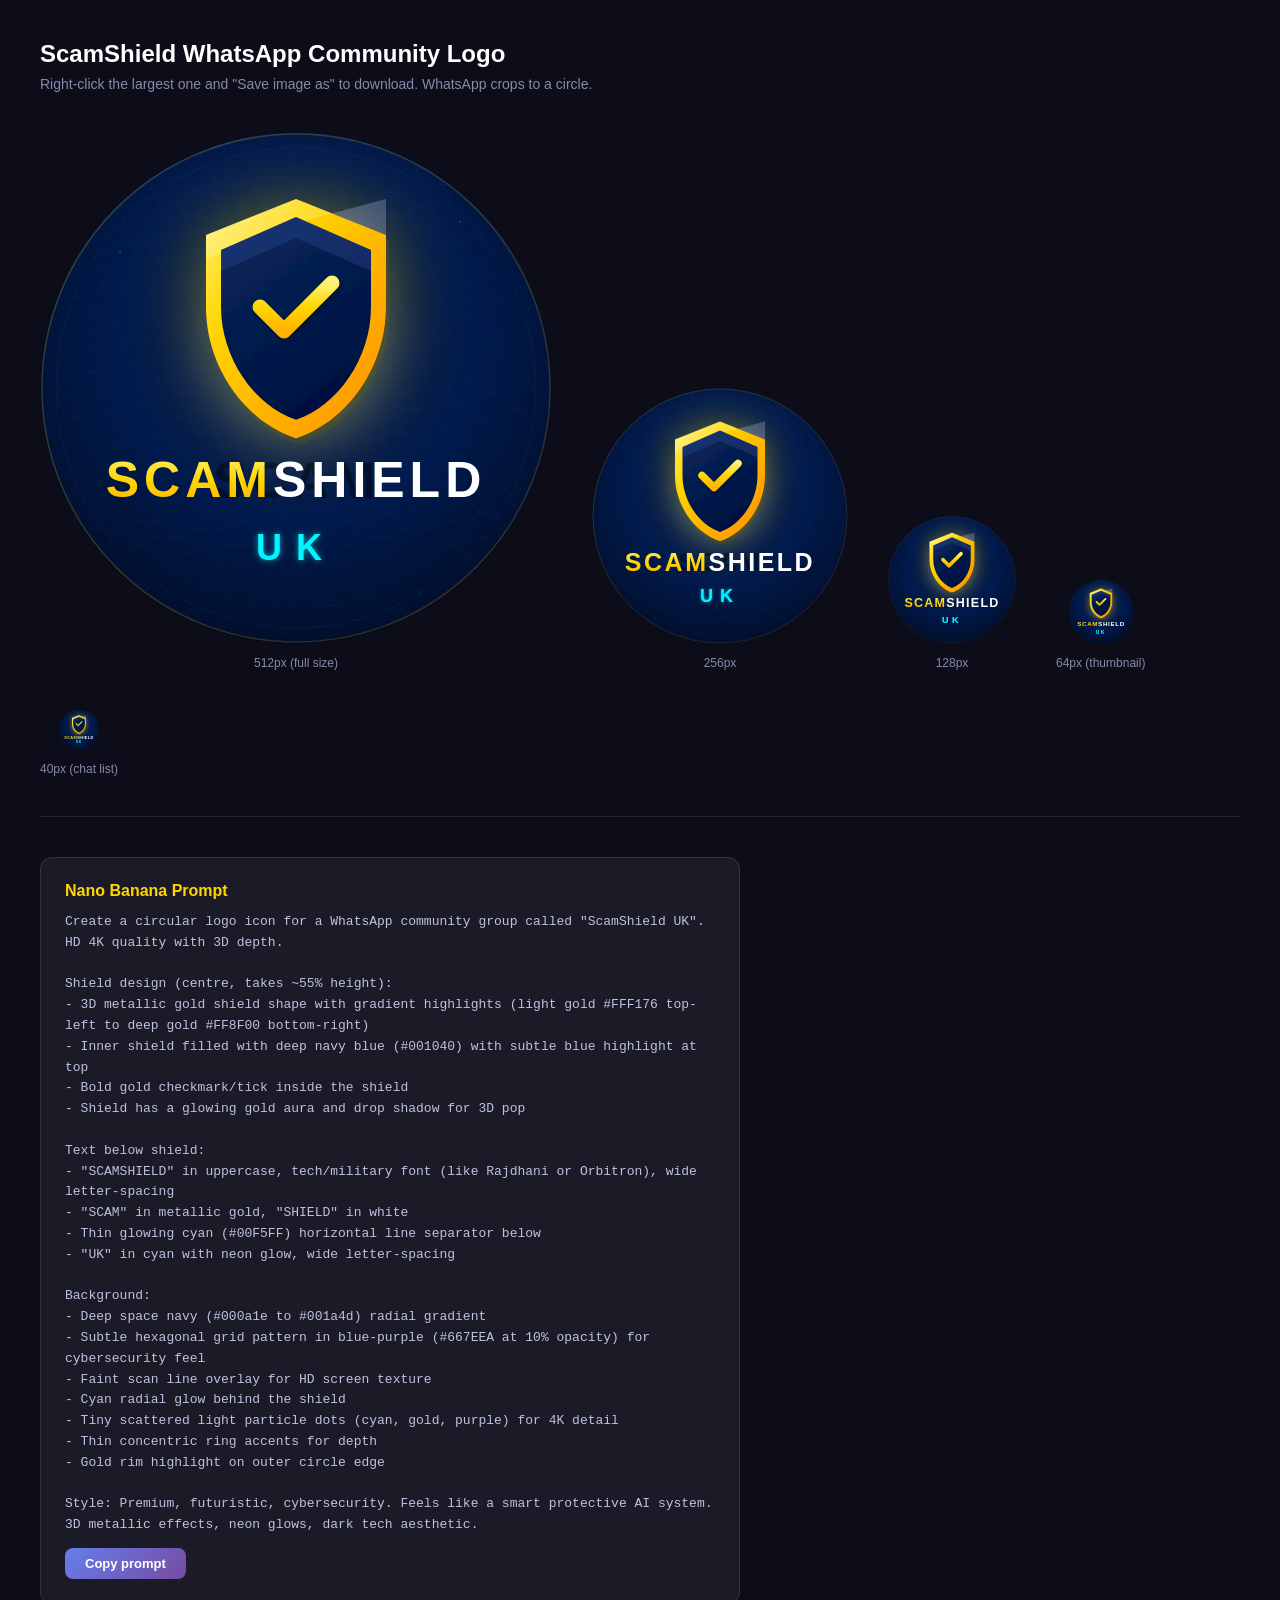
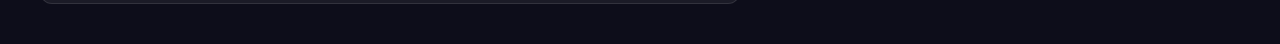
<file: whatsapp-logo-preview.html>
<!DOCTYPE html>
<html lang="en">
<head>
<meta charset="UTF-8">
<meta name="viewport" content="width=device-width, initial-scale=1.0">
<title>ScamShield WhatsApp Logo Preview</title>
<style>
  * { margin: 0; padding: 0; box-sizing: border-box; }
  body { background: #0D0D1A; color: #fff; font-family: 'Inter', sans-serif; padding: 40px; min-height: 100vh; }
  h1 { font-size: 24px; margin-bottom: 8px; }
  p.sub { color: #8888AA; margin-bottom: 40px; font-size: 14px; }
  .sizes { display: flex; flex-wrap: wrap; gap: 40px; align-items: flex-end; }
  .size-item { text-align: center; }
  .size-item span { display: block; color: #8888AA; font-size: 12px; margin-top: 8px; }
  .logo-circle { border-radius: 50%; overflow: hidden; display: inline-block; }
  .logo-circle img { display: block; width: 100%; height: 100%; }
  .divider { border: none; border-top: 1px solid rgba(255,255,255,0.1); margin: 40px 0; }
  .nano-prompt { background: rgba(255,255,255,0.06); border: 1px solid rgba(255,255,255,0.1); border-radius: 12px; padding: 24px; max-width: 700px; }
  .nano-prompt h2 { font-size: 16px; margin-bottom: 12px; color: #FFD600; }
  .nano-prompt pre { white-space: pre-wrap; font-size: 13px; line-height: 1.6; color: #C0C0E0; }
  .copy-btn { margin-top: 12px; background: linear-gradient(135deg, #667EEA, #764BA2); border: none; color: #fff; padding: 8px 20px; border-radius: 8px; cursor: pointer; font-size: 13px; font-weight: 600; }
  .copy-btn:hover { opacity: 0.9; }
</style>
</head>
<body>

<h1>ScamShield WhatsApp Community Logo</h1>
<p class="sub">Right-click the largest one and "Save image as" to download. WhatsApp crops to a circle.</p>

<div class="sizes">
  <div class="size-item">
    <div class="logo-circle" style="width:512px;height:512px"><img src="whatsapp-logo.svg" alt="ScamShield logo 512px"></div>
    <span>512px (full size)</span>
  </div>
  <div class="size-item">
    <div class="logo-circle" style="width:256px;height:256px"><img src="whatsapp-logo.svg" alt="ScamShield logo 256px"></div>
    <span>256px</span>
  </div>
  <div class="size-item">
    <div class="logo-circle" style="width:128px;height:128px"><img src="whatsapp-logo.svg" alt="ScamShield logo 128px"></div>
    <span>128px</span>
  </div>
  <div class="size-item">
    <div class="logo-circle" style="width:64px;height:64px"><img src="whatsapp-logo.svg" alt="ScamShield logo 64px"></div>
    <span>64px (thumbnail)</span>
  </div>
  <div class="size-item">
    <div class="logo-circle" style="width:40px;height:40px"><img src="whatsapp-logo.svg" alt="ScamShield logo 40px"></div>
    <span>40px (chat list)</span>
  </div>
</div>

<hr class="divider">

<div class="nano-prompt">
  <h2>Nano Banana Prompt</h2>
  <pre id="prompt">Create a circular logo icon for a WhatsApp community group called "ScamShield UK". HD 4K quality with 3D depth.

Shield design (centre, takes ~55% height):
- 3D metallic gold shield shape with gradient highlights (light gold #FFF176 top-left to deep gold #FF8F00 bottom-right)
- Inner shield filled with deep navy blue (#001040) with subtle blue highlight at top
- Bold gold checkmark/tick inside the shield
- Shield has a glowing gold aura and drop shadow for 3D pop

Text below shield:
- "SCAMSHIELD" in uppercase, tech/military font (like Rajdhani or Orbitron), wide letter-spacing
- "SCAM" in metallic gold, "SHIELD" in white
- Thin glowing cyan (#00F5FF) horizontal line separator below
- "UK" in cyan with neon glow, wide letter-spacing

Background:
- Deep space navy (#000a1e to #001a4d) radial gradient
- Subtle hexagonal grid pattern in blue-purple (#667EEA at 10% opacity) for cybersecurity feel
- Faint scan line overlay for HD screen texture
- Cyan radial glow behind the shield
- Tiny scattered light particle dots (cyan, gold, purple) for 4K detail
- Thin concentric ring accents for depth
- Gold rim highlight on outer circle edge

Style: Premium, futuristic, cybersecurity. Feels like a smart protective AI system. 3D metallic effects, neon glows, dark tech aesthetic.</pre>
  <button class="copy-btn" onclick="navigator.clipboard.writeText(document.getElementById('prompt').textContent).then(()=>{this.textContent='Copied!';setTimeout(()=>this.textContent='Copy prompt',2000)})">Copy prompt</button>
</div>

</body>
</html>
</file>
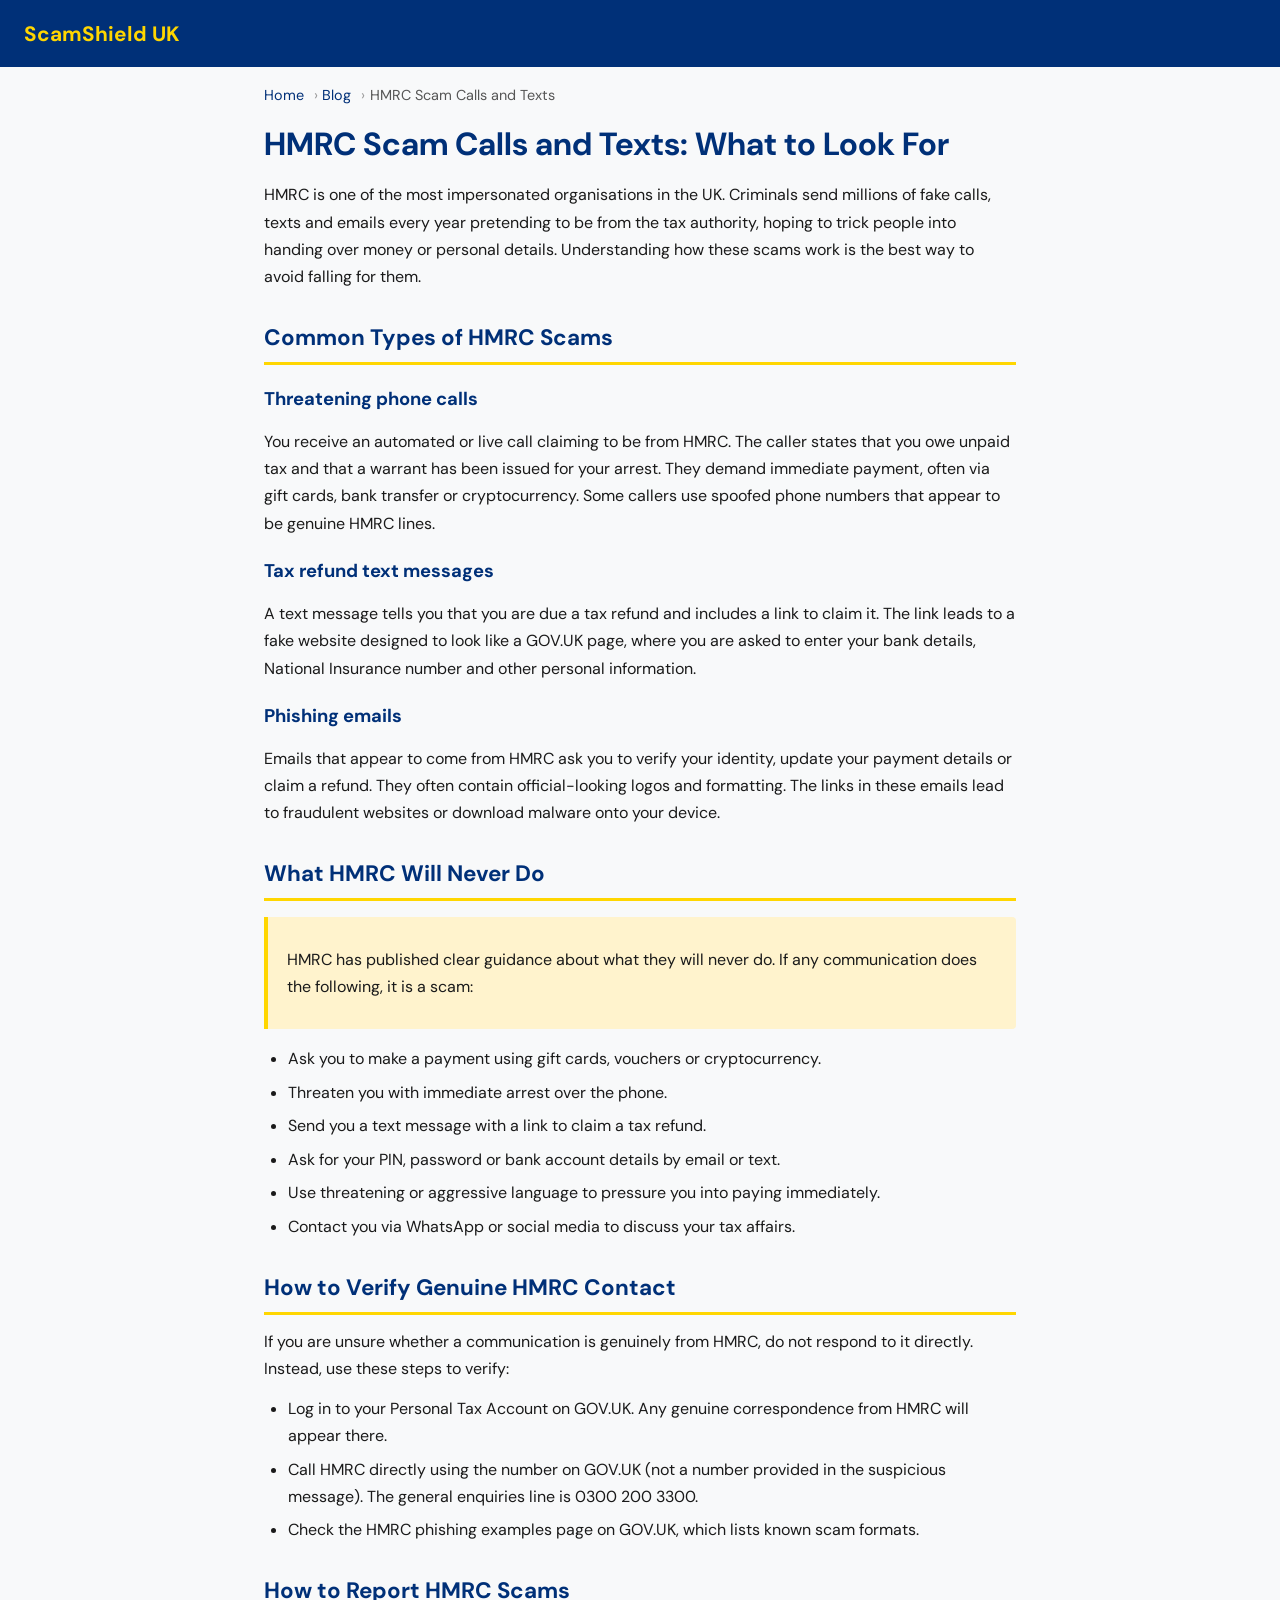
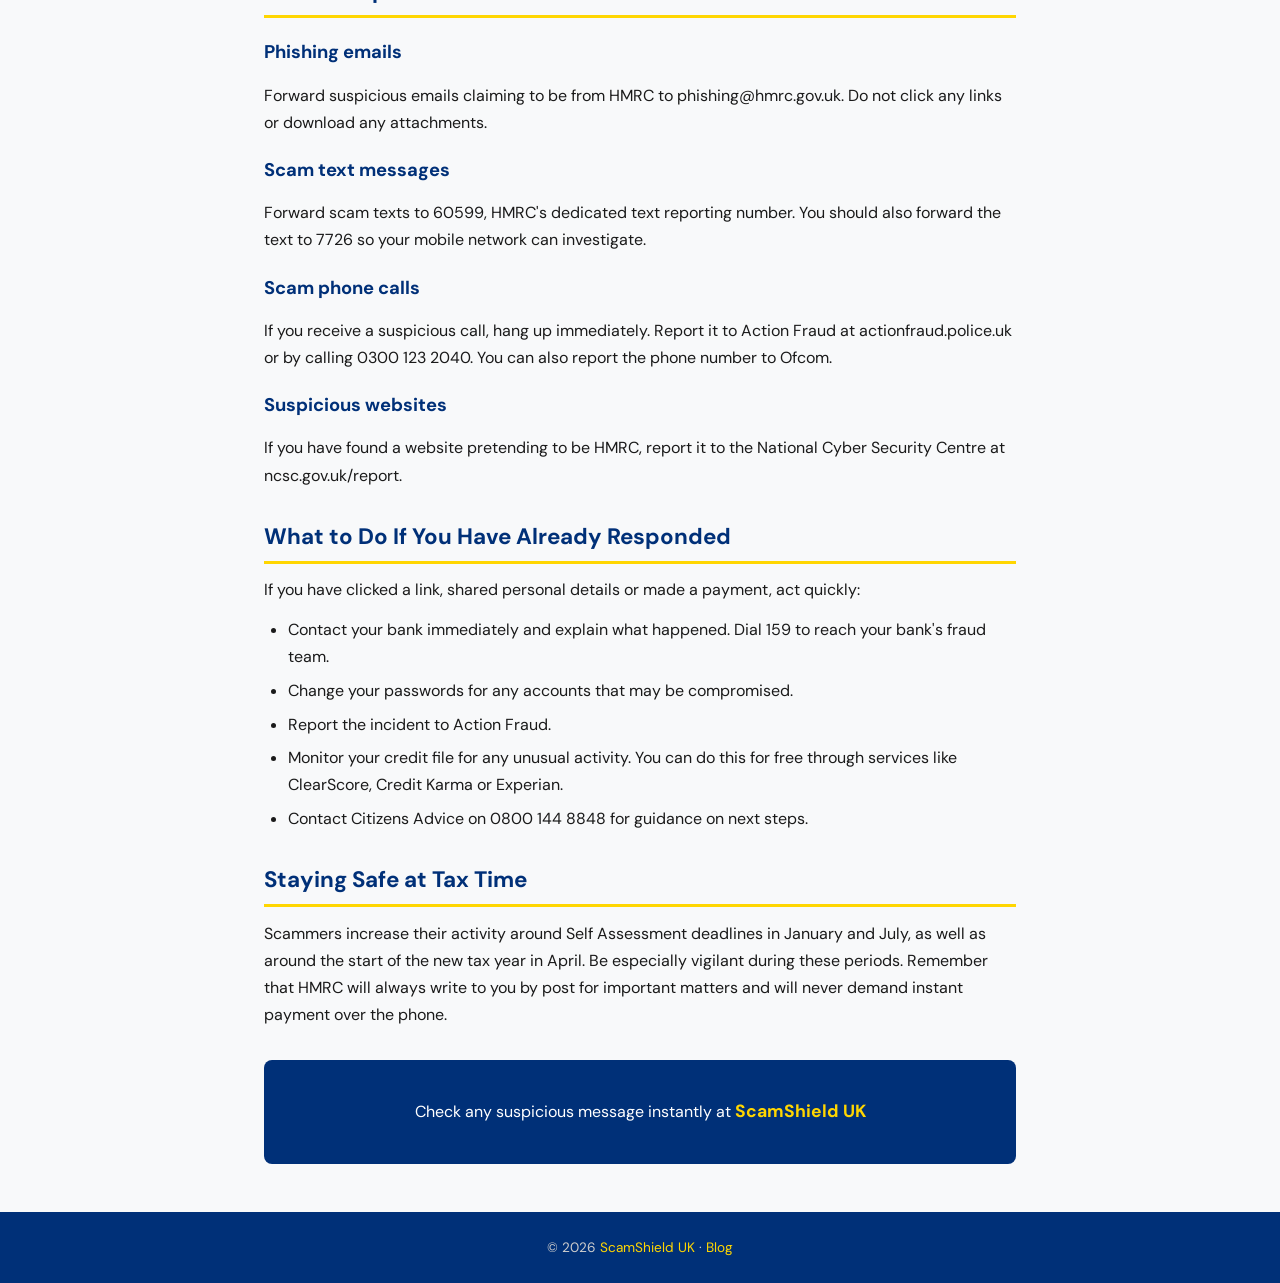
<file: blog/hmrc-scam-calls-texts.html>
<!DOCTYPE html>
<html lang="en-GB">
<head>
<meta charset="UTF-8">
<meta name="viewport" content="width=device-width, initial-scale=1.0">
<title>HMRC Scam Calls and Texts: What to Look For | ScamShield UK</title>
<meta name="description" content="How to spot fake HMRC calls, texts and emails. Learn what HMRC will never do, how to check real HMRC contact, and how to report tax scams in the UK.">
<meta name="robots" content="index, follow">
<link rel="canonical" href="https://scamshield.org.uk/blog/hmrc-scam-calls-texts.html">
<meta property="og:title" content="HMRC Scam Calls and Texts: What to Look For">
<meta property="og:description" content="Identify fake HMRC communications and learn how to report tax scams in the UK.">
<meta property="og:url" content="https://scamshield.org.uk/blog/hmrc-scam-calls-texts.html">
<meta property="og:type" content="article">
<meta property="og:site_name" content="ScamShield UK">
<link rel="preconnect" href="https://fonts.googleapis.com">
<link href="https://fonts.googleapis.com/css2?family=DM+Sans:wght@400;500;700&display=swap" rel="stylesheet">
<script type="application/ld+json">
{
  "@context": "https://schema.org",
  "@type": "Article",
  "headline": "HMRC Scam Calls and Texts: What to Look For",
  "author": {"@type": "Organization", "name": "ScamShield UK"},
  "publisher": {"@type": "Organization", "name": "ScamShield UK"},
  "datePublished": "2026-03-24",
  "dateModified": "2026-03-24",
  "description": "How to spot fake HMRC calls, texts and emails and report them in the UK.",
  "mainEntityOfPage": "https://scamshield.org.uk/blog/hmrc-scam-calls-texts.html"
}
</script>
<style>
*{margin:0;padding:0;box-sizing:border-box}
body{font-family:'DM Sans',sans-serif;color:#1a1a1a;line-height:1.7;background:#f8f9fa}
a{color:#003078;text-decoration:none}
a:hover{text-decoration:underline}
header{background:#003078;color:#fff;padding:1rem 1.5rem}
header .brand{font-size:1.3rem;font-weight:700;color:#FFD600}
nav.breadcrumb{max-width:800px;margin:1rem auto;padding:0 1.5rem;font-size:.9rem;color:#555}
nav.breadcrumb a{margin-right:.3rem}
nav.breadcrumb span{margin:0 .3rem;color:#999}
main{max-width:800px;margin:0 auto 2rem;padding:0 1.5rem}
article h1{font-size:2rem;color:#003078;margin:1rem 0;line-height:1.3}
article h2{font-size:1.4rem;color:#003078;margin:1.8rem 0 .8rem;border-bottom:3px solid #FFD600;padding-bottom:.3rem}
article h3{font-size:1.15rem;color:#003078;margin:1.2rem 0 .5rem}
article p{margin:.8rem 0}
article ul,article ol{margin:.8rem 0 .8rem 1.5rem}
article li{margin:.4rem 0}
.cta-box{background:#003078;color:#fff;padding:1.5rem 2rem;border-radius:8px;text-align:center;margin:2rem 0}
.cta-box a{color:#FFD600;font-weight:700;font-size:1.1rem}
.warning{background:#FFF3CD;border-left:4px solid #FFD600;padding:1rem 1.2rem;margin:1rem 0;border-radius:0 4px 4px 0}
footer{background:#003078;color:#ccc;text-align:center;padding:1.5rem;font-size:.85rem;margin-top:3rem}
footer a{color:#FFD600}
@media(max-width:600px){article h1{font-size:1.5rem}article h2{font-size:1.2rem}main{padding:0 1rem}}
</style>
</head>
<body>
<header><a href="https://scamshield.org.uk" class="brand">ScamShield UK</a></header>
<nav class="breadcrumb"><a href="https://scamshield.org.uk">Home</a><span>&rsaquo;</span><a href="/blog/">Blog</a><span>&rsaquo;</span>HMRC Scam Calls and Texts</nav>
<main>
<article>
<h1>HMRC Scam Calls and Texts: What to Look For</h1>
<p>HMRC is one of the most impersonated organisations in the UK. Criminals send millions of fake calls, texts and emails every year pretending to be from the tax authority, hoping to trick people into handing over money or personal details. Understanding how these scams work is the best way to avoid falling for them.</p>

<h2>Common Types of HMRC Scams</h2>
<h3>Threatening phone calls</h3>
<p>You receive an automated or live call claiming to be from HMRC. The caller states that you owe unpaid tax and that a warrant has been issued for your arrest. They demand immediate payment, often via gift cards, bank transfer or cryptocurrency. Some callers use spoofed phone numbers that appear to be genuine HMRC lines.</p>

<h3>Tax refund text messages</h3>
<p>A text message tells you that you are due a tax refund and includes a link to claim it. The link leads to a fake website designed to look like a GOV.UK page, where you are asked to enter your bank details, National Insurance number and other personal information.</p>

<h3>Phishing emails</h3>
<p>Emails that appear to come from HMRC ask you to verify your identity, update your payment details or claim a refund. They often contain official-looking logos and formatting. The links in these emails lead to fraudulent websites or download malware onto your device.</p>

<h2>What HMRC Will Never Do</h2>
<div class="warning">
<p>HMRC has published clear guidance about what they will never do. If any communication does the following, it is a scam:</p>
</div>
<ul>
<li>Ask you to make a payment using gift cards, vouchers or cryptocurrency.</li>
<li>Threaten you with immediate arrest over the phone.</li>
<li>Send you a text message with a link to claim a tax refund.</li>
<li>Ask for your PIN, password or bank account details by email or text.</li>
<li>Use threatening or aggressive language to pressure you into paying immediately.</li>
<li>Contact you via WhatsApp or social media to discuss your tax affairs.</li>
</ul>

<h2>How to Verify Genuine HMRC Contact</h2>
<p>If you are unsure whether a communication is genuinely from HMRC, do not respond to it directly. Instead, use these steps to verify:</p>
<ul>
<li>Log in to your Personal Tax Account on GOV.UK. Any genuine correspondence from HMRC will appear there.</li>
<li>Call HMRC directly using the number on GOV.UK (not a number provided in the suspicious message). The general enquiries line is 0300 200 3300.</li>
<li>Check the HMRC phishing examples page on GOV.UK, which lists known scam formats.</li>
</ul>

<h2>How to Report HMRC Scams</h2>
<h3>Phishing emails</h3>
<p>Forward suspicious emails claiming to be from HMRC to phishing@hmrc.gov.uk. Do not click any links or download any attachments.</p>

<h3>Scam text messages</h3>
<p>Forward scam texts to 60599, HMRC's dedicated text reporting number. You should also forward the text to 7726 so your mobile network can investigate.</p>

<h3>Scam phone calls</h3>
<p>If you receive a suspicious call, hang up immediately. Report it to Action Fraud at actionfraud.police.uk or by calling 0300 123 2040. You can also report the phone number to Ofcom.</p>

<h3>Suspicious websites</h3>
<p>If you have found a website pretending to be HMRC, report it to the National Cyber Security Centre at ncsc.gov.uk/report.</p>

<h2>What to Do If You Have Already Responded</h2>
<p>If you have clicked a link, shared personal details or made a payment, act quickly:</p>
<ul>
<li>Contact your bank immediately and explain what happened. Dial 159 to reach your bank's fraud team.</li>
<li>Change your passwords for any accounts that may be compromised.</li>
<li>Report the incident to Action Fraud.</li>
<li>Monitor your credit file for any unusual activity. You can do this for free through services like ClearScore, Credit Karma or Experian.</li>
<li>Contact Citizens Advice on 0800 144 8848 for guidance on next steps.</li>
</ul>

<h2>Staying Safe at Tax Time</h2>
<p>Scammers increase their activity around Self Assessment deadlines in January and July, as well as around the start of the new tax year in April. Be especially vigilant during these periods. Remember that HMRC will always write to you by post for important matters and will never demand instant payment over the phone.</p>

<div class="cta-box">
<p>Check any suspicious message instantly at <a href="https://scamshield.org.uk">ScamShield UK</a></p>
</div>
</article>
</main>
<footer><p>&copy; 2026 <a href="https://scamshield.org.uk">ScamShield UK</a> &middot; <a href="/blog/">Blog</a></p></footer>
</body>
</html>
</file>
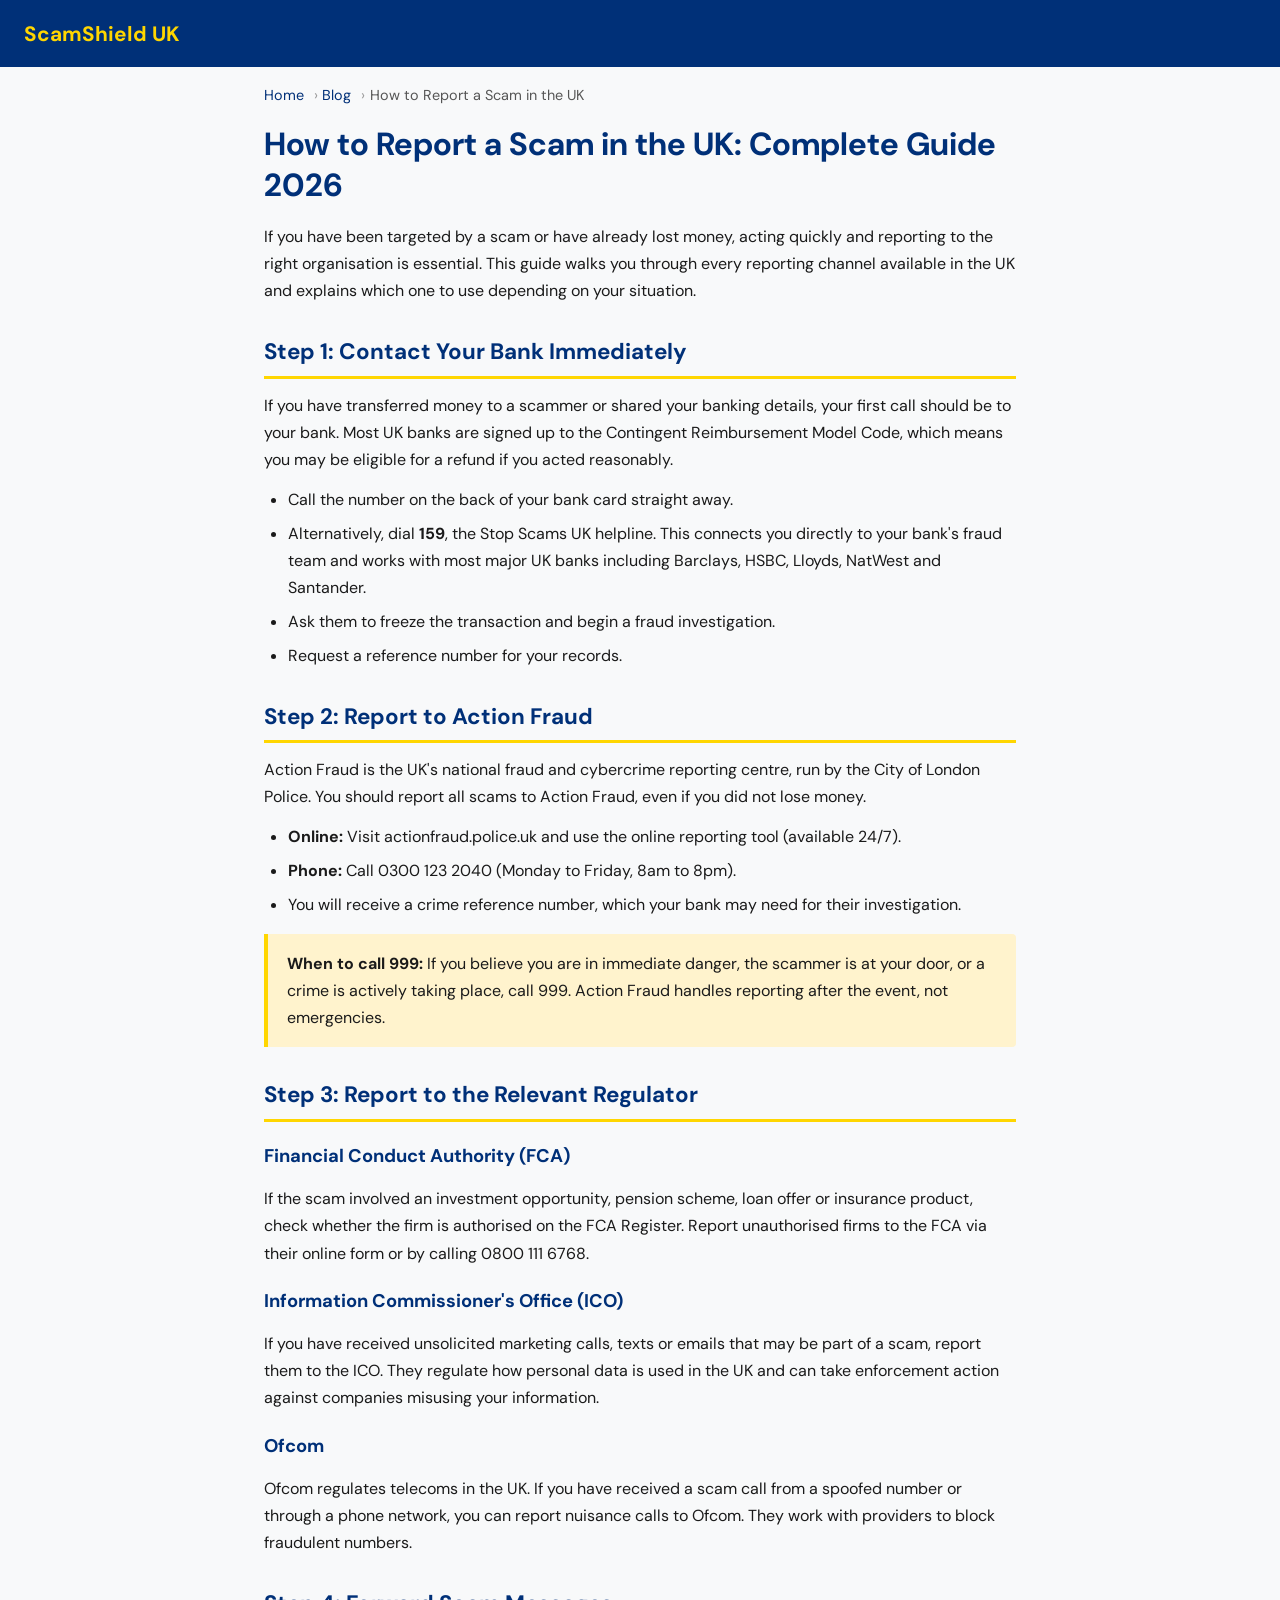
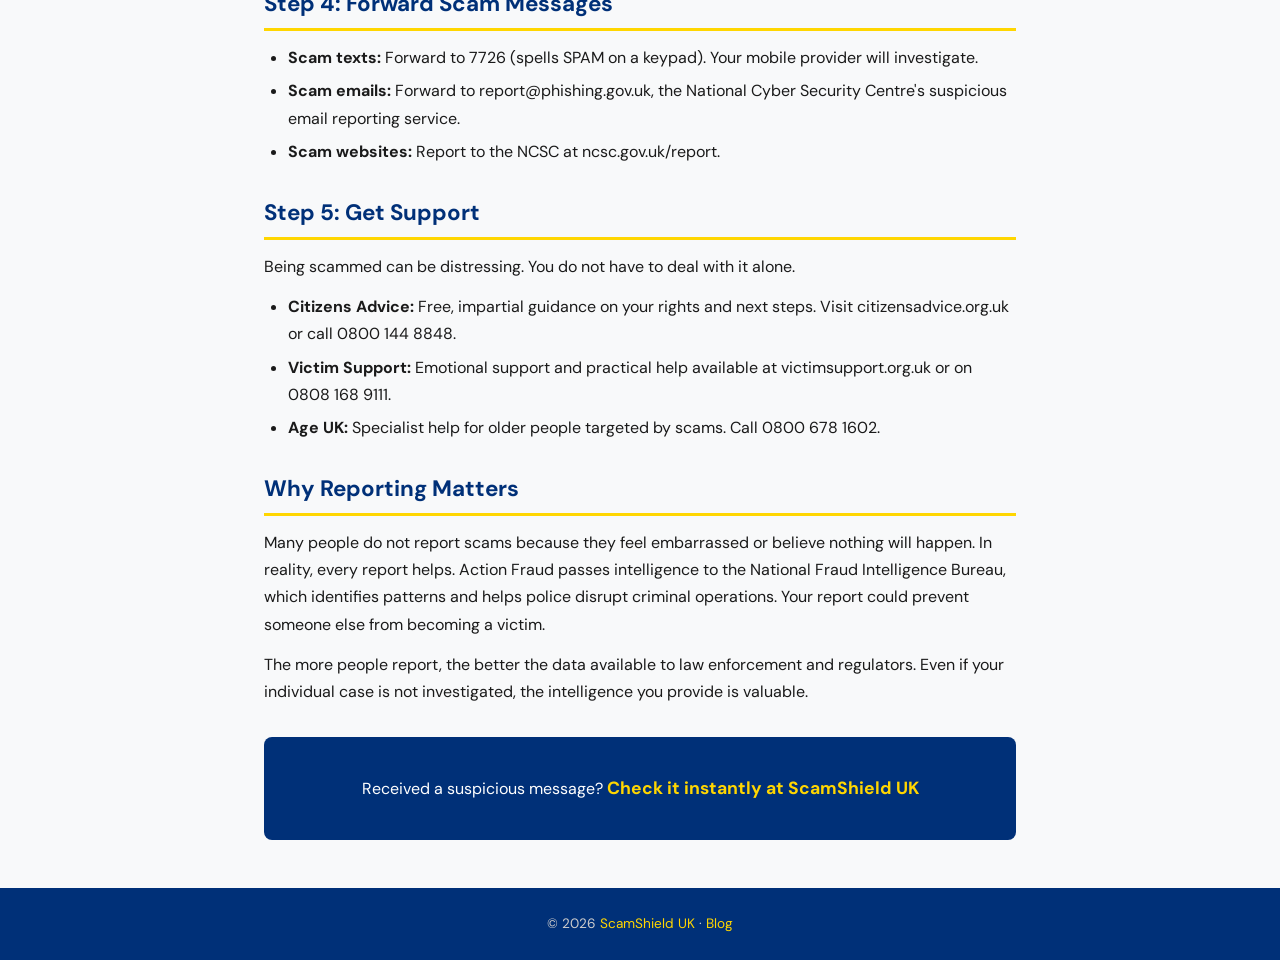
<file: blog/how-to-report-scam-uk.html>
<!DOCTYPE html>
<html lang="en-GB">
<head>
<meta charset="UTF-8">
<meta name="viewport" content="width=device-width, initial-scale=1.0">
<title>How to Report a Scam in the UK: Complete Guide 2026 | ScamShield UK</title>
<meta name="description" content="Step-by-step guide to reporting scams in the UK. Learn how to report to Action Fraud, your bank, FCA, ICO and Ofcom. Know when to call 999 vs 159.">
<meta name="robots" content="index, follow">
<link rel="canonical" href="https://scamshield.org.uk/blog/how-to-report-scam-uk.html">
<meta property="og:title" content="How to Report a Scam in the UK: Complete Guide 2026">
<meta property="og:description" content="Step-by-step guide to reporting scams in the UK via Action Fraud, your bank, FCA, ICO and Ofcom.">
<meta property="og:url" content="https://scamshield.org.uk/blog/how-to-report-scam-uk.html">
<meta property="og:type" content="article">
<meta property="og:site_name" content="ScamShield UK">
<link rel="preconnect" href="https://fonts.googleapis.com">
<link href="https://fonts.googleapis.com/css2?family=DM+Sans:wght@400;500;700&display=swap" rel="stylesheet">
<script type="application/ld+json">
{
  "@context": "https://schema.org",
  "@type": "Article",
  "headline": "How to Report a Scam in the UK: Complete Guide 2026",
  "author": {"@type": "Organization", "name": "ScamShield UK"},
  "publisher": {"@type": "Organization", "name": "ScamShield UK"},
  "datePublished": "2026-03-24",
  "dateModified": "2026-03-24",
  "description": "Step-by-step guide to reporting scams in the UK via Action Fraud, your bank, FCA, ICO and Ofcom.",
  "mainEntityOfPage": "https://scamshield.org.uk/blog/how-to-report-scam-uk.html"
}
</script>
<style>
*{margin:0;padding:0;box-sizing:border-box}
body{font-family:'DM Sans',sans-serif;color:#1a1a1a;line-height:1.7;background:#f8f9fa}
a{color:#003078;text-decoration:none}
a:hover{text-decoration:underline}
header{background:#003078;color:#fff;padding:1rem 1.5rem}
header .brand{font-size:1.3rem;font-weight:700;color:#FFD600}
nav.breadcrumb{max-width:800px;margin:1rem auto;padding:0 1.5rem;font-size:.9rem;color:#555}
nav.breadcrumb a{margin-right:.3rem}
nav.breadcrumb span{margin:0 .3rem;color:#999}
main{max-width:800px;margin:0 auto 2rem;padding:0 1.5rem}
article h1{font-size:2rem;color:#003078;margin:1rem 0;line-height:1.3}
article h2{font-size:1.4rem;color:#003078;margin:1.8rem 0 .8rem;border-bottom:3px solid #FFD600;padding-bottom:.3rem}
article h3{font-size:1.15rem;color:#003078;margin:1.2rem 0 .5rem}
article p{margin:.8rem 0}
article ul,article ol{margin:.8rem 0 .8rem 1.5rem}
article li{margin:.4rem 0}
.cta-box{background:#003078;color:#fff;padding:1.5rem 2rem;border-radius:8px;text-align:center;margin:2rem 0}
.cta-box a{color:#FFD600;font-weight:700;font-size:1.1rem}
.warning{background:#FFF3CD;border-left:4px solid #FFD600;padding:1rem 1.2rem;margin:1rem 0;border-radius:0 4px 4px 0}
footer{background:#003078;color:#ccc;text-align:center;padding:1.5rem;font-size:.85rem;margin-top:3rem}
footer a{color:#FFD600}
@media(max-width:600px){article h1{font-size:1.5rem}article h2{font-size:1.2rem}main{padding:0 1rem}}
</style>
</head>
<body>
<header><a href="https://scamshield.org.uk" class="brand">ScamShield UK</a></header>
<nav class="breadcrumb"><a href="https://scamshield.org.uk">Home</a><span>&rsaquo;</span><a href="/blog/">Blog</a><span>&rsaquo;</span>How to Report a Scam in the UK</nav>
<main>
<article>
<h1>How to Report a Scam in the UK: Complete Guide 2026</h1>
<p>If you have been targeted by a scam or have already lost money, acting quickly and reporting to the right organisation is essential. This guide walks you through every reporting channel available in the UK and explains which one to use depending on your situation.</p>

<h2>Step 1: Contact Your Bank Immediately</h2>
<p>If you have transferred money to a scammer or shared your banking details, your first call should be to your bank. Most UK banks are signed up to the Contingent Reimbursement Model Code, which means you may be eligible for a refund if you acted reasonably.</p>
<ul>
<li>Call the number on the back of your bank card straight away.</li>
<li>Alternatively, dial <strong>159</strong>, the Stop Scams UK helpline. This connects you directly to your bank's fraud team and works with most major UK banks including Barclays, HSBC, Lloyds, NatWest and Santander.</li>
<li>Ask them to freeze the transaction and begin a fraud investigation.</li>
<li>Request a reference number for your records.</li>
</ul>

<h2>Step 2: Report to Action Fraud</h2>
<p>Action Fraud is the UK's national fraud and cybercrime reporting centre, run by the City of London Police. You should report all scams to Action Fraud, even if you did not lose money.</p>
<ul>
<li><strong>Online:</strong> Visit actionfraud.police.uk and use the online reporting tool (available 24/7).</li>
<li><strong>Phone:</strong> Call 0300 123 2040 (Monday to Friday, 8am to 8pm).</li>
<li>You will receive a crime reference number, which your bank may need for their investigation.</li>
</ul>
<div class="warning"><strong>When to call 999:</strong> If you believe you are in immediate danger, the scammer is at your door, or a crime is actively taking place, call 999. Action Fraud handles reporting after the event, not emergencies.</div>

<h2>Step 3: Report to the Relevant Regulator</h2>
<h3>Financial Conduct Authority (FCA)</h3>
<p>If the scam involved an investment opportunity, pension scheme, loan offer or insurance product, check whether the firm is authorised on the FCA Register. Report unauthorised firms to the FCA via their online form or by calling 0800 111 6768.</p>

<h3>Information Commissioner's Office (ICO)</h3>
<p>If you have received unsolicited marketing calls, texts or emails that may be part of a scam, report them to the ICO. They regulate how personal data is used in the UK and can take enforcement action against companies misusing your information.</p>

<h3>Ofcom</h3>
<p>Ofcom regulates telecoms in the UK. If you have received a scam call from a spoofed number or through a phone network, you can report nuisance calls to Ofcom. They work with providers to block fraudulent numbers.</p>

<h2>Step 4: Forward Scam Messages</h2>
<ul>
<li><strong>Scam texts:</strong> Forward to 7726 (spells SPAM on a keypad). Your mobile provider will investigate.</li>
<li><strong>Scam emails:</strong> Forward to report@phishing.gov.uk, the National Cyber Security Centre's suspicious email reporting service.</li>
<li><strong>Scam websites:</strong> Report to the NCSC at ncsc.gov.uk/report.</li>
</ul>

<h2>Step 5: Get Support</h2>
<p>Being scammed can be distressing. You do not have to deal with it alone.</p>
<ul>
<li><strong>Citizens Advice:</strong> Free, impartial guidance on your rights and next steps. Visit citizensadvice.org.uk or call 0800 144 8848.</li>
<li><strong>Victim Support:</strong> Emotional support and practical help available at victimsupport.org.uk or on 0808 168 9111.</li>
<li><strong>Age UK:</strong> Specialist help for older people targeted by scams. Call 0800 678 1602.</li>
</ul>

<h2>Why Reporting Matters</h2>
<p>Many people do not report scams because they feel embarrassed or believe nothing will happen. In reality, every report helps. Action Fraud passes intelligence to the National Fraud Intelligence Bureau, which identifies patterns and helps police disrupt criminal operations. Your report could prevent someone else from becoming a victim.</p>
<p>The more people report, the better the data available to law enforcement and regulators. Even if your individual case is not investigated, the intelligence you provide is valuable.</p>

<div class="cta-box">
<p>Received a suspicious message? <a href="https://scamshield.org.uk">Check it instantly at ScamShield UK</a></p>
</div>
</article>
</main>
<footer><p>&copy; 2026 <a href="https://scamshield.org.uk">ScamShield UK</a> &middot; <a href="/blog/">Blog</a></p></footer>
</body>
</html>
</file>
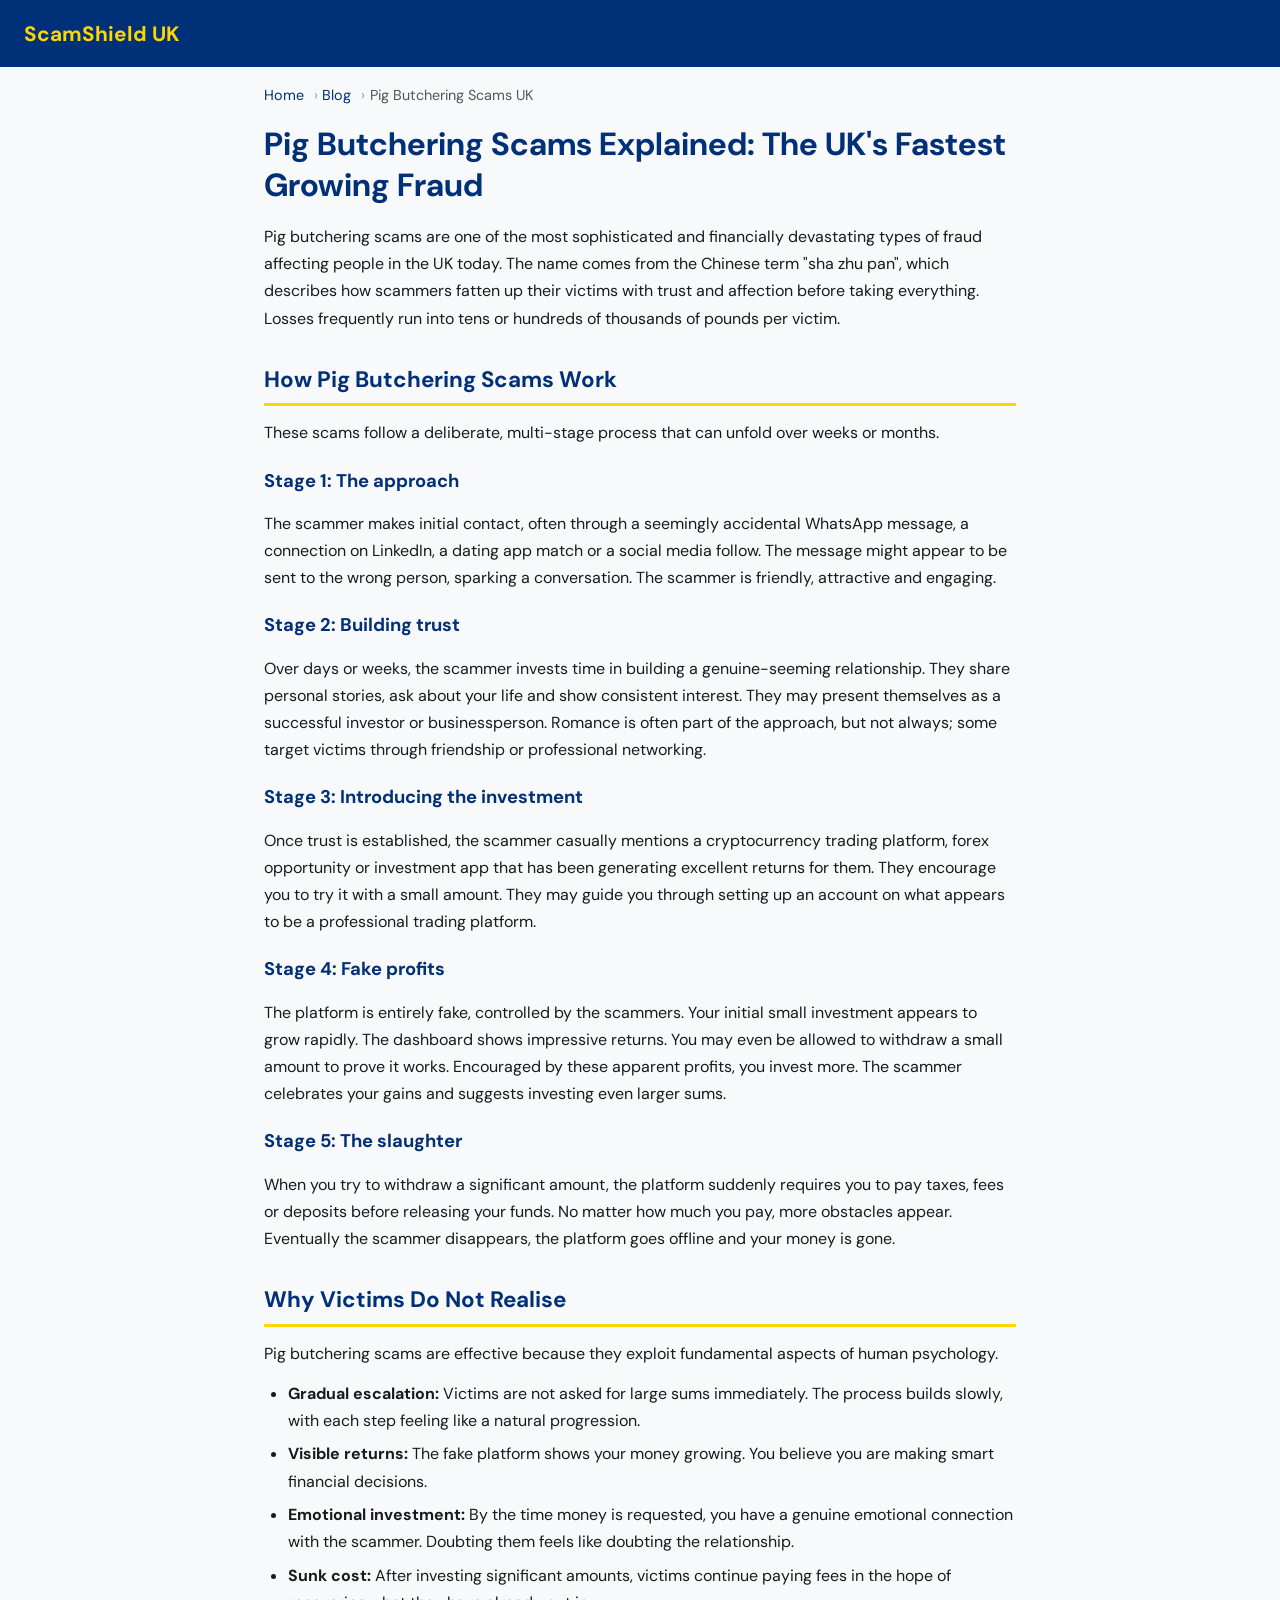
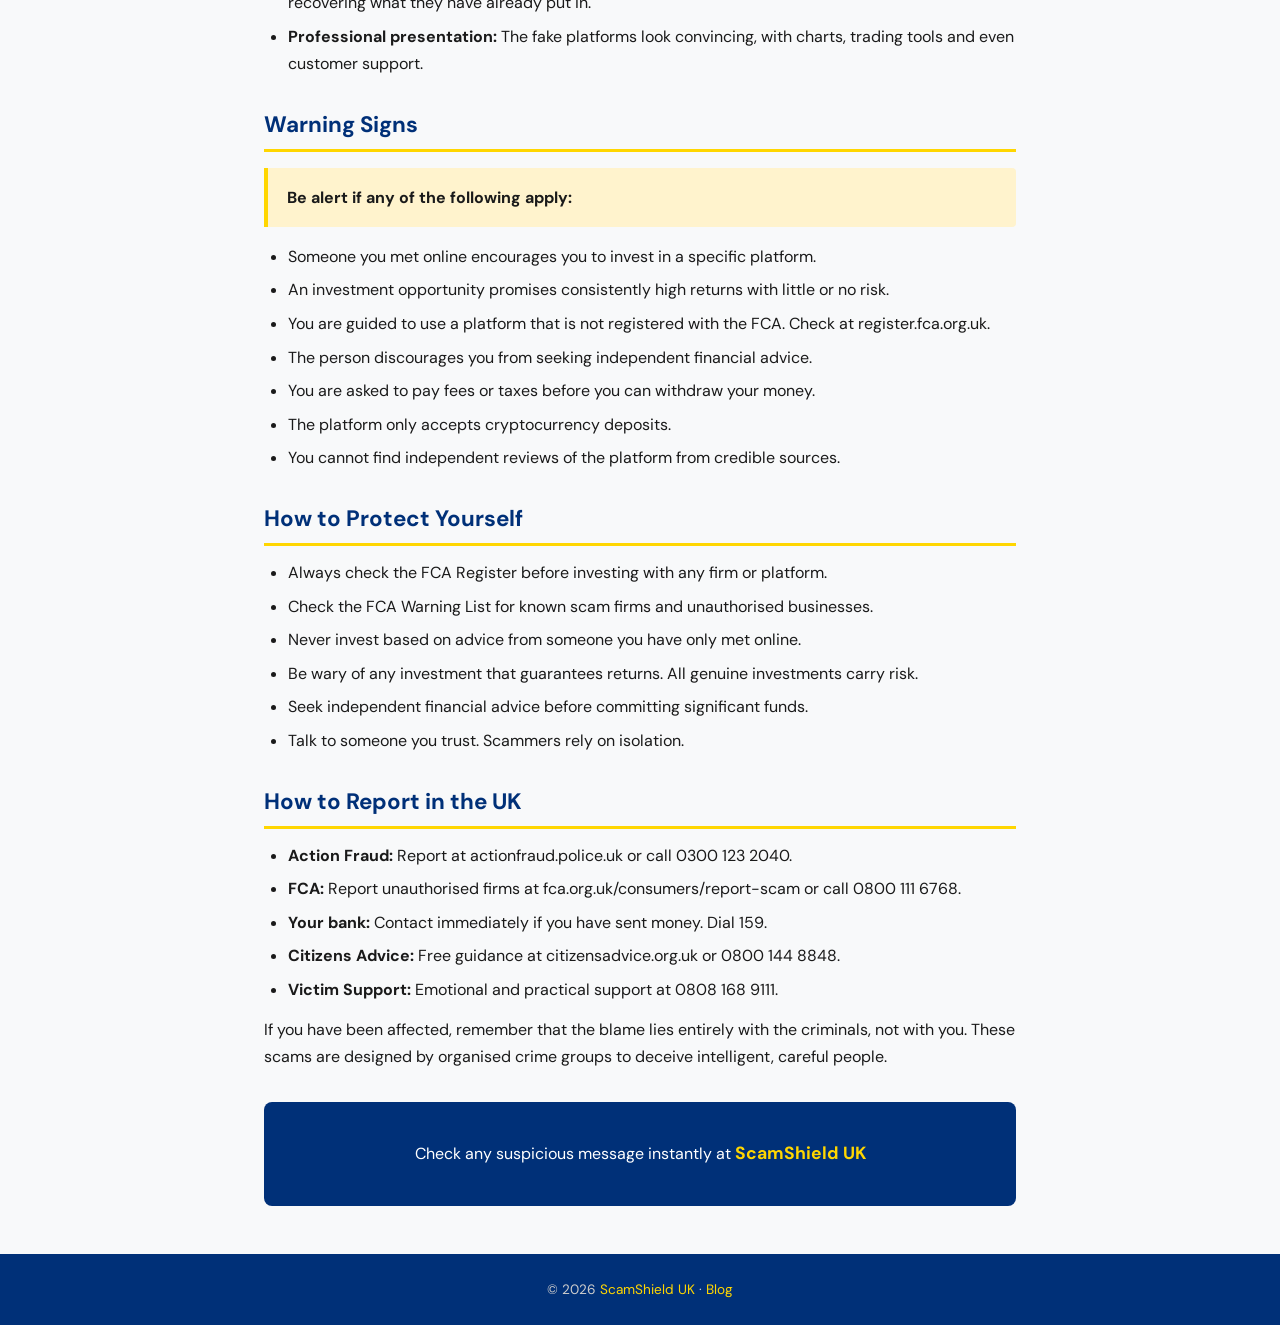
<file: blog/pig-butchering-scams-uk.html>
<!DOCTYPE html>
<html lang="en-GB">
<head>
<meta charset="UTF-8">
<meta name="viewport" content="width=device-width, initial-scale=1.0">
<title>Pig Butchering Scams Explained: The UK's Fastest Growing Fraud | ScamShield UK</title>
<meta name="description" content="What pig butchering scams are, how they work through fake crypto and forex platforms, warning signs to spot them, and how to report them in the UK.">
<meta name="robots" content="index, follow">
<link rel="canonical" href="https://scamshield.org.uk/blog/pig-butchering-scams-uk.html">
<meta property="og:title" content="Pig Butchering Scams Explained: The UK's Fastest Growing Fraud">
<meta property="og:description" content="How pig butchering scams work, why victims don't realise, and how to protect yourself in the UK.">
<meta property="og:url" content="https://scamshield.org.uk/blog/pig-butchering-scams-uk.html">
<meta property="og:type" content="article">
<meta property="og:site_name" content="ScamShield UK">
<link rel="preconnect" href="https://fonts.googleapis.com">
<link href="https://fonts.googleapis.com/css2?family=DM+Sans:wght@400;500;700&display=swap" rel="stylesheet">
<script type="application/ld+json">
{
  "@context": "https://schema.org",
  "@type": "Article",
  "headline": "Pig Butchering Scams Explained: The UK's Fastest Growing Fraud",
  "author": {"@type": "Organization", "name": "ScamShield UK"},
  "publisher": {"@type": "Organization", "name": "ScamShield UK"},
  "datePublished": "2026-03-24",
  "dateModified": "2026-03-24",
  "description": "What pig butchering scams are, how they work, and how to report them in the UK.",
  "mainEntityOfPage": "https://scamshield.org.uk/blog/pig-butchering-scams-uk.html"
}
</script>
<style>
*{margin:0;padding:0;box-sizing:border-box}
body{font-family:'DM Sans',sans-serif;color:#1a1a1a;line-height:1.7;background:#f8f9fa}
a{color:#003078;text-decoration:none}
a:hover{text-decoration:underline}
header{background:#003078;color:#fff;padding:1rem 1.5rem}
header .brand{font-size:1.3rem;font-weight:700;color:#FFD600}
nav.breadcrumb{max-width:800px;margin:1rem auto;padding:0 1.5rem;font-size:.9rem;color:#555}
nav.breadcrumb a{margin-right:.3rem}
nav.breadcrumb span{margin:0 .3rem;color:#999}
main{max-width:800px;margin:0 auto 2rem;padding:0 1.5rem}
article h1{font-size:2rem;color:#003078;margin:1rem 0;line-height:1.3}
article h2{font-size:1.4rem;color:#003078;margin:1.8rem 0 .8rem;border-bottom:3px solid #FFD600;padding-bottom:.3rem}
article h3{font-size:1.15rem;color:#003078;margin:1.2rem 0 .5rem}
article p{margin:.8rem 0}
article ul,article ol{margin:.8rem 0 .8rem 1.5rem}
article li{margin:.4rem 0}
.cta-box{background:#003078;color:#fff;padding:1.5rem 2rem;border-radius:8px;text-align:center;margin:2rem 0}
.cta-box a{color:#FFD600;font-weight:700;font-size:1.1rem}
.warning{background:#FFF3CD;border-left:4px solid #FFD600;padding:1rem 1.2rem;margin:1rem 0;border-radius:0 4px 4px 0}
footer{background:#003078;color:#ccc;text-align:center;padding:1.5rem;font-size:.85rem;margin-top:3rem}
footer a{color:#FFD600}
@media(max-width:600px){article h1{font-size:1.5rem}article h2{font-size:1.2rem}main{padding:0 1rem}}
</style>
</head>
<body>
<header><a href="https://scamshield.org.uk" class="brand">ScamShield UK</a></header>
<nav class="breadcrumb"><a href="https://scamshield.org.uk">Home</a><span>&rsaquo;</span><a href="/blog/">Blog</a><span>&rsaquo;</span>Pig Butchering Scams UK</nav>
<main>
<article>
<h1>Pig Butchering Scams Explained: The UK's Fastest Growing Fraud</h1>
<p>Pig butchering scams are one of the most sophisticated and financially devastating types of fraud affecting people in the UK today. The name comes from the Chinese term "sha zhu pan", which describes how scammers fatten up their victims with trust and affection before taking everything. Losses frequently run into tens or hundreds of thousands of pounds per victim.</p>

<h2>How Pig Butchering Scams Work</h2>
<p>These scams follow a deliberate, multi-stage process that can unfold over weeks or months.</p>

<h3>Stage 1: The approach</h3>
<p>The scammer makes initial contact, often through a seemingly accidental WhatsApp message, a connection on LinkedIn, a dating app match or a social media follow. The message might appear to be sent to the wrong person, sparking a conversation. The scammer is friendly, attractive and engaging.</p>

<h3>Stage 2: Building trust</h3>
<p>Over days or weeks, the scammer invests time in building a genuine-seeming relationship. They share personal stories, ask about your life and show consistent interest. They may present themselves as a successful investor or businessperson. Romance is often part of the approach, but not always; some target victims through friendship or professional networking.</p>

<h3>Stage 3: Introducing the investment</h3>
<p>Once trust is established, the scammer casually mentions a cryptocurrency trading platform, forex opportunity or investment app that has been generating excellent returns for them. They encourage you to try it with a small amount. They may guide you through setting up an account on what appears to be a professional trading platform.</p>

<h3>Stage 4: Fake profits</h3>
<p>The platform is entirely fake, controlled by the scammers. Your initial small investment appears to grow rapidly. The dashboard shows impressive returns. You may even be allowed to withdraw a small amount to prove it works. Encouraged by these apparent profits, you invest more. The scammer celebrates your gains and suggests investing even larger sums.</p>

<h3>Stage 5: The slaughter</h3>
<p>When you try to withdraw a significant amount, the platform suddenly requires you to pay taxes, fees or deposits before releasing your funds. No matter how much you pay, more obstacles appear. Eventually the scammer disappears, the platform goes offline and your money is gone.</p>

<h2>Why Victims Do Not Realise</h2>
<p>Pig butchering scams are effective because they exploit fundamental aspects of human psychology.</p>
<ul>
<li><strong>Gradual escalation:</strong> Victims are not asked for large sums immediately. The process builds slowly, with each step feeling like a natural progression.</li>
<li><strong>Visible returns:</strong> The fake platform shows your money growing. You believe you are making smart financial decisions.</li>
<li><strong>Emotional investment:</strong> By the time money is requested, you have a genuine emotional connection with the scammer. Doubting them feels like doubting the relationship.</li>
<li><strong>Sunk cost:</strong> After investing significant amounts, victims continue paying fees in the hope of recovering what they have already put in.</li>
<li><strong>Professional presentation:</strong> The fake platforms look convincing, with charts, trading tools and even customer support.</li>
</ul>

<h2>Warning Signs</h2>
<div class="warning"><strong>Be alert if any of the following apply:</strong></div>
<ul>
<li>Someone you met online encourages you to invest in a specific platform.</li>
<li>An investment opportunity promises consistently high returns with little or no risk.</li>
<li>You are guided to use a platform that is not registered with the FCA. Check at register.fca.org.uk.</li>
<li>The person discourages you from seeking independent financial advice.</li>
<li>You are asked to pay fees or taxes before you can withdraw your money.</li>
<li>The platform only accepts cryptocurrency deposits.</li>
<li>You cannot find independent reviews of the platform from credible sources.</li>
</ul>

<h2>How to Protect Yourself</h2>
<ul>
<li>Always check the FCA Register before investing with any firm or platform.</li>
<li>Check the FCA Warning List for known scam firms and unauthorised businesses.</li>
<li>Never invest based on advice from someone you have only met online.</li>
<li>Be wary of any investment that guarantees returns. All genuine investments carry risk.</li>
<li>Seek independent financial advice before committing significant funds.</li>
<li>Talk to someone you trust. Scammers rely on isolation.</li>
</ul>

<h2>How to Report in the UK</h2>
<ul>
<li><strong>Action Fraud:</strong> Report at actionfraud.police.uk or call 0300 123 2040.</li>
<li><strong>FCA:</strong> Report unauthorised firms at fca.org.uk/consumers/report-scam or call 0800 111 6768.</li>
<li><strong>Your bank:</strong> Contact immediately if you have sent money. Dial 159.</li>
<li><strong>Citizens Advice:</strong> Free guidance at citizensadvice.org.uk or 0800 144 8848.</li>
<li><strong>Victim Support:</strong> Emotional and practical support at 0808 168 9111.</li>
</ul>
<p>If you have been affected, remember that the blame lies entirely with the criminals, not with you. These scams are designed by organised crime groups to deceive intelligent, careful people.</p>

<div class="cta-box">
<p>Check any suspicious message instantly at <a href="https://scamshield.org.uk">ScamShield UK</a></p>
</div>
</article>
</main>
<footer><p>&copy; 2026 <a href="https://scamshield.org.uk">ScamShield UK</a> &middot; <a href="/blog/">Blog</a></p></footer>
</body>
</html>
</file>
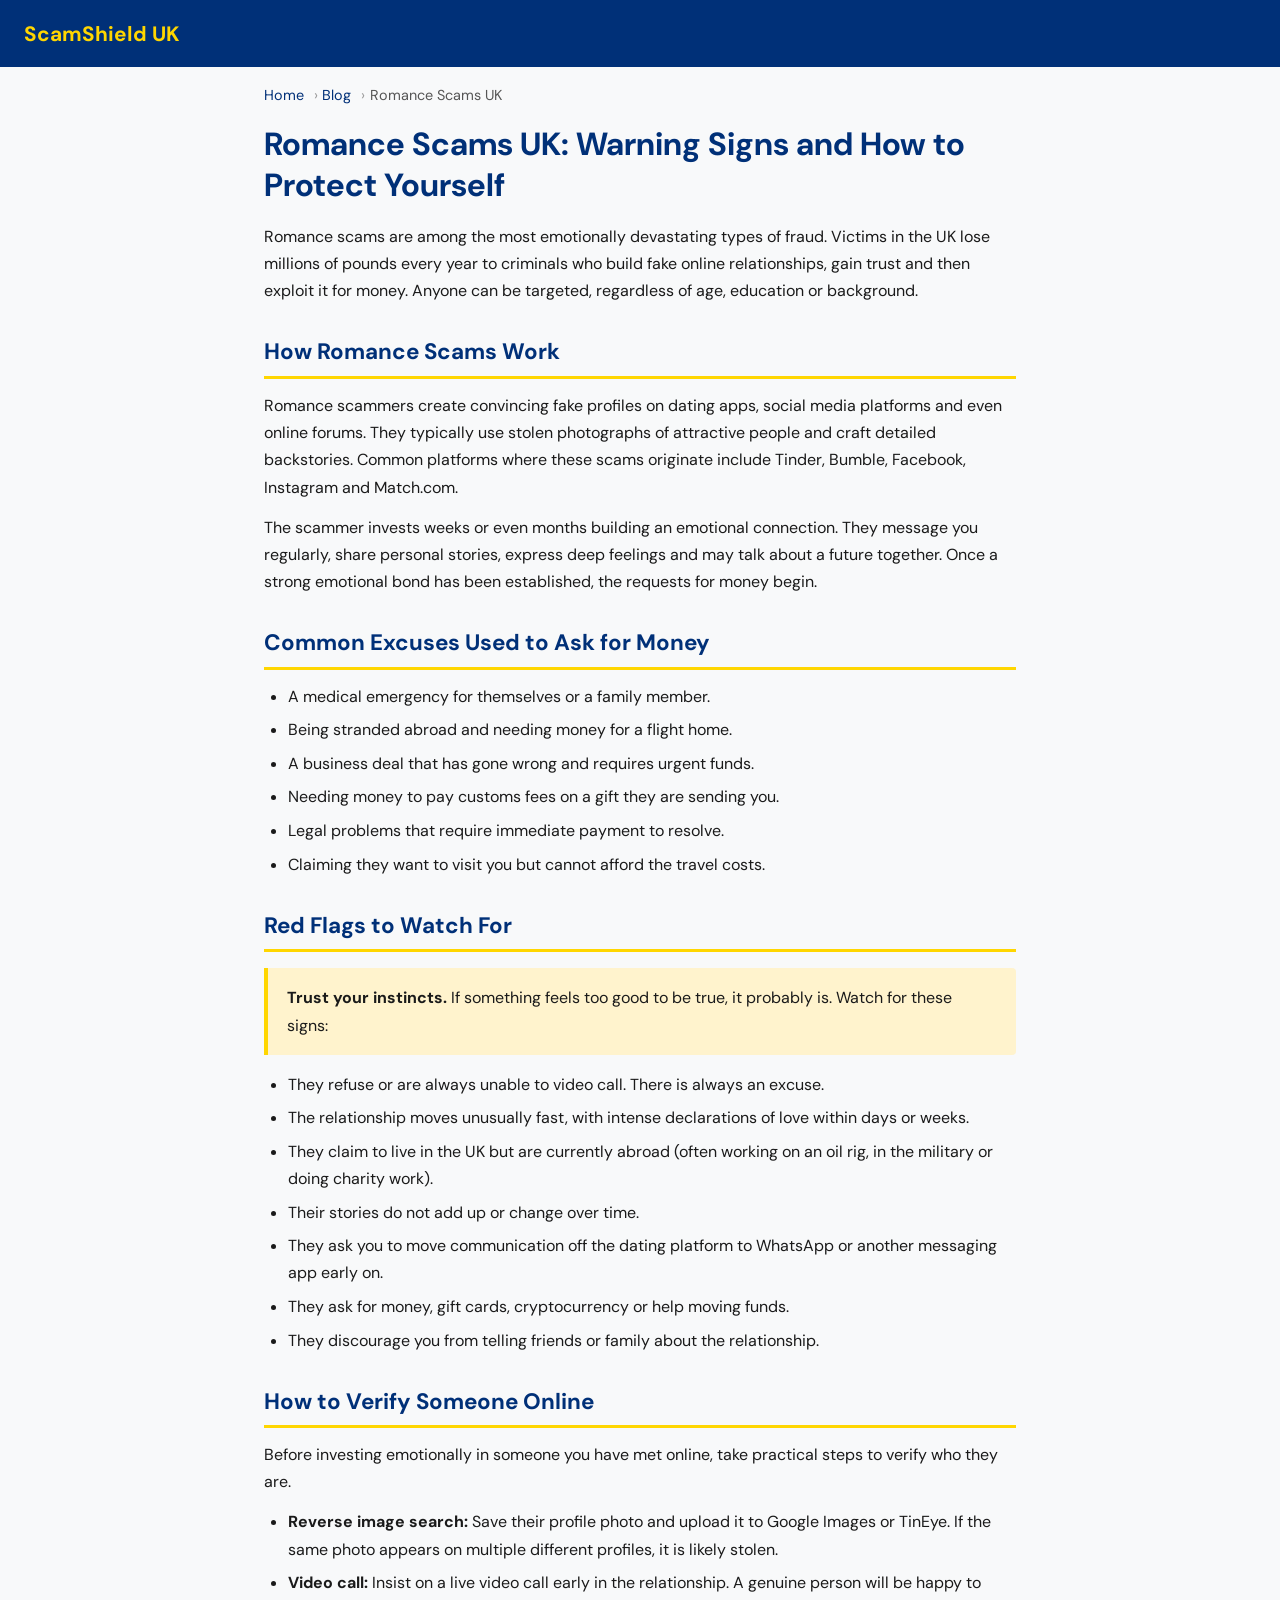
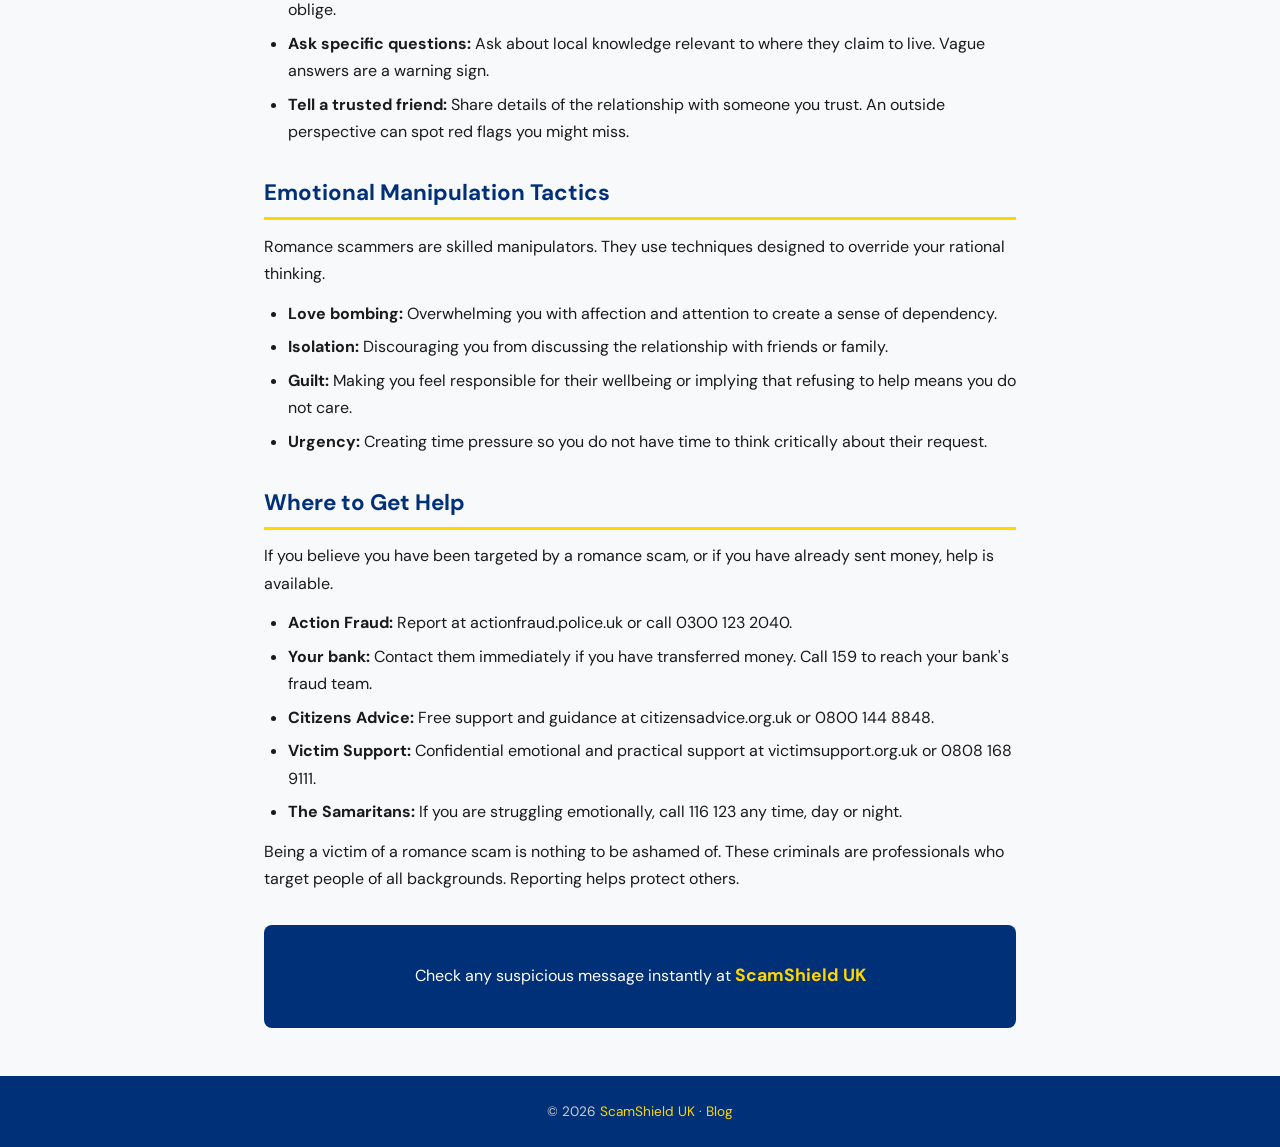
<file: blog/romance-scams-uk.html>
<!DOCTYPE html>
<html lang="en-GB">
<head>
<meta charset="UTF-8">
<meta name="viewport" content="width=device-width, initial-scale=1.0">
<title>Romance Scams UK: Warning Signs and How to Protect Yourself | ScamShield UK</title>
<meta name="description" content="How romance scams work in the UK, red flags to watch for, emotional manipulation tactics used by scammers, and where to get help if you've been a victim.">
<meta name="robots" content="index, follow">
<link rel="canonical" href="https://scamshield.org.uk/blog/romance-scams-uk.html">
<meta property="og:title" content="Romance Scams UK: Warning Signs and How to Protect Yourself">
<meta property="og:description" content="Understand how romance scams work, spot the red flags and protect yourself online.">
<meta property="og:url" content="https://scamshield.org.uk/blog/romance-scams-uk.html">
<meta property="og:type" content="article">
<meta property="og:site_name" content="ScamShield UK">
<link rel="preconnect" href="https://fonts.googleapis.com">
<link href="https://fonts.googleapis.com/css2?family=DM+Sans:wght@400;500;700&display=swap" rel="stylesheet">
<script type="application/ld+json">
{
  "@context": "https://schema.org",
  "@type": "Article",
  "headline": "Romance Scams UK: Warning Signs and How to Protect Yourself",
  "author": {"@type": "Organization", "name": "ScamShield UK"},
  "publisher": {"@type": "Organization", "name": "ScamShield UK"},
  "datePublished": "2026-03-24",
  "dateModified": "2026-03-24",
  "description": "How romance scams work in the UK, warning signs and where to get help.",
  "mainEntityOfPage": "https://scamshield.org.uk/blog/romance-scams-uk.html"
}
</script>
<style>
*{margin:0;padding:0;box-sizing:border-box}
body{font-family:'DM Sans',sans-serif;color:#1a1a1a;line-height:1.7;background:#f8f9fa}
a{color:#003078;text-decoration:none}
a:hover{text-decoration:underline}
header{background:#003078;color:#fff;padding:1rem 1.5rem}
header .brand{font-size:1.3rem;font-weight:700;color:#FFD600}
nav.breadcrumb{max-width:800px;margin:1rem auto;padding:0 1.5rem;font-size:.9rem;color:#555}
nav.breadcrumb a{margin-right:.3rem}
nav.breadcrumb span{margin:0 .3rem;color:#999}
main{max-width:800px;margin:0 auto 2rem;padding:0 1.5rem}
article h1{font-size:2rem;color:#003078;margin:1rem 0;line-height:1.3}
article h2{font-size:1.4rem;color:#003078;margin:1.8rem 0 .8rem;border-bottom:3px solid #FFD600;padding-bottom:.3rem}
article h3{font-size:1.15rem;color:#003078;margin:1.2rem 0 .5rem}
article p{margin:.8rem 0}
article ul,article ol{margin:.8rem 0 .8rem 1.5rem}
article li{margin:.4rem 0}
.cta-box{background:#003078;color:#fff;padding:1.5rem 2rem;border-radius:8px;text-align:center;margin:2rem 0}
.cta-box a{color:#FFD600;font-weight:700;font-size:1.1rem}
.warning{background:#FFF3CD;border-left:4px solid #FFD600;padding:1rem 1.2rem;margin:1rem 0;border-radius:0 4px 4px 0}
footer{background:#003078;color:#ccc;text-align:center;padding:1.5rem;font-size:.85rem;margin-top:3rem}
footer a{color:#FFD600}
@media(max-width:600px){article h1{font-size:1.5rem}article h2{font-size:1.2rem}main{padding:0 1rem}}
</style>
</head>
<body>
<header><a href="https://scamshield.org.uk" class="brand">ScamShield UK</a></header>
<nav class="breadcrumb"><a href="https://scamshield.org.uk">Home</a><span>&rsaquo;</span><a href="/blog/">Blog</a><span>&rsaquo;</span>Romance Scams UK</nav>
<main>
<article>
<h1>Romance Scams UK: Warning Signs and How to Protect Yourself</h1>
<p>Romance scams are among the most emotionally devastating types of fraud. Victims in the UK lose millions of pounds every year to criminals who build fake online relationships, gain trust and then exploit it for money. Anyone can be targeted, regardless of age, education or background.</p>

<h2>How Romance Scams Work</h2>
<p>Romance scammers create convincing fake profiles on dating apps, social media platforms and even online forums. They typically use stolen photographs of attractive people and craft detailed backstories. Common platforms where these scams originate include Tinder, Bumble, Facebook, Instagram and Match.com.</p>
<p>The scammer invests weeks or even months building an emotional connection. They message you regularly, share personal stories, express deep feelings and may talk about a future together. Once a strong emotional bond has been established, the requests for money begin.</p>

<h2>Common Excuses Used to Ask for Money</h2>
<ul>
<li>A medical emergency for themselves or a family member.</li>
<li>Being stranded abroad and needing money for a flight home.</li>
<li>A business deal that has gone wrong and requires urgent funds.</li>
<li>Needing money to pay customs fees on a gift they are sending you.</li>
<li>Legal problems that require immediate payment to resolve.</li>
<li>Claiming they want to visit you but cannot afford the travel costs.</li>
</ul>

<h2>Red Flags to Watch For</h2>
<div class="warning"><strong>Trust your instincts.</strong> If something feels too good to be true, it probably is. Watch for these signs:</div>
<ul>
<li>They refuse or are always unable to video call. There is always an excuse.</li>
<li>The relationship moves unusually fast, with intense declarations of love within days or weeks.</li>
<li>They claim to live in the UK but are currently abroad (often working on an oil rig, in the military or doing charity work).</li>
<li>Their stories do not add up or change over time.</li>
<li>They ask you to move communication off the dating platform to WhatsApp or another messaging app early on.</li>
<li>They ask for money, gift cards, cryptocurrency or help moving funds.</li>
<li>They discourage you from telling friends or family about the relationship.</li>
</ul>

<h2>How to Verify Someone Online</h2>
<p>Before investing emotionally in someone you have met online, take practical steps to verify who they are.</p>
<ul>
<li><strong>Reverse image search:</strong> Save their profile photo and upload it to Google Images or TinEye. If the same photo appears on multiple different profiles, it is likely stolen.</li>
<li><strong>Video call:</strong> Insist on a live video call early in the relationship. A genuine person will be happy to oblige.</li>
<li><strong>Ask specific questions:</strong> Ask about local knowledge relevant to where they claim to live. Vague answers are a warning sign.</li>
<li><strong>Tell a trusted friend:</strong> Share details of the relationship with someone you trust. An outside perspective can spot red flags you might miss.</li>
</ul>

<h2>Emotional Manipulation Tactics</h2>
<p>Romance scammers are skilled manipulators. They use techniques designed to override your rational thinking.</p>
<ul>
<li><strong>Love bombing:</strong> Overwhelming you with affection and attention to create a sense of dependency.</li>
<li><strong>Isolation:</strong> Discouraging you from discussing the relationship with friends or family.</li>
<li><strong>Guilt:</strong> Making you feel responsible for their wellbeing or implying that refusing to help means you do not care.</li>
<li><strong>Urgency:</strong> Creating time pressure so you do not have time to think critically about their request.</li>
</ul>

<h2>Where to Get Help</h2>
<p>If you believe you have been targeted by a romance scam, or if you have already sent money, help is available.</p>
<ul>
<li><strong>Action Fraud:</strong> Report at actionfraud.police.uk or call 0300 123 2040.</li>
<li><strong>Your bank:</strong> Contact them immediately if you have transferred money. Call 159 to reach your bank's fraud team.</li>
<li><strong>Citizens Advice:</strong> Free support and guidance at citizensadvice.org.uk or 0800 144 8848.</li>
<li><strong>Victim Support:</strong> Confidential emotional and practical support at victimsupport.org.uk or 0808 168 9111.</li>
<li><strong>The Samaritans:</strong> If you are struggling emotionally, call 116 123 any time, day or night.</li>
</ul>
<p>Being a victim of a romance scam is nothing to be ashamed of. These criminals are professionals who target people of all backgrounds. Reporting helps protect others.</p>

<div class="cta-box">
<p>Check any suspicious message instantly at <a href="https://scamshield.org.uk">ScamShield UK</a></p>
</div>
</article>
</main>
<footer><p>&copy; 2026 <a href="https://scamshield.org.uk">ScamShield UK</a> &middot; <a href="/blog/">Blog</a></p></footer>
</body>
</html>
</file>
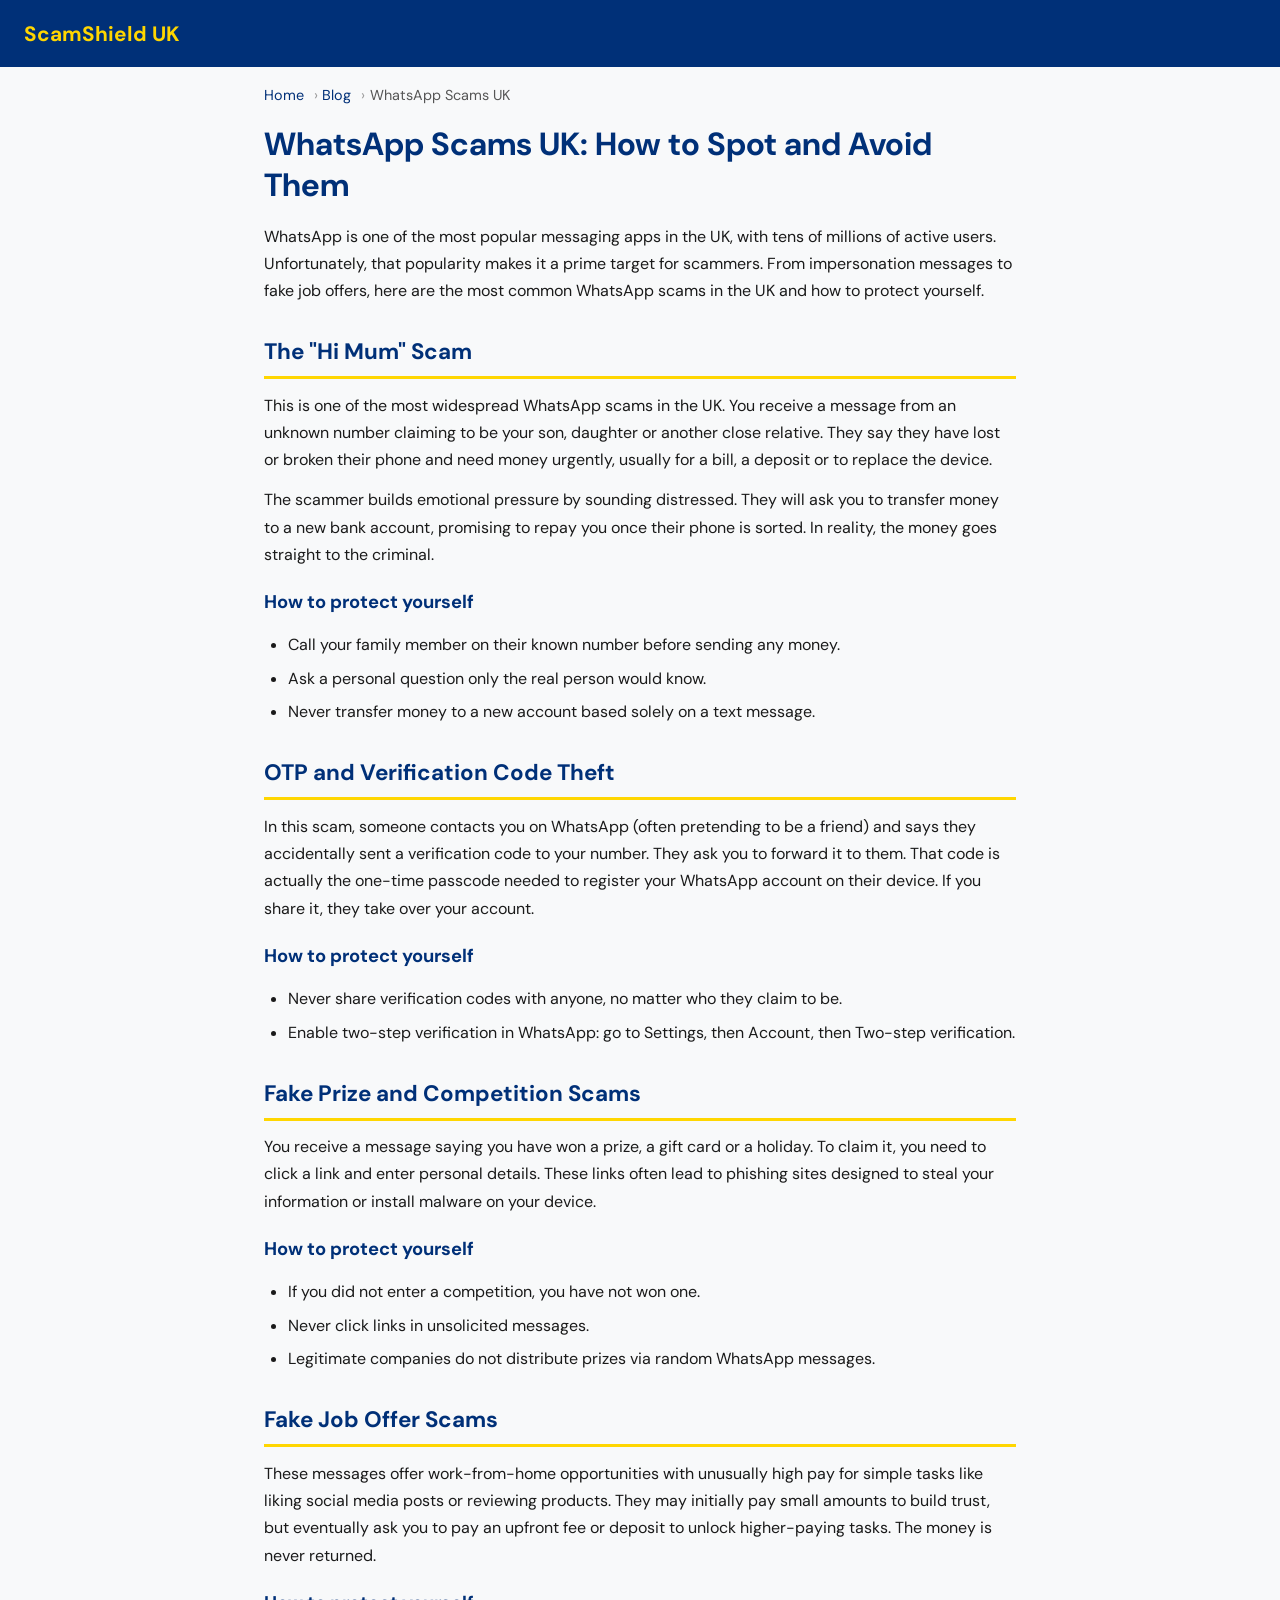
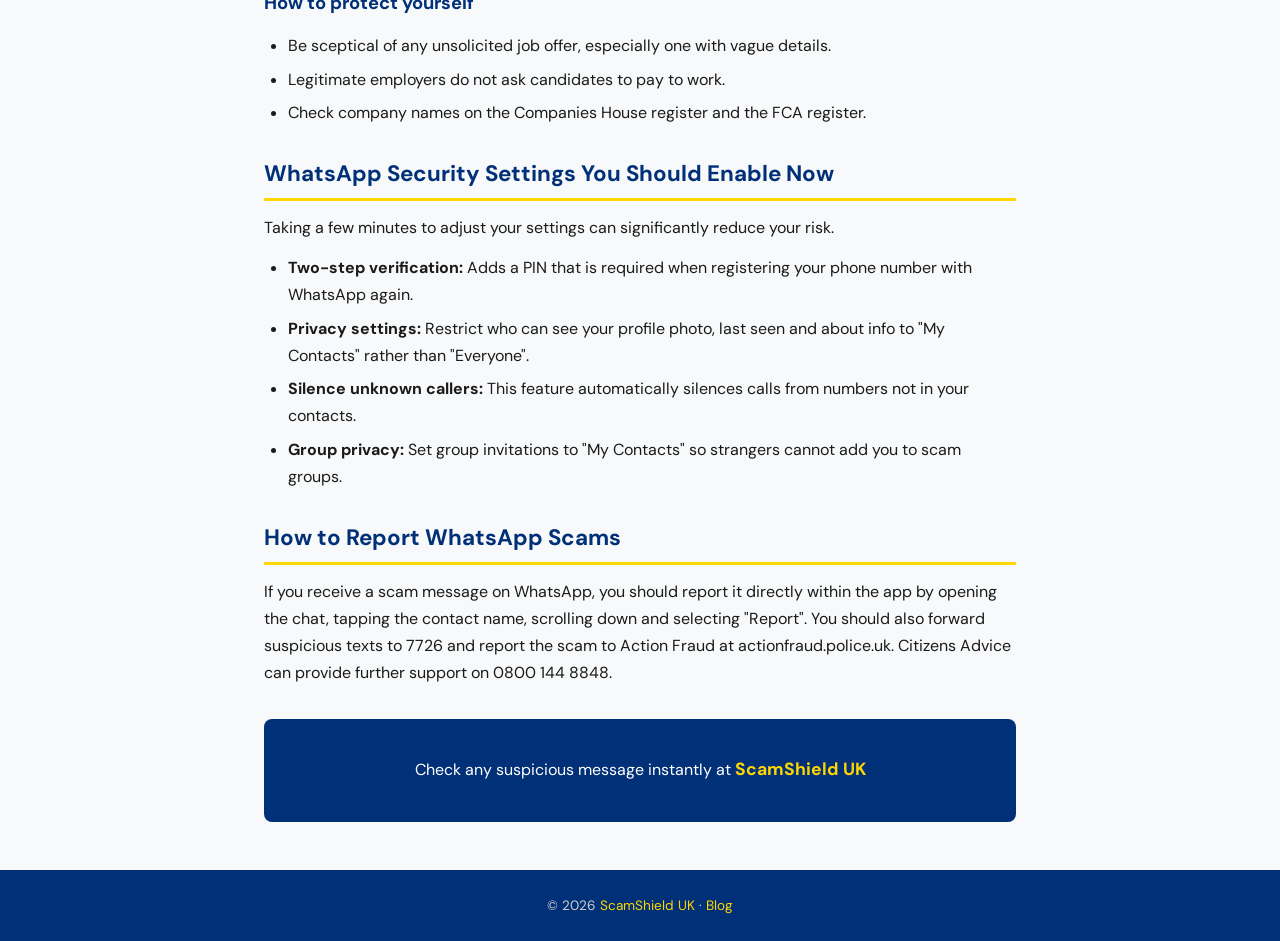
<file: blog/whatsapp-scams-uk.html>
<!DOCTYPE html>
<html lang="en-GB">
<head>
<meta charset="UTF-8">
<meta name="viewport" content="width=device-width, initial-scale=1.0">
<title>WhatsApp Scams UK: How to Spot and Avoid Them | ScamShield UK</title>
<meta name="description" content="Learn about the most common WhatsApp scams targeting people in the UK, including the hi mum scam, OTP theft and fake job offers. Practical tips to stay safe.">
<meta name="robots" content="index, follow">
<link rel="canonical" href="https://scamshield.org.uk/blog/whatsapp-scams-uk.html">
<meta property="og:title" content="WhatsApp Scams UK: How to Spot and Avoid Them">
<meta property="og:description" content="Common WhatsApp scam types in the UK and how to protect yourself from them.">
<meta property="og:url" content="https://scamshield.org.uk/blog/whatsapp-scams-uk.html">
<meta property="og:type" content="article">
<meta property="og:site_name" content="ScamShield UK">
<link rel="preconnect" href="https://fonts.googleapis.com">
<link href="https://fonts.googleapis.com/css2?family=DM+Sans:wght@400;500;700&display=swap" rel="stylesheet">
<script type="application/ld+json">
{
  "@context": "https://schema.org",
  "@type": "Article",
  "headline": "WhatsApp Scams UK: How to Spot and Avoid Them",
  "author": {"@type": "Organization", "name": "ScamShield UK"},
  "publisher": {"@type": "Organization", "name": "ScamShield UK"},
  "datePublished": "2026-03-24",
  "dateModified": "2026-03-24",
  "description": "Common WhatsApp scam types in the UK and how to protect yourself.",
  "mainEntityOfPage": "https://scamshield.org.uk/blog/whatsapp-scams-uk.html"
}
</script>
<style>
*{margin:0;padding:0;box-sizing:border-box}
body{font-family:'DM Sans',sans-serif;color:#1a1a1a;line-height:1.7;background:#f8f9fa}
a{color:#003078;text-decoration:none}
a:hover{text-decoration:underline}
header{background:#003078;color:#fff;padding:1rem 1.5rem}
header .brand{font-size:1.3rem;font-weight:700;color:#FFD600}
nav.breadcrumb{max-width:800px;margin:1rem auto;padding:0 1.5rem;font-size:.9rem;color:#555}
nav.breadcrumb a{margin-right:.3rem}
nav.breadcrumb span{margin:0 .3rem;color:#999}
main{max-width:800px;margin:0 auto 2rem;padding:0 1.5rem}
article h1{font-size:2rem;color:#003078;margin:1rem 0;line-height:1.3}
article h2{font-size:1.4rem;color:#003078;margin:1.8rem 0 .8rem;border-bottom:3px solid #FFD600;padding-bottom:.3rem}
article h3{font-size:1.15rem;color:#003078;margin:1.2rem 0 .5rem}
article p{margin:.8rem 0}
article ul,article ol{margin:.8rem 0 .8rem 1.5rem}
article li{margin:.4rem 0}
.cta-box{background:#003078;color:#fff;padding:1.5rem 2rem;border-radius:8px;text-align:center;margin:2rem 0}
.cta-box a{color:#FFD600;font-weight:700;font-size:1.1rem}
.warning{background:#FFF3CD;border-left:4px solid #FFD600;padding:1rem 1.2rem;margin:1rem 0;border-radius:0 4px 4px 0}
footer{background:#003078;color:#ccc;text-align:center;padding:1.5rem;font-size:.85rem;margin-top:3rem}
footer a{color:#FFD600}
@media(max-width:600px){article h1{font-size:1.5rem}article h2{font-size:1.2rem}main{padding:0 1rem}}
</style>
</head>
<body>
<header><a href="https://scamshield.org.uk" class="brand">ScamShield UK</a></header>
<nav class="breadcrumb"><a href="https://scamshield.org.uk">Home</a><span>&rsaquo;</span><a href="/blog/">Blog</a><span>&rsaquo;</span>WhatsApp Scams UK</nav>
<main>
<article>
<h1>WhatsApp Scams UK: How to Spot and Avoid Them</h1>
<p>WhatsApp is one of the most popular messaging apps in the UK, with tens of millions of active users. Unfortunately, that popularity makes it a prime target for scammers. From impersonation messages to fake job offers, here are the most common WhatsApp scams in the UK and how to protect yourself.</p>

<h2>The "Hi Mum" Scam</h2>
<p>This is one of the most widespread WhatsApp scams in the UK. You receive a message from an unknown number claiming to be your son, daughter or another close relative. They say they have lost or broken their phone and need money urgently, usually for a bill, a deposit or to replace the device.</p>
<p>The scammer builds emotional pressure by sounding distressed. They will ask you to transfer money to a new bank account, promising to repay you once their phone is sorted. In reality, the money goes straight to the criminal.</p>
<h3>How to protect yourself</h3>
<ul>
<li>Call your family member on their known number before sending any money.</li>
<li>Ask a personal question only the real person would know.</li>
<li>Never transfer money to a new account based solely on a text message.</li>
</ul>

<h2>OTP and Verification Code Theft</h2>
<p>In this scam, someone contacts you on WhatsApp (often pretending to be a friend) and says they accidentally sent a verification code to your number. They ask you to forward it to them. That code is actually the one-time passcode needed to register your WhatsApp account on their device. If you share it, they take over your account.</p>
<h3>How to protect yourself</h3>
<ul>
<li>Never share verification codes with anyone, no matter who they claim to be.</li>
<li>Enable two-step verification in WhatsApp: go to Settings, then Account, then Two-step verification.</li>
</ul>

<h2>Fake Prize and Competition Scams</h2>
<p>You receive a message saying you have won a prize, a gift card or a holiday. To claim it, you need to click a link and enter personal details. These links often lead to phishing sites designed to steal your information or install malware on your device.</p>
<h3>How to protect yourself</h3>
<ul>
<li>If you did not enter a competition, you have not won one.</li>
<li>Never click links in unsolicited messages.</li>
<li>Legitimate companies do not distribute prizes via random WhatsApp messages.</li>
</ul>

<h2>Fake Job Offer Scams</h2>
<p>These messages offer work-from-home opportunities with unusually high pay for simple tasks like liking social media posts or reviewing products. They may initially pay small amounts to build trust, but eventually ask you to pay an upfront fee or deposit to unlock higher-paying tasks. The money is never returned.</p>
<h3>How to protect yourself</h3>
<ul>
<li>Be sceptical of any unsolicited job offer, especially one with vague details.</li>
<li>Legitimate employers do not ask candidates to pay to work.</li>
<li>Check company names on the Companies House register and the FCA register.</li>
</ul>

<h2>WhatsApp Security Settings You Should Enable Now</h2>
<p>Taking a few minutes to adjust your settings can significantly reduce your risk.</p>
<ul>
<li><strong>Two-step verification:</strong> Adds a PIN that is required when registering your phone number with WhatsApp again.</li>
<li><strong>Privacy settings:</strong> Restrict who can see your profile photo, last seen and about info to "My Contacts" rather than "Everyone".</li>
<li><strong>Silence unknown callers:</strong> This feature automatically silences calls from numbers not in your contacts.</li>
<li><strong>Group privacy:</strong> Set group invitations to "My Contacts" so strangers cannot add you to scam groups.</li>
</ul>

<h2>How to Report WhatsApp Scams</h2>
<p>If you receive a scam message on WhatsApp, you should report it directly within the app by opening the chat, tapping the contact name, scrolling down and selecting "Report". You should also forward suspicious texts to 7726 and report the scam to Action Fraud at actionfraud.police.uk. Citizens Advice can provide further support on 0800 144 8848.</p>

<div class="cta-box">
<p>Check any suspicious message instantly at <a href="https://scamshield.org.uk">ScamShield UK</a></p>
</div>
</article>
</main>
<footer><p>&copy; 2026 <a href="https://scamshield.org.uk">ScamShield UK</a> &middot; <a href="/blog/">Blog</a></p></footer>
</body>
</html>
</file>
<file: styles.css>
/* ═══════════════════════════════════════════════════════
   ScamShield UK — Shared Design System v2.0
   Modern Tech · Dark-first · Glassmorphism
═══════════════════════════════════════════════════════ */

/* ── DESIGN TOKENS ── */
:root {
  --grad-start: #667EEA;
  --grad-end:   #764BA2;
  --grad:       linear-gradient(135deg, #667EEA 0%, #764BA2 100%);
  --accent:     #00F5FF;
  --warn:       #FF4757;
  --success:    #2ED573;
  --bg:         #0D0D1A;
  --bg-2:       #13132B;
  --bg-3:       #1A1A35;
  --glass:      rgba(255,255,255,0.06);
  --glass-md:   rgba(255,255,255,0.10);
  --glass-bd:   rgba(255,255,255,0.12);
  --text-1:     #FFFFFF;
  --text-2:     #C0C0E0;
  --text-3:     #8888AA;
  --radius-sm:  8px;
  --radius:     12px;
  --radius-lg:  16px;
  --radius-xl:  24px;
  --header-h:   64px;
  --max-w:      1200px;
  --py:         clamp(56px, 8vw, 96px);
}

/* Light mode overrides */
[data-theme="light"] {
  --bg:       #F0F0FF;
  --bg-2:     #E8E8FF;
  --bg-3:     #FFFFFF;
  --glass:    rgba(0,0,0,0.04);
  --glass-md: rgba(0,0,0,0.07);
  --glass-bd: rgba(0,0,0,0.10);
  --text-1:   #1A1A2E;
  --text-2:   #444466;
  --text-3:   #777799;
}

/* ── RESET ── */
*, *::before, *::after { margin:0; padding:0; box-sizing:border-box; }
html { scroll-behavior: smooth; }
body {
  font-family: 'Inter', 'DM Sans', sans-serif;
  background: var(--bg);
  color: var(--text-1);
  -webkit-font-smoothing: antialiased;
  -moz-osx-font-smoothing: grayscale;
  line-height: 1.6;
  overflow-x: hidden;
}
img { display:block; max-width:100%; }
a { color: inherit; text-decoration: none; }
button { font-family: inherit; cursor: pointer; }

/* ── SKIP LINK ── */
.skip-link {
  position: absolute;
  top: -40px; left: 0;
  background: var(--accent);
  color: var(--bg);
  padding: 8px 16px;
  font-weight: 700;
  font-size: 14px;
  z-index: 9999;
  transition: top .2s;
  border-radius: 0 0 8px 0;
}
.skip-link:focus { top: 0; }

/* ════════════════════════════════════════
   SHARED HEADER
════════════════════════════════════════ */
.site-header {
  position: fixed;
  top: 0; left: 0; right: 0;
  height: var(--header-h);
  display: flex;
  align-items: center;
  justify-content: space-between;
  padding: 0 clamp(16px, 4vw, 36px);
  z-index: 100;
  background: #003078;
  border-bottom: 1px solid rgba(255,255,255,.1);
  box-shadow: 0 2px 12px rgba(0,0,0,.3);
  transition: background .3s, border-color .3s, box-shadow .3s;
}
.site-header--scrolled {
  background: #003078;
  backdrop-filter: blur(16px);
  -webkit-backdrop-filter: blur(16px);
  border-bottom: 1px solid rgba(255,255,255,.1);
  box-shadow: 0 4px 24px rgba(0,0,0,.3);
}
[data-theme="light"] .site-header--scrolled {
  background: #003078;
}

/* Logo */
.site-logo {
  display: flex;
  align-items: center;
  gap: 10px;
  text-decoration: none;
  flex-shrink: 0;
}
.site-logo svg { width: 34px; height: 34px; flex-shrink: 0; }
.site-logo-text {
  font-size: 18px;
  font-weight: 800;
  color: #FFD600;
  letter-spacing: -.3px;
  line-height: 1;
  text-shadow: 0 1px 3px rgba(0,0,0,.4);
}
.site-logo-text em {
  font-style: normal;
  color: #ffffff;
  background: none;
  -webkit-background-clip: unset;
  -webkit-text-fill-color: #FFD600;
  background-clip: unset;
}
.site-logo-tld {
  font-size: 10px;
  font-weight: 700;
  color: #FFD600;
  opacity: .85;
  margin-left: 1px;
}

/* Desktop nav */
.site-nav {
  display: none;
  align-items: center;
  gap: 4px;
  list-style: none;
}
@media (min-width: 768px) { .site-nav { display: flex; } }
.site-nav a {
  padding: 7px 14px;
  font-size: 14px;
  font-weight: 500;
  color: var(--text-2);
  border-radius: var(--radius-sm);
  transition: color .2s, background .2s;
}
.site-nav a:hover,
.site-nav a.active { color: var(--text-1); background: var(--glass); }
.site-nav .nav-cta {
  background: var(--grad) !important;
  color: #fff !important;
  font-weight: 700;
  box-shadow: 0 4px 16px rgba(102,126,234,0.4);
  margin-left: 8px;
}
.site-nav .nav-cta:hover {
  transform: translateY(-1px);
  box-shadow: 0 6px 24px rgba(102,126,234,0.55) !important;
}

/* Dark mode toggle in header (replaces hamburger) */
.nav-dm-btn {
  background: rgba(255,255,255,.1);
  border: 1px solid rgba(255,255,255,.2);
  border-radius: 50%;
  width: 34px;
  height: 34px;
  display: flex;
  align-items: center;
  justify-content: center;
  font-size: 16px;
  cursor: pointer;
  color: #fff;
  flex-shrink: 0;
  transition: background .2s;
}
.nav-dm-btn:hover { background: rgba(255,255,255,.2); }

/* Hamburger (kept for JS compat but hidden) */
.hamburger {
  display: none !important;
  flex-direction: column;
  gap: 5px;
  background: none;
  border: none;
  padding: 8px;
  cursor: pointer;
  z-index: 201;
  flex-shrink: 0;
}
@media (min-width: 768px) { .hamburger { display: none; } }
.hamburger span {
  display: block;
  width: 22px;
  height: 2px;
  background: var(--text-1);
  border-radius: 2px;
  transition: transform .3s, opacity .3s;
  pointer-events: none;
}
.hamburger.is-open span:nth-child(1) { transform: translateY(7px) rotate(45deg); }
.hamburger.is-open span:nth-child(2) { opacity: 0; transform: scaleX(0); }
.hamburger.is-open span:nth-child(3) { transform: translateY(-7px) rotate(-45deg); }

/* ════════════════════════════════════════
   NAV OVERLAY — full-screen mobile menu
════════════════════════════════════════ */
.nav-overlay {
  position: fixed;
  top: var(--header-h);
  right: 10px;
  width: fit-content;
  min-width: 140px;
  background: rgba(0, 20, 60, 0.35);
  backdrop-filter: blur(28px) saturate(200%) brightness(1.1);
  -webkit-backdrop-filter: blur(28px) saturate(200%) brightness(1.1);
  border: 1px solid rgba(255,255,255,.2);
  border-top: 1px solid rgba(255,255,255,.3);
  border-radius: 10px;
  z-index: 200;
  display: flex;
  flex-direction: column;
  align-items: stretch;
  padding: 5px;
  gap: 3px;
  opacity: 0;
  pointer-events: none;
  transform: translateY(-6px) scale(.96);
  transition: opacity .18s, transform .18s;
  box-shadow: 0 4px 24px rgba(0,0,0,.35), 0 1px 0 rgba(255,255,255,.08) inset;
}
.nav-overlay.is-open { opacity: 1; pointer-events: all; transform: translateY(0) scale(1); }

.nav-overlay-links {
  list-style: none;
  text-align: left;
  width: 100%;
  padding: 0;
  display: flex;
  flex-direction: column;
  gap: 4px;
}
.nav-overlay-links li { border: none; }
.nav-row-btn {
  width: 100%;
  background: rgba(255,255,255,.07) !important;
  border: 1px solid rgba(255,255,255,.18) !important;
  border-radius: 6px !important;
  color: rgba(255,255,255,.92) !important;
  font-size: 12px !important;
  font-weight: 600 !important;
  padding: 7px 10px !important;
  text-align: left;
  cursor: pointer;
  display: flex;
  align-items: center;
  gap: 8px;
  font-family: inherit;
  letter-spacing: .01em;
  backdrop-filter: blur(4px);
  transition: background .15s, border-color .15s;
}
.nav-row-btn:hover, .nav-row-btn.active {
  background: rgba(255,255,255,.16) !important;
  border-color: rgba(255,255,255,.35) !important;
  color: #fff !important;
}
.nav-row-btn .nav-icon { font-size: 13px; width: 16px; flex-shrink: 0; }
.nav-overlay-links a {
  display: flex;
  align-items: center;
  gap: 16px;
  padding: 18px 0;
  font-size: 20px;
  font-weight: 600;
  color: var(--text-2);
  transition: color .2s, padding-left .2s;
}
.nav-overlay-links a:hover { color: var(--text-1); padding-left: 8px; }
.nav-icon { font-size: 22px; width: 32px; flex-shrink: 0; }

.nav-overlay-dm {
  margin-top: 0;
  display: flex;
  align-items: center;
  gap: 8px;
  padding: 7px 10px;
  background: rgba(255,255,255,.04);
  border: 1px solid rgba(255,255,255,.12);
  border-radius: 6px;
  cursor: pointer;
  color: rgba(255,255,255,.65);
  font-size: 12px;
  font-weight: 500;
  transition: background .2s;
  width: 100%;
}
.nav-overlay-dm:hover { background: var(--glass-md); color: var(--text-1); }

/* ════════════════════════════════════════
   SHARED COMPONENTS
════════════════════════════════════════ */

/* Glass card */
.glass-card {
  background: var(--glass);
  border: 1px solid var(--glass-bd);
  border-radius: var(--radius-lg);
  backdrop-filter: blur(12px);
  -webkit-backdrop-filter: blur(12px);
}

/* Buttons */
.btn-primary {
  display: inline-flex;
  align-items: center;
  gap: 8px;
  background: var(--grad);
  color: #fff;
  border: none;
  border-radius: var(--radius-sm);
  padding: 14px 28px;
  font-size: 15px;
  font-weight: 700;
  cursor: pointer;
  transition: transform .2s, box-shadow .2s;
  box-shadow: 0 4px 20px rgba(102,126,234,0.35);
  white-space: nowrap;
  text-decoration: none;
}
.btn-primary:hover { transform: translateY(-2px); box-shadow: 0 8px 32px rgba(102,126,234,0.5); }

.btn-outline {
  display: inline-flex;
  align-items: center;
  gap: 8px;
  background: transparent;
  color: var(--accent);
  border: 1.5px solid var(--accent);
  border-radius: var(--radius-sm);
  padding: 13px 28px;
  font-size: 15px;
  font-weight: 600;
  cursor: pointer;
  transition: background .2s, transform .2s;
  white-space: nowrap;
  text-decoration: none;
}
.btn-outline:hover { background: rgba(0,245,255,0.08); transform: translateY(-2px); }

/* Section helpers */
.section {
  padding: var(--py) clamp(16px, 4vw, 36px);
  max-width: var(--max-w);
  margin: 0 auto;
  width: 100%;
}
.section-centered { text-align: center; }
.section-centered .section-subtitle { margin: 0 auto 40px; }

.section-title {
  font-size: clamp(26px, 4vw, 42px);
  font-weight: 800;
  letter-spacing: -.5px;
  line-height: 1.15;
  color: var(--text-1);
  margin-bottom: 12px;
}
.section-title span {
  background: var(--grad);
  -webkit-background-clip: text;
  -webkit-text-fill-color: transparent;
  background-clip: text;
}
.section-subtitle {
  font-size: clamp(15px, 2vw, 18px);
  color: var(--text-2);
  max-width: 560px;
  line-height: 1.65;
  margin-bottom: 40px;
}

/* Tag pill */
.tag-pill {
  display: inline-block;
  padding: 4px 12px;
  border-radius: 20px;
  font-size: 11px;
  font-weight: 700;
  text-transform: uppercase;
  letter-spacing: .6px;
  background: var(--glass);
  border: 1px solid var(--glass-bd);
  color: var(--accent);
}
.tag-pill--warn { color: var(--warn); border-color: rgba(255,71,87,0.3); background: rgba(255,71,87,0.08); }

/* Scroll animations */
.animate-on-scroll {
  opacity: 0;
  transform: translateY(24px);
  transition: opacity .6s ease, transform .6s ease;
}
.animate-on-scroll.is-visible { opacity: 1; transform: translateY(0); }
@media (prefers-reduced-motion: reduce) {
  .animate-on-scroll { opacity: 1; transform: none; transition: none; }
}

/* ════════════════════════════════════════
   HERO
════════════════════════════════════════ */
.hero-wrap {
  min-height: 100dvh;
  display: flex;
  align-items: center;
  position: relative;
  overflow: hidden;
  background: var(--bg);
}
.hero-bg {
  position: absolute;
  inset: 0;
  background:
    radial-gradient(ellipse 80% 60% at 50% -10%, rgba(102,126,234,0.3) 0%, transparent 65%),
    radial-gradient(ellipse 50% 40% at 85% 70%, rgba(118,75,162,0.2) 0%, transparent 55%);
  pointer-events: none;
}
.hero-bg::after {
  content: '';
  position: absolute;
  inset: 0;
  background-image: radial-gradient(rgba(255,255,255,0.05) 1px, transparent 1px);
  background-size: 36px 36px;
}
.hero-content {
  padding: calc(var(--header-h) + var(--py)) clamp(16px, 4vw, 36px) var(--py);
  max-width: var(--max-w);
  margin: 0 auto;
  width: 100%;
  display: grid;
  grid-template-columns: 1fr;
  gap: 56px;
  align-items: center;
  position: relative;
  z-index: 1;
}
@media (min-width: 900px) { .hero-content { grid-template-columns: 1fr 1fr; } }

.hero-eyebrow {
  display: inline-flex;
  align-items: center;
  gap: 8px;
  padding: 6px 14px;
  background: rgba(0,245,255,0.08);
  border: 1px solid rgba(0,245,255,0.2);
  border-radius: 20px;
  font-size: 12px;
  font-weight: 700;
  color: var(--accent);
  letter-spacing: .4px;
  margin-bottom: 20px;
  width: fit-content;
}
.eyebrow-dot {
  width: 6px; height: 6px;
  background: var(--accent);
  border-radius: 50%;
  animation: eyebrow-pulse 2s ease-in-out infinite;
}
@keyframes eyebrow-pulse {
  0%,100%{ opacity:1; transform:scale(1); }
  50%{ opacity:.3; transform:scale(.7); }
}

.hero-title {
  font-size: clamp(32px, 5vw, 60px);
  font-weight: 900;
  line-height: 1.08;
  letter-spacing: -1.5px;
  color: var(--text-1);
  margin-bottom: 20px;
}
.hero-title span {
  background: var(--grad);
  -webkit-background-clip: text;
  -webkit-text-fill-color: transparent;
  background-clip: text;
}
.hero-sub {
  font-size: clamp(15px, 2vw, 19px);
  color: var(--text-2);
  line-height: 1.65;
  margin-bottom: 36px;
  max-width: 480px;
}
.hero-btns {
  display: flex;
  flex-wrap: wrap;
  gap: 12px;
  margin-bottom: 36px;
}
.hero-trust {
  display: flex;
  flex-wrap: wrap;
  gap: 20px;
}
.hero-trust-item {
  display: flex;
  align-items: center;
  gap: 7px;
  font-size: 13px;
  color: var(--text-3);
}
.hero-trust-icon { color: var(--success); }

/* Shield graphic */
.hero-graphic {
  display: flex;
  justify-content: center;
  align-items: center;
  position: relative;
}
.hero-shield-wrap {
  position: relative;
  width: clamp(160px, 35vw, 260px);
  animation: shield-float 4s ease-in-out infinite;
}
@keyframes shield-float {
  0%,100%{ transform: translateY(0); }
  50%{ transform: translateY(-16px); }
}
.hero-shield-wrap svg { width: 100%; height: auto; filter: drop-shadow(0 0 48px rgba(102,126,234,0.45)); }
.hero-glow {
  position: absolute;
  inset: -30%;
  background: radial-gradient(ellipse, rgba(102,126,234,0.3) 0%, transparent 65%);
  border-radius: 50%;
  animation: glow-pulse 3s ease-in-out infinite;
}
@keyframes glow-pulse { 0%,100%{ opacity:.5; } 50%{ opacity:1; } }

/* ════════════════════════════════════════
   STATS BAR
════════════════════════════════════════ */
.stats-wrap {
  background: var(--bg-2);
  border-top: 1px solid var(--glass-bd);
  border-bottom: 1px solid var(--glass-bd);
}
.stats-grid {
  display: grid;
  grid-template-columns: repeat(3, 1fr);
  max-width: var(--max-w);
  margin: 0 auto;
  padding: 0 clamp(16px, 4vw, 36px);
}
.stats-item {
  padding: 36px 16px;
  text-align: center;
  position: relative;
}
.stats-item + .stats-item::before {
  content: '';
  position: absolute;
  left: 0; top: 25%; height: 50%;
  width: 1px;
  background: var(--glass-bd);
}
.stats-num {
  font-size: clamp(28px, 4vw, 48px);
  font-weight: 900;
  background: var(--grad);
  -webkit-background-clip: text;
  -webkit-text-fill-color: transparent;
  background-clip: text;
  line-height: 1;
  margin-bottom: 6px;
  font-variant-numeric: tabular-nums;
}
.stats-label { font-size: 13px; color: var(--text-3); font-weight: 500; }

/* ════════════════════════════════════════
   SCAM ALERT TICKER
════════════════════════════════════════ */
.ticker-wrap {
  background: #120E00;
  border-top: 1px solid rgba(245,197,24,0.3);
  border-bottom: 1px solid rgba(245,197,24,0.3);
  padding: 11px 0;
  overflow: hidden;
  display: flex;
  align-items: center;
}
.ticker-badge {
  flex-shrink: 0;
  background: rgba(245,197,24,0.15);
  border-right: 1px solid rgba(245,197,24,0.2);
  padding: 0 18px;
  font-size: 10px;
  font-weight: 800;
  color: #F5C518;
  text-transform: uppercase;
  letter-spacing: 1px;
  white-space: nowrap;
  height: 100%;
  display: flex;
  align-items: center;
  gap: 6px;
  position: relative;
  z-index: 1;
}
.ticker-badge-dot {
  width: 5px; height: 5px;
  background: #F5C518;
  border-radius: 50%;
  animation: eyebrow-pulse 1.5s ease-in-out infinite;
}
.ticker-track { overflow: hidden; flex: 1; }
.ticker-inner {
  display: inline-flex;
  white-space: nowrap;
  animation: ticker-scroll 38s linear infinite;
}
.ticker-inner:hover { animation-play-state: paused; }
@keyframes ticker-scroll {
  0%   { transform: translateX(0); }
  100% { transform: translateX(-50%); }
}
.ticker-item {
  display: inline-flex;
  align-items: center;
  gap: 8px;
  padding: 0 24px;
  font-size: 13px;
  font-weight: 500;
  color: rgba(255,255,255,0.7);
}
.ticker-item::after { content: '|'; margin-left: 8px; color: rgba(245,197,24,0.25); }

/* ════════════════════════════════════════
   CHECKER SECTION (wraps existing .app)
════════════════════════════════════════ */
.checker-section {
  background: var(--bg);
  padding-top: var(--py);
  padding-bottom: var(--py);
  border-top: 1px solid var(--glass-bd);
}
.checker-header {
  max-width: var(--max-w);
  margin: 0 auto;
  padding: 0 clamp(16px, 4vw, 36px);
  margin-bottom: 24px;
  text-align: center;
}
.checker-app-wrap {
  max-width: 1200px;
  margin: 0 auto;
  padding: 0 clamp(12px, 3vw, 36px);
}

/* ════════════════════════════════════════
   POSTCODE / LOCAL SECTION
════════════════════════════════════════ */
.postcode-section {
  background: var(--bg-2);
  padding: var(--py) 0;
  border-top: 1px solid var(--glass-bd);
}
.postcode-card {
  max-width: 700px;
  margin: 0 auto;
  padding: clamp(24px, 4vw, 40px);
}
.postcode-input-row {
  display: flex;
  gap: 10px;
  margin-top: 24px;
}
.postcode-input {
  flex: 1;
  padding: 14px 18px;
  background: rgba(255,255,255,0.05);
  border: 1.5px solid var(--glass-bd);
  border-radius: var(--radius-sm);
  color: var(--text-1);
  font-family: inherit;
  font-size: 16px;
  font-weight: 700;
  letter-spacing: 2px;
  text-transform: uppercase;
  outline: none;
  transition: border-color .2s;
}
.postcode-input::placeholder { color: var(--text-3); font-weight: 400; letter-spacing: 0; font-size: 14px; }
.postcode-input:focus { border-color: var(--accent); }
[data-theme="light"] .postcode-input { background: rgba(0,0,0,0.04); color: var(--text-1); }
.postcode-results {
  margin-top: 24px;
  display: none;
}
.postcode-results.visible { display: block; }
.pc-tabs {
  display: flex;
  gap: 4px;
  background: rgba(255,255,255,0.03);
  border: 1px solid var(--glass-bd);
  border-radius: var(--radius-sm);
  padding: 4px;
  margin-bottom: 20px;
}
.pc-tab {
  flex: 1;
  padding: 10px;
  background: transparent;
  border: none;
  color: var(--text-3);
  font-size: 13px;
  font-weight: 600;
  border-radius: 6px;
  cursor: pointer;
  transition: all .2s;
  font-family: inherit;
}
.pc-tab.active { background: var(--grad); color: #fff; }
.pc-tab-content { display: none; }
.pc-tab-content.active { display: block; }
.pc-contact-link {
  display: flex;
  align-items: center;
  gap: 12px;
  padding: 14px;
  background: rgba(255,255,255,0.04);
  border-radius: 10px;
  border: 1px solid var(--glass-bd);
  text-decoration: none;
  margin-bottom: 10px;
  transition: background .2s;
}
.pc-contact-link:hover { background: rgba(255,255,255,0.08); }
.pc-contact-icon { font-size: 22px; flex-shrink: 0; }
.pc-contact-name { font-size: 14px; font-weight: 700; color: var(--text-1); }
.pc-contact-desc { font-size: 12px; color: var(--text-3); }

/* ════════════════════════════════════════
   TESTIMONIALS
════════════════════════════════════════ */
.testimonials-section {
  background: var(--bg);
  padding: var(--py) 0;
  border-top: 1px solid var(--glass-bd);
}
.testimonials-grid {
  display: grid;
  grid-template-columns: 1fr;
  gap: 20px;
}
@media (min-width: 600px) { .testimonials-grid { grid-template-columns: repeat(2, 1fr); } }
@media (min-width: 900px) { .testimonials-grid { grid-template-columns: repeat(3, 1fr); } }

.testimonial-card {
  padding: 28px;
  display: flex;
  flex-direction: column;
}
.testimonial-stars {
  color: #F5C518;
  font-size: 16px;
  letter-spacing: 2px;
  margin-bottom: 14px;
}
.testimonial-quote {
  font-size: 15px;
  line-height: 1.7;
  color: var(--text-2);
  margin-bottom: 20px;
  flex: 1;
}
.testimonial-author { display: flex; align-items: center; gap: 12px; }
.testimonial-avatar {
  width: 40px; height: 40px;
  border-radius: 50%;
  background: var(--grad);
  display: flex;
  align-items: center;
  justify-content: center;
  font-size: 15px;
  font-weight: 800;
  color: #fff;
  flex-shrink: 0;
}
.testimonial-name { font-size: 14px; font-weight: 700; color: var(--text-1); line-height: 1.3; }
.testimonial-loc  { font-size: 12px; color: var(--text-3); }
.testimonials-disclaimer {
  text-align: center;
  font-size: 11px;
  color: var(--text-3);
  margin-top: 24px;
  font-style: italic;
}

/* ════════════════════════════════════════
   BLOG PREVIEW
════════════════════════════════════════ */
.blog-preview-section {
  background: var(--bg-2);
  padding: var(--py) 0;
  border-top: 1px solid var(--glass-bd);
}
.blog-preview-grid {
  display: grid;
  grid-template-columns: 1fr;
  gap: 20px;
  margin-bottom: 32px;
}
@media (min-width: 600px) { .blog-preview-grid { grid-template-columns: repeat(2, 1fr); } }
@media (min-width: 900px) { .blog-preview-grid { grid-template-columns: repeat(3, 1fr); } }

.blog-preview-card {
  display: flex;
  flex-direction: column;
  overflow: hidden;
  text-decoration: none;
  transition: transform .2s, box-shadow .2s;
}
.blog-preview-card:hover {
  transform: translateY(-4px);
  box-shadow: 0 16px 48px rgba(0,0,0,.35);
}
.blog-card-top { height: 5px; background: var(--grad); }
.blog-card-body { padding: 22px; display: flex; flex-direction: column; flex: 1; }
.blog-card-meta {
  display: flex;
  align-items: center;
  gap: 10px;
  margin-bottom: 10px;
  flex-wrap: wrap;
}
.blog-card-time { font-size: 11px; color: var(--text-3); }
.blog-card-title {
  font-size: 16px;
  font-weight: 700;
  color: var(--text-1);
  line-height: 1.4;
  margin-bottom: 10px;
}
.blog-card-excerpt {
  font-size: 13px;
  color: var(--text-3);
  line-height: 1.6;
  flex: 1;
  margin-bottom: 16px;
}
.blog-card-link {
  font-size: 13px;
  font-weight: 700;
  color: var(--accent);
}
.blog-card-link::after { content: ' →'; }
.blog-all-link { text-align: center; }

/* ════════════════════════════════════════
   ABOUT / MISSION
════════════════════════════════════════ */
.about-section {
  background: var(--bg);
  padding: var(--py) 0;
  border-top: 1px solid var(--glass-bd);
}
.about-grid {
  display: grid;
  grid-template-columns: 1fr;
  gap: 48px;
  align-items: center;
}
@media (min-width: 768px) { .about-grid { grid-template-columns: 1fr 1fr; } }
.about-trust-list {
  list-style: none;
  margin: 20px 0 24px;
  display: flex;
  flex-direction: column;
  gap: 12px;
}
.about-trust-list li {
  display: flex;
  align-items: flex-start;
  gap: 12px;
  font-size: 14px;
  color: var(--text-2);
  line-height: 1.5;
}
.about-trust-icon { color: var(--success); flex-shrink: 0; margin-top: 2px; }
.about-disclaimer {
  background: rgba(255,71,87,0.07);
  border: 1px solid rgba(255,71,87,0.18);
  border-left: 4px solid var(--warn);
  border-radius: var(--radius-sm);
  padding: 16px;
  font-size: 12px;
  color: var(--text-2);
  line-height: 1.65;
  margin-top: 20px;
}
.about-shield-side {
  text-align: center;
  display: flex;
  flex-direction: column;
  align-items: center;
  gap: 24px;
}
.about-shield-side svg {
  width: clamp(120px, 28vw, 180px);
  filter: drop-shadow(0 0 40px rgba(102,126,234,0.4));
}
.about-stats-row {
  display: flex;
  gap: 24px;
  justify-content: center;
}
.about-stat { text-align: center; }
.about-stat-num {
  font-size: 28px;
  font-weight: 900;
  background: var(--grad);
  -webkit-background-clip: text;
  -webkit-text-fill-color: transparent;
  background-clip: text;
}
.about-stat-label { font-size: 12px; color: var(--text-3); }

/* ════════════════════════════════════════
   NEWSLETTER
════════════════════════════════════════ */
.newsletter-section {
  background: linear-gradient(135deg, #667EEA 0%, #764BA2 100%);
  padding: var(--py) 0;
  position: relative;
  overflow: hidden;
}
.newsletter-section::before {
  content: '';
  position: absolute;
  inset: 0;
  background-image: radial-gradient(rgba(255,255,255,0.07) 1px, transparent 1px);
  background-size: 28px 28px;
  pointer-events: none;
}
.newsletter-inner {
  max-width: 600px;
  margin: 0 auto;
  padding: 0 clamp(16px, 4vw, 36px);
  text-align: center;
  position: relative;
  z-index: 1;
}
.newsletter-inner .section-title { color: #fff; }
.newsletter-inner .section-title span {
  background: none;
  -webkit-text-fill-color: rgba(255,255,255,.75);
}
.newsletter-inner .section-subtitle { color: rgba(255,255,255,0.75); margin-bottom: 28px; }
.newsletter-form {
  display: flex;
  gap: 8px;
  flex-wrap: wrap;
}
.newsletter-input {
  flex: 1;
  min-width: 200px;
  padding: 14px 18px;
  background: rgba(255,255,255,0.18);
  border: 1.5px solid rgba(255,255,255,0.35);
  border-radius: var(--radius-sm);
  color: #fff;
  font-family: inherit;
  font-size: 15px;
  outline: none;
  transition: border-color .2s;
}
.newsletter-input::placeholder { color: rgba(255,255,255,0.5); }
.newsletter-input:focus { border-color: rgba(255,255,255,0.8); }
.newsletter-btn {
  background: #fff;
  color: var(--grad-start);
  border: none;
  border-radius: var(--radius-sm);
  padding: 14px 24px;
  font-family: inherit;
  font-size: 15px;
  font-weight: 700;
  cursor: pointer;
  transition: transform .2s, box-shadow .2s;
  white-space: nowrap;
}
.newsletter-btn:hover { transform: translateY(-2px); box-shadow: 0 6px 20px rgba(0,0,0,.2); }
.newsletter-note { font-size: 12px; color: rgba(255,255,255,.55); margin-top: 12px; }
.newsletter-success {
  display: none;
  background: rgba(255,255,255,.18);
  border-radius: var(--radius-sm);
  padding: 14px 20px;
  color: #fff;
  font-weight: 600;
  margin-top: 0;
}

/* ════════════════════════════════════════
   FOOTER
════════════════════════════════════════ */
.site-footer {
  background: var(--bg-2);
  border-top: 1px solid var(--glass-bd);
  padding: 48px clamp(16px, 4vw, 36px) 28px;
}
.footer-grid {
  max-width: var(--max-w);
  margin: 0 auto;
  display: grid;
  grid-template-columns: 1fr;
  gap: 36px;
  margin-bottom: 40px;
}
@media (min-width: 600px) { .footer-grid { grid-template-columns: 2fr 1fr 1fr; } }
.footer-brand-desc {
  font-size: 13px;
  color: var(--text-3);
  line-height: 1.7;
  margin-top: 12px;
  max-width: 300px;
}
.footer-heading {
  font-size: 11px;
  font-weight: 700;
  text-transform: uppercase;
  letter-spacing: 1px;
  color: var(--text-3);
  margin-bottom: 16px;
}
.footer-links {
  list-style: none;
  display: flex;
  flex-direction: column;
  gap: 10px;
}
.footer-links a {
  font-size: 14px;
  color: var(--text-2);
  transition: color .2s;
}
.footer-links a:hover { color: var(--text-1); }
.footer-bottom {
  max-width: var(--max-w);
  margin: 0 auto;
  padding-top: 24px;
  border-top: 1px solid var(--glass-bd);
  display: flex;
  flex-wrap: wrap;
  gap: 12px;
  align-items: flex-start;
  justify-content: space-between;
}
.footer-copy { font-size: 12px; color: var(--text-3); }
.footer-disclaimer { font-size: 11px; color: var(--text-3); line-height: 1.6; max-width: 600px; }

/* ════════════════════════════════════════
   BLOG POST PAGE STYLES
════════════════════════════════════════ */
.reading-progress {
  position: fixed;
  top: 0; left: 0;
  height: 3px;
  background: var(--grad);
  z-index: 9999;
  width: 0%;
  transition: width .1s linear;
}
.article-wrap {
  max-width: var(--max-w);
  margin: 0 auto;
  padding: calc(var(--header-h) + 40px) clamp(16px, 4vw, 36px) 80px;
  display: grid;
  grid-template-columns: 1fr;
  gap: 48px;
}
@media (min-width: 960px) { .article-wrap { grid-template-columns: 1fr 280px; } }

.article-header { margin-bottom: 28px; }
.article-author-bar {
  display: flex;
  flex-wrap: wrap;
  align-items: center;
  gap: 12px;
  margin-bottom: 28px;
  padding-bottom: 20px;
  border-bottom: 1px solid var(--glass-bd);
  font-size: 13px;
  color: var(--text-3);
}
.article-author-avatar {
  width: 36px; height: 36px;
  border-radius: 50%;
  background: var(--grad);
  display: flex;
  align-items: center;
  justify-content: center;
  font-weight: 800;
  color: #fff;
  font-size: 13px;
  flex-shrink: 0;
}
.article-share-btns {
  display: flex;
  gap: 8px;
  flex-wrap: wrap;
  margin-top: 36px;
  padding-top: 24px;
  border-top: 1px solid var(--glass-bd);
}
.share-btn {
  display: inline-flex;
  align-items: center;
  gap: 6px;
  padding: 8px 16px;
  border-radius: var(--radius-sm);
  font-size: 13px;
  font-weight: 600;
  cursor: pointer;
  border: none;
  transition: transform .15s, opacity .15s;
  font-family: inherit;
}
.share-btn:hover { transform: translateY(-1px); opacity: .88; }
.share-btn--x    { background: #000; color: #fff; }
.share-btn--wa   { background: #25D366; color: #fff; }
.share-btn--copy { background: var(--glass); border: 1px solid var(--glass-bd); color: var(--text-1); }

.article-toc {
  position: sticky;
  top: calc(var(--header-h) + 20px);
  background: var(--glass);
  border: 1px solid var(--glass-bd);
  border-radius: var(--radius);
  padding: 20px;
  align-self: start;
}
@media (max-width: 959px) { .article-toc { display: none; } }
.article-toc h3 {
  font-size: 11px;
  font-weight: 700;
  text-transform: uppercase;
  letter-spacing: .8px;
  color: var(--text-3);
  margin-bottom: 14px;
}
.toc-list {
  list-style: none;
  counter-reset: toc;
  display: flex;
  flex-direction: column;
  gap: 10px;
}
.toc-list li { counter-increment: toc; }
.toc-list a {
  display: flex;
  align-items: flex-start;
  gap: 10px;
  font-size: 13px;
  color: var(--text-2);
  transition: color .2s;
  line-height: 1.4;
}
.toc-list a:hover { color: var(--accent); }
.toc-list a::before {
  content: counter(toc, decimal-leading-zero);
  font-size: 10px;
  font-weight: 700;
  color: var(--text-3);
  flex-shrink: 0;
  margin-top: 3px;
}

/* Related posts on blog pages */
.related-posts-grid {
  display: grid;
  grid-template-columns: 1fr;
  gap: 16px;
  margin-top: 16px;
}
@media (min-width: 600px) { .related-posts-grid { grid-template-columns: repeat(2, 1fr); } }

/* ════════════════════════════════════════
   ABOUT PAGE
════════════════════════════════════════ */
.about-page-hero {
  min-height: 50vh;
  display: flex;
  align-items: center;
  background: radial-gradient(ellipse 80% 60% at 50% 0%, rgba(102,126,234,0.2), transparent 65%);
  padding-top: var(--header-h);
  padding-bottom: var(--py);
}
.timeline {
  position: relative;
  padding-left: 32px;
  margin: 28px 0;
}
.timeline::before {
  content: '';
  position: absolute;
  left: 9px; top: 0; bottom: 0;
  width: 2px;
  background: var(--grad);
}
.timeline-item {
  position: relative;
  margin-bottom: 28px;
}
.timeline-item::before {
  content: '';
  position: absolute;
  left: -25px; top: 5px;
  width: 12px; height: 12px;
  border-radius: 50%;
  background: var(--grad-start);
  border: 2px solid var(--bg);
}
.timeline-date { font-size: 11px; font-weight: 700; color: var(--accent); text-transform: uppercase; letter-spacing: .5px; margin-bottom: 3px; }
.timeline-title { font-size: 15px; font-weight: 700; color: var(--text-1); margin-bottom: 4px; }
.timeline-desc  { font-size: 13px; color: var(--text-2); line-height: 1.6; }

/* ════════════════════════════════════════
   BLOG INDEX PAGE
════════════════════════════════════════ */
.blog-index-wrap {
  max-width: var(--max-w);
  margin: 0 auto;
  padding: calc(var(--header-h) + var(--py)) clamp(16px, 4vw, 36px) var(--py);
}
.blog-index-grid {
  display: grid;
  grid-template-columns: 1fr;
  gap: 24px;
  margin-top: 32px;
}
@media (min-width: 640px) { .blog-index-grid { grid-template-columns: repeat(2, 1fr); } }

/* ════════════════════════════════════════
   UTILITY
════════════════════════════════════════ */
@keyframes spin { to { transform: rotate(360deg); } }
.spinner {
  width: 28px; height: 28px;
  border: 3px solid rgba(255,255,255,.1);
  border-top-color: var(--grad-start);
  border-radius: 50%;
  animation: spin .7s linear infinite;
}

/* ════════════════════════════════════════
   TOOL LAYOUT — fixed viewport, no scroll
════════════════════════════════════════ */
html, body {
  height: 100dvh;
  overflow: hidden;
}

/* Main tool area fills below header + pill nav */
.tool-main {
  position: fixed;
  top: calc(var(--header-h) + 46px);
  left: 0;
  right: 0;
  bottom: 0;
  overflow: hidden;
}

/* Each view fills the tool area */
.tool-view {
  position: absolute;
  inset: 0;
  display: none;
  overflow: hidden;
}
.tool-view.active { display: flex; flex-direction: column; }

/* Scrollable content panels (local, blog, about) */
.view-scroll {
  flex: 1;
  overflow-y: auto;
  -webkit-overflow-scrolling: touch;
  padding: clamp(20px, 4vw, 48px) clamp(16px, 4vw, 36px);
  max-width: var(--max-w);
  margin: 0 auto;
  width: 100%;
}
.view-scroll::-webkit-scrollbar { width: 4px; }
.view-scroll::-webkit-scrollbar-thumb { background: var(--glass-bd); border-radius: 2px; }

/* Tool nav tabs in header — hidden, replaced by float-pill-nav */
.tool-tabs { display: none; }
.tool-tab { display: none; }

/* ── FLOATING PILL NAV ── */
.float-pill-nav {
  position: fixed;
  top: var(--header-h);
  left: 0; right: 0;
  z-index: 99;
  display: flex;
  justify-content: center;
  gap: 8px;
  padding: 8px 16px;
  background: rgba(0, 20, 60, 0.3);
  backdrop-filter: blur(20px) saturate(180%);
  -webkit-backdrop-filter: blur(20px) saturate(180%);
  border-bottom: 1px solid rgba(255,255,255,.1);
}
.pill-btn {
  display: flex;
  align-items: center;
  gap: 6px;
  padding: 6px 16px;
  background: rgba(255,255,255,.08);
  border: 1px solid rgba(255,255,255,.15);
  border-radius: 999px;
  color: rgba(255,255,255,.75);
  font-size: 13px;
  font-weight: 600;
  cursor: pointer;
  font-family: inherit;
  white-space: nowrap;
  transition: background .2s, color .2s, box-shadow .2s, border-color .2s;
}
.pill-btn:hover {
  background: rgba(255,255,255,.15);
  color: #fff;
  border-color: rgba(255,255,255,.3);
}
.pill-btn.active {
  background: #003078;
  border-color: #FFD600;
  color: #FFD600;
  box-shadow: 0 0 12px rgba(255,214,0,.35), 0 0 4px rgba(255,214,0,.2);
}
.tool-tab-icon { font-size: 14px; }

/* Check view: .app fills the full view */
#view-check .app {
  flex: 1;
  position: relative !important;
  width: 100% !important;
  height: 100% !important;
  min-height: unset !important;
  max-width: unset !important;
  border-radius: 0 !important;
  border: none !important;
  box-shadow: none !important;
  margin: 0 !important;
}

/* Local view */
.local-card {
  max-width: 680px;
  margin: 0 auto;
}
.local-header {
  margin-bottom: 28px;
}

/* Blog view grid */
.blog-view-grid {
  display: grid;
  grid-template-columns: 1fr;
  gap: 20px;
  margin-top: 8px;
}
@media (min-width: 600px) { .blog-view-grid { grid-template-columns: repeat(2, 1fr); } }
@media (min-width: 900px) { .blog-view-grid { grid-template-columns: repeat(3, 1fr); } }

/* About view */
.about-view-grid {
  display: grid;
  grid-template-columns: 1fr;
  gap: 32px;
  max-width: 900px;
}
@media (min-width: 768px) { .about-view-grid { grid-template-columns: 3fr 2fr; } }

/* ── AREA SAFETY FAB (fixed bottom-left) ── */
.as-fab {
  position: fixed;
  bottom: 0;
  left: 0;
  z-index: 99;
  width: auto;
  height: 44px;
  border-radius: 0 8px 0 0;
  background: #003078;
  border: none;
  cursor: pointer;
  box-shadow: 0 4px 16px rgba(0,48,120,.35);
  font-size: 14px;
  font-weight: 600;
  color: #FFD600;
  display: flex;
  align-items: center;
  justify-content: center;
  gap: 6px;
  padding: 0 16px;
  font-family: inherit;
  white-space: nowrap;
  transition: transform .15s, box-shadow .15s, background .15s;
}
.as-fab-label {
  font-size: 13px;
  font-weight: 600;
  color: #FFD600;
  letter-spacing: 0.01em;
}
.as-fab:hover {
  background: #002060;
  transform: translateY(-2px);
  box-shadow: 0 6px 24px rgba(0,48,120,.45);
}
.as-fab:active {
  transform: translateY(0);
}
/* Pulse animation on first visit */
@keyframes as-pulse {
  0%,100% { box-shadow: 0 4px 16px rgba(0,48,120,.35); }
  50% { box-shadow: 0 4px 16px rgba(0,48,120,.35), 0 0 0 8px rgba(0,48,120,.15); }
}
.as-fab:not([data-unlocked]) {
  animation: as-pulse 2s ease-in-out 3;
}

@media (max-width: 600px) {
  .as-fab {
    bottom: 0;
    left: 0;
    height: 40px;
    font-size: 13px;
    padding: 0 12px;
  }
}

/* ── DARK MODE BTN IN PILL NAV ────────────────────── */
.float-pill-nav .nav-dm-btn {
  padding: 6px 10px;
  font-size: 16px;
  background: none;
  border: 1px solid rgba(255,255,255,0.15);
  border-radius: 20px;
  cursor: pointer;
  display: flex;
  align-items: center;
  line-height: 1;
}

/* ── AREA SAFETY HEADER BUTTON ────────────────────── */
.area-safety-header-btn {
  background: #003078;
  color: #FFD600;
  border: 1px solid rgba(255,255,255,0.2);
  border-radius: 20px;
  padding: 7px 14px;
  font-size: 11px;
  font-weight: 700;
  cursor: pointer;
  white-space: nowrap;
  flex-shrink: 0;
  transition: opacity .2s;
}
.area-safety-header-btn:hover { opacity: 0.9; }

/* ── AREA SAFETY POPUP ───────────────────────────── */
.area-popup-overlay {
  display: none;
  position: fixed;
  inset: 0;
  z-index: 400;
  align-items: flex-start;
  justify-content: center;
  padding-top: 80px;
  background: rgba(0,0,0,0.6);
  backdrop-filter: blur(8px);
  -webkit-backdrop-filter: blur(8px);
}
.area-popup-overlay.is-open { display: flex; }

.area-popup-modal {
  background: linear-gradient(180deg, #0a1a3a 0%, #0D0D1A 100%);
  border: 1px solid rgba(255,255,255,0.12);
  border-radius: 20px;
  padding: 28px 24px;
  width: min(90vw, 380px);
  text-align: center;
  position: relative;
  box-shadow: 0 24px 80px rgba(0,0,0,0.5);
}

.area-popup-close {
  position: absolute;
  top: 12px;
  right: 16px;
  background: none;
  border: none;
  color: #8888AA;
  font-size: 22px;
  cursor: pointer;
  line-height: 1;
}

.area-popup-title {
  color: #FFD600;
  font-size: 19px;
  margin-bottom: 6px;
  font-weight: 800;
}
.area-popup-desc {
  color: #C0C0E0;
  font-size: 13px;
  margin-bottom: 4px;
  line-height: 1.5;
}
.area-popup-sub {
  color: #8888AA;
  font-size: 12px;
  margin-bottom: 20px;
}
.area-popup-yt-btn {
  width: 100%;
  padding: 14px;
  background: #ff0000;
  color: #fff;
  border: none;
  border-radius: 10px;
  font-size: 15px;
  font-weight: 700;
  cursor: pointer;
  display: flex;
  align-items: center;
  justify-content: center;
  gap: 8px;
  margin-bottom: 12px;
}
.area-popup-yt-btn:hover { opacity: 0.9; }
.area-popup-already {
  color: #8888AA;
  font-size: 11px;
  margin-bottom: 6px;
}
.area-popup-verify-btn {
  padding: 10px 24px;
  background: rgba(255,255,255,0.08);
  border: 1px solid rgba(255,255,255,0.15);
  border-radius: 8px;
  color: #00F5FF;
  font-size: 13px;
  font-weight: 600;
  cursor: pointer;
}
.area-popup-verify-btn:hover { background: rgba(255,255,255,0.12); }

/* Unlocked state postcode input inside popup */
.area-popup-input-row {
  display: flex;
  gap: 8px;
  margin-bottom: 8px;
}
.area-popup-input-row input {
  flex: 1;
  padding: 12px 14px;
  background: rgba(255,255,255,0.06);
  border: 1px solid rgba(255,255,255,0.15);
  border-radius: 8px;
  color: #fff;
  font-size: 15px;
  font-weight: 600;
  text-transform: uppercase;
  letter-spacing: 1px;
  outline: none;
  font-family: inherit;
}
.area-popup-input-row input::placeholder { color: #8888AA; }
.area-popup-input-row button {
  padding: 12px 20px;
  background: linear-gradient(135deg, #667EEA, #764BA2);
  color: #fff;
  border: none;
  border-radius: 8px;
  font-size: 14px;
  font-weight: 700;
  cursor: pointer;
}
.area-popup-input-row button:hover { opacity: 0.9; }
</file>
